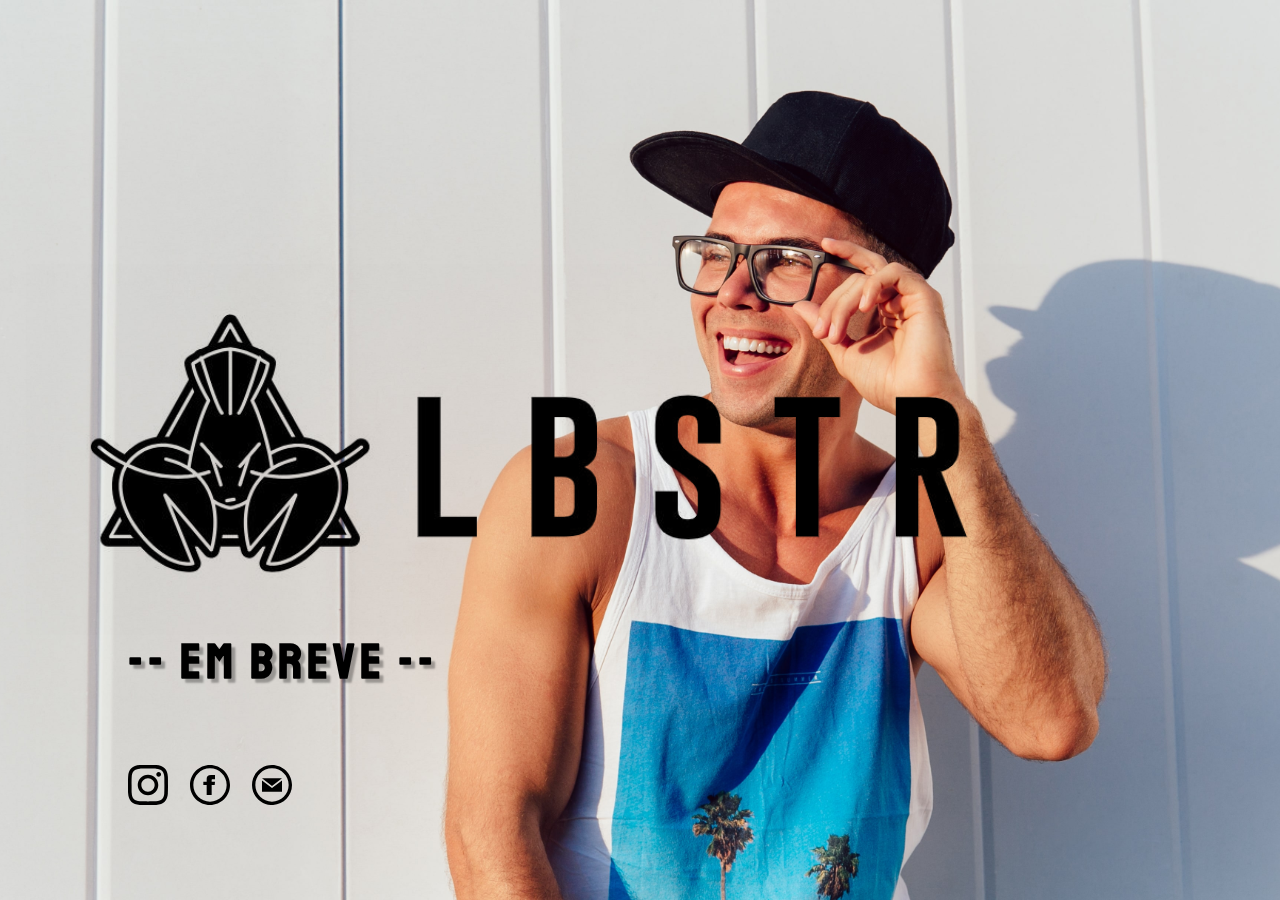
<file: lobster/index.html>
<!doctype html>
<html>
  <head>
    <meta charset="utf-8">
    <title>Lobster</title>

    <meta name="author" content="Lobster">
    <meta name="description" content="Linha completa de bonés, confecção e acessórios originais">
    <meta name="robots" content="index, follow">
    <meta name="viewport" content="width=device-width, initial-scale=1">

    <meta property="og:title" content="Lobster">
    <meta property="og:description" content="Linha completa de bonés, confecção e acessórios originais">
    <meta property="og:image" content="https://abrcoutinho.github.io/lobster/img/cap.jpg">
    <meta property="og:image:type" content="image/jpg">
    <meta property="og:image:width" content="1200">
    <meta property="og:image:height" content="630">
    <meta property='og:url' content="https://abrcoutinho.github.io/lobster">

    <!-- <link rel="icon" type="image/png" href="img/favicon.png" sizes="16x16"> -->

    <style type="text/css">
      @import url('https://fonts.googleapis.com/css?family=Staatliches');

      body { margin: 0; padding: 0; min-height: 100vh; background-image: url("img/lobster.jpg"), url("img/cap.jpg"); background-repeat: no-repeat; background-blend-mode: multiply; background-position: 10% center, center; background-size: 80vw auto, cover; font-family: 'Staatliches', cursive; }
      h1 { display: none; }
      h2 { margin: 0; position: absolute; top: 70vh; left: 10%; font-size: 50px; letter-spacing: 5px; text-shadow: 4px 4px 2px rgba(0,0,0,.3) }
      footer { position: absolute; bottom: 0; left: 0; width: 100vw; height: 15vh; }
      ul { padding: 0 0 0 10%; list-style: none; margin: 0; }
      li { display: inline-block; width: 40px; height: 40px; }
      li a { width: 100%; height: 100%; display: block; }
      li:first-child a { background: url("img/instagram.svg") no-repeat center; background-size: cover; }
      li:nth-child(2) { margin: 0 20px; }
      li:nth-child(2) a { background: url("img/facebook.svg") no-repeat center; background-size: cover; }
      li:nth-child(3) a { background: url("img/email.svg") no-repeat center; background-size: cover; }

      @media only screen and (max-width: 600px) {
        body { background-position: center; background-size: 100vw auto, cover; }
        h2 { width: 100vw; text-align: center; top: 60vh; left: 0; font-size: 10vw; }
        ul { padding: 0; text-align: center; }
      }
    </style>
  </head>

  <body>
    <h1>Lobster caps</h1>
    <h2>-- Em breve --</h2>
    <footer>
      <ul>
        <li><a href="https://www.instagram.com/uselobster/" title="Instagram" target="_blank"></a></li>
        <li><a href="https://www.facebook.com/uselobster/" title="Facebook" target="_blank"></a></li>
        <li><a href="mailto:contato@uselobster.com" title="Email"></a></li>
      </ul>
    </footer>
  </body>

</html>
</file>
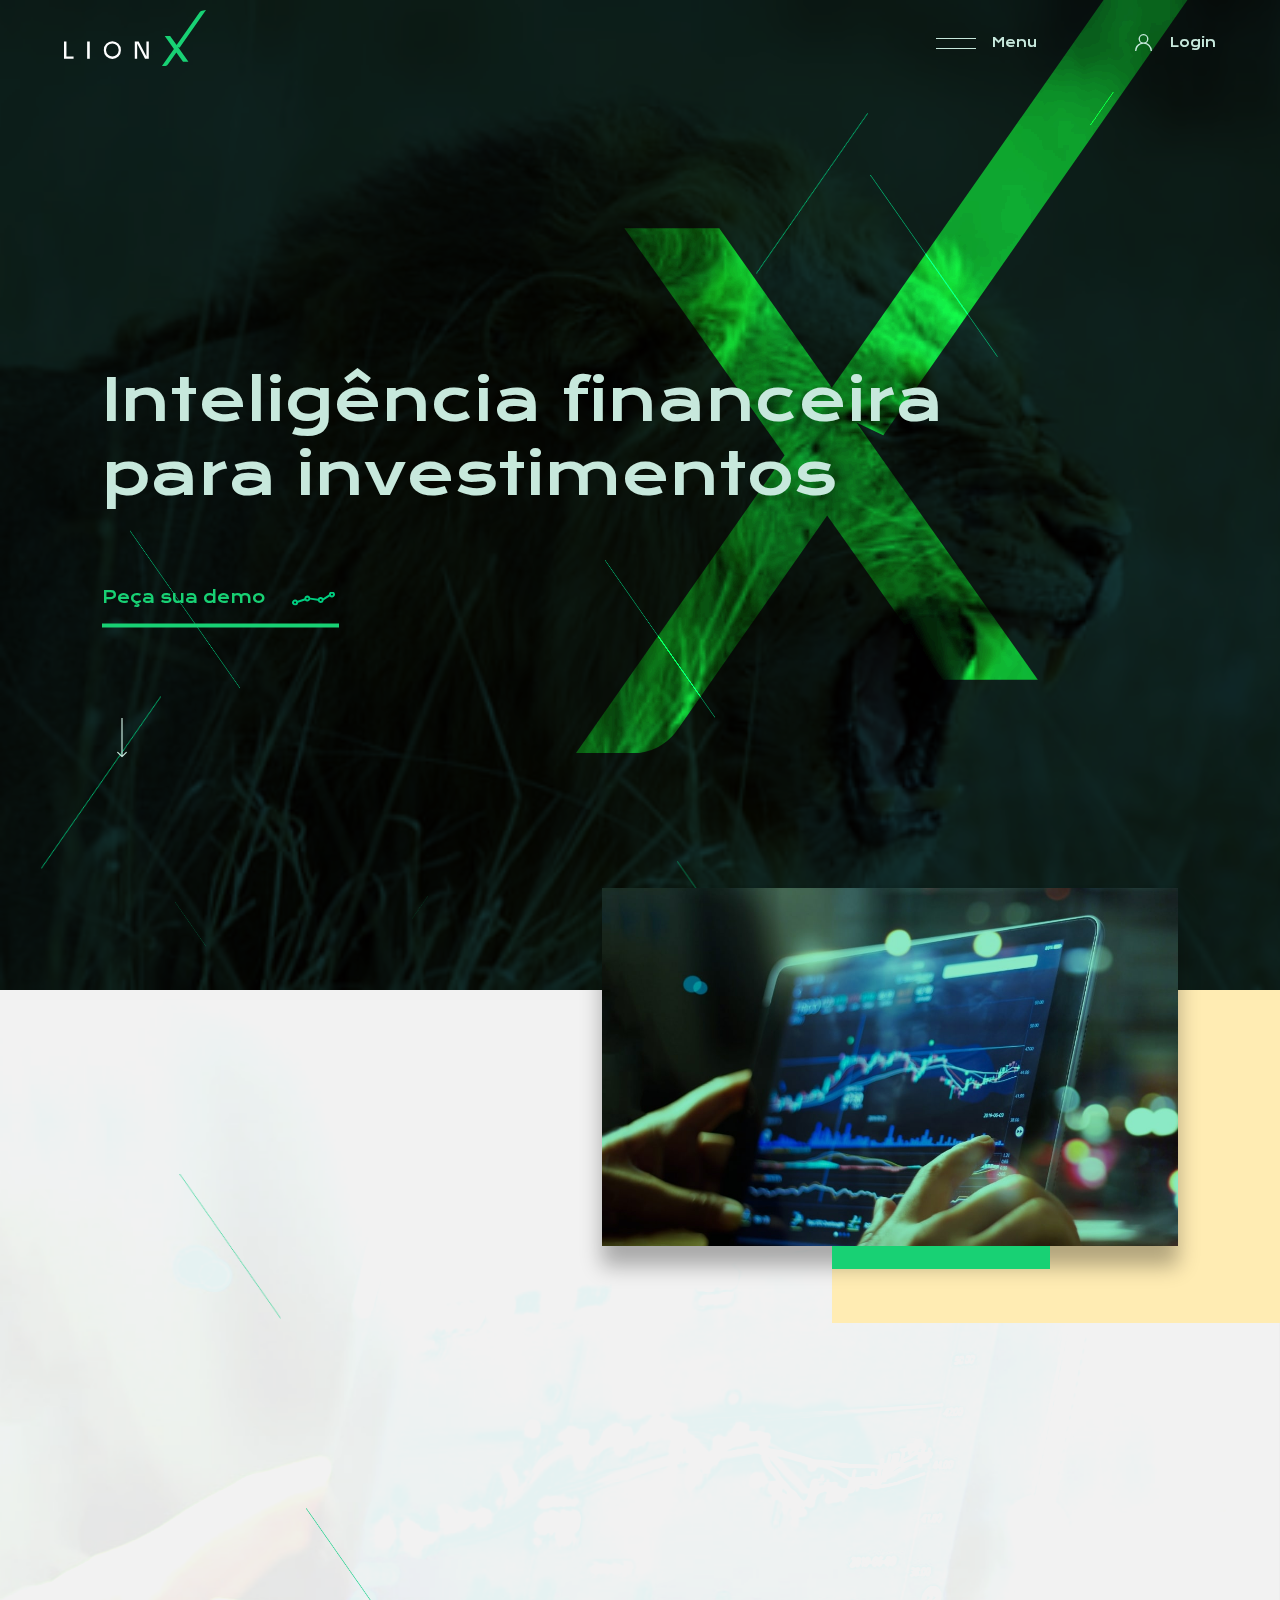
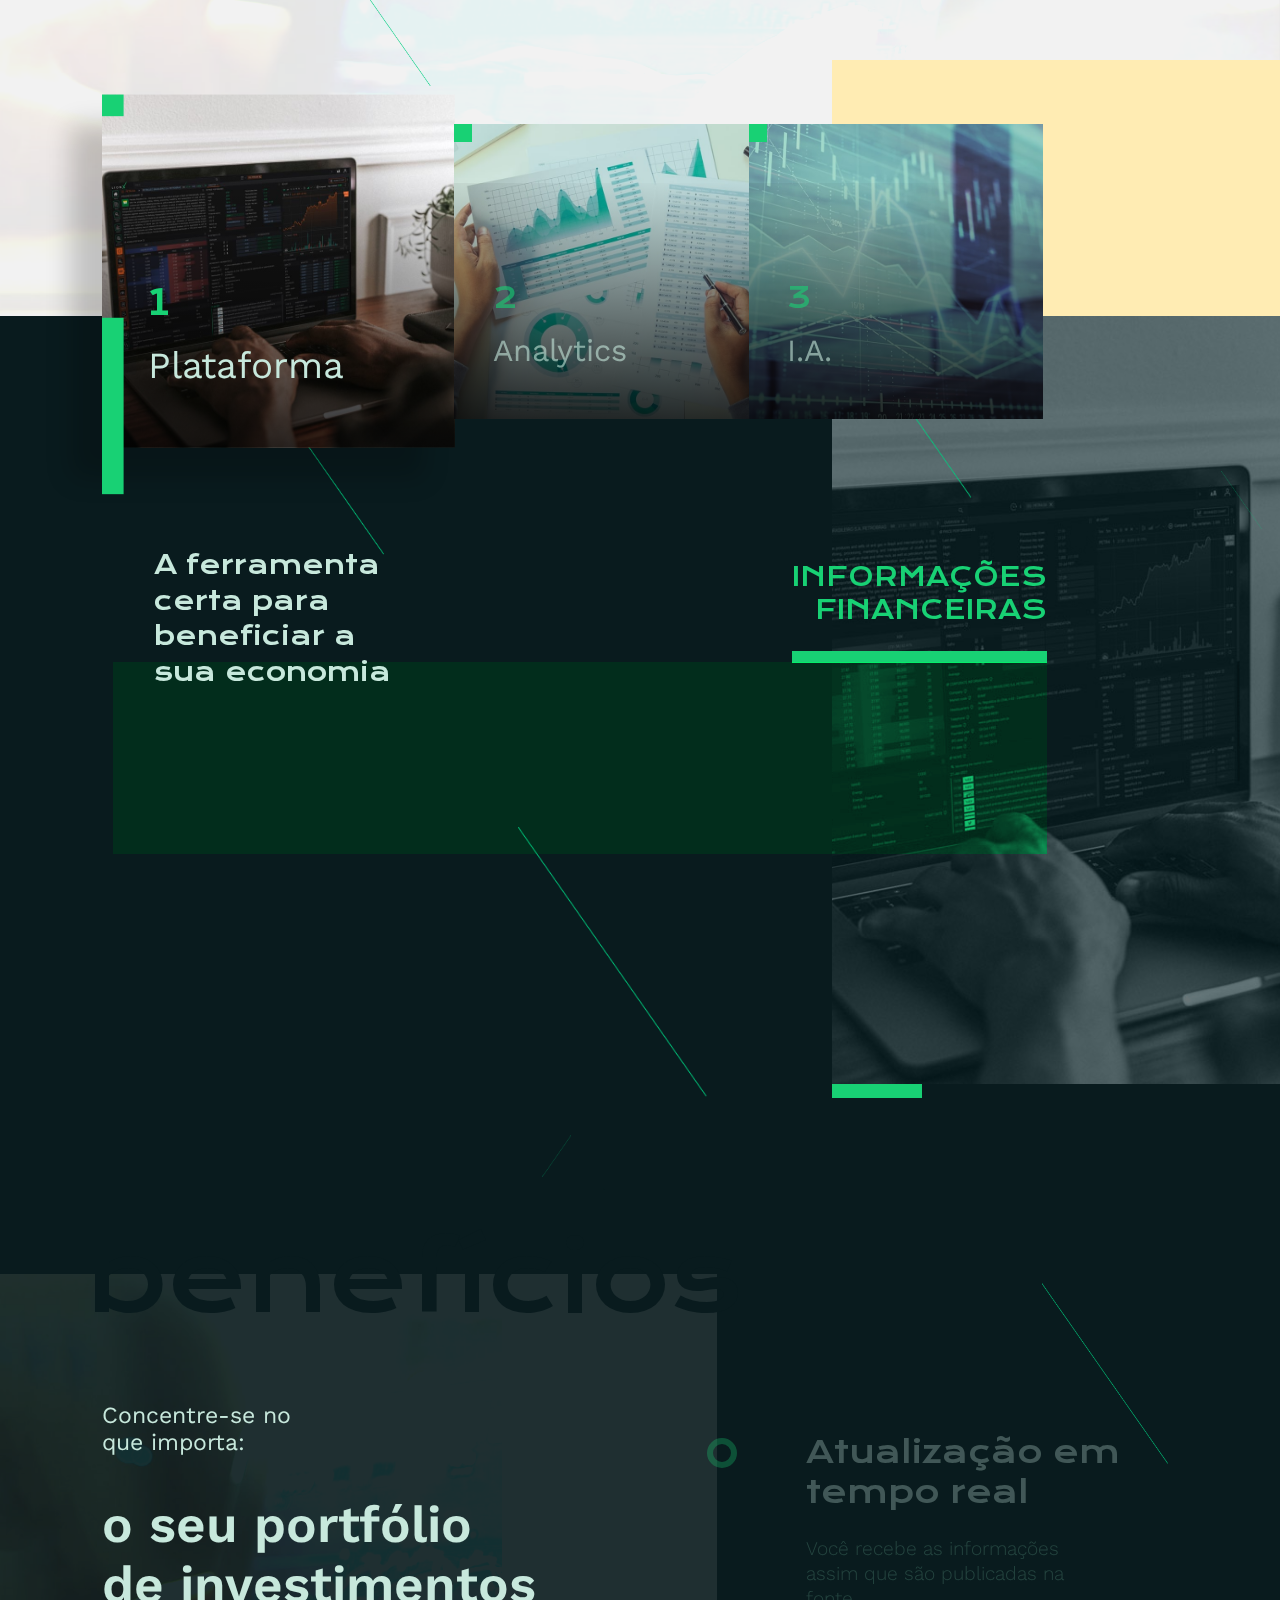
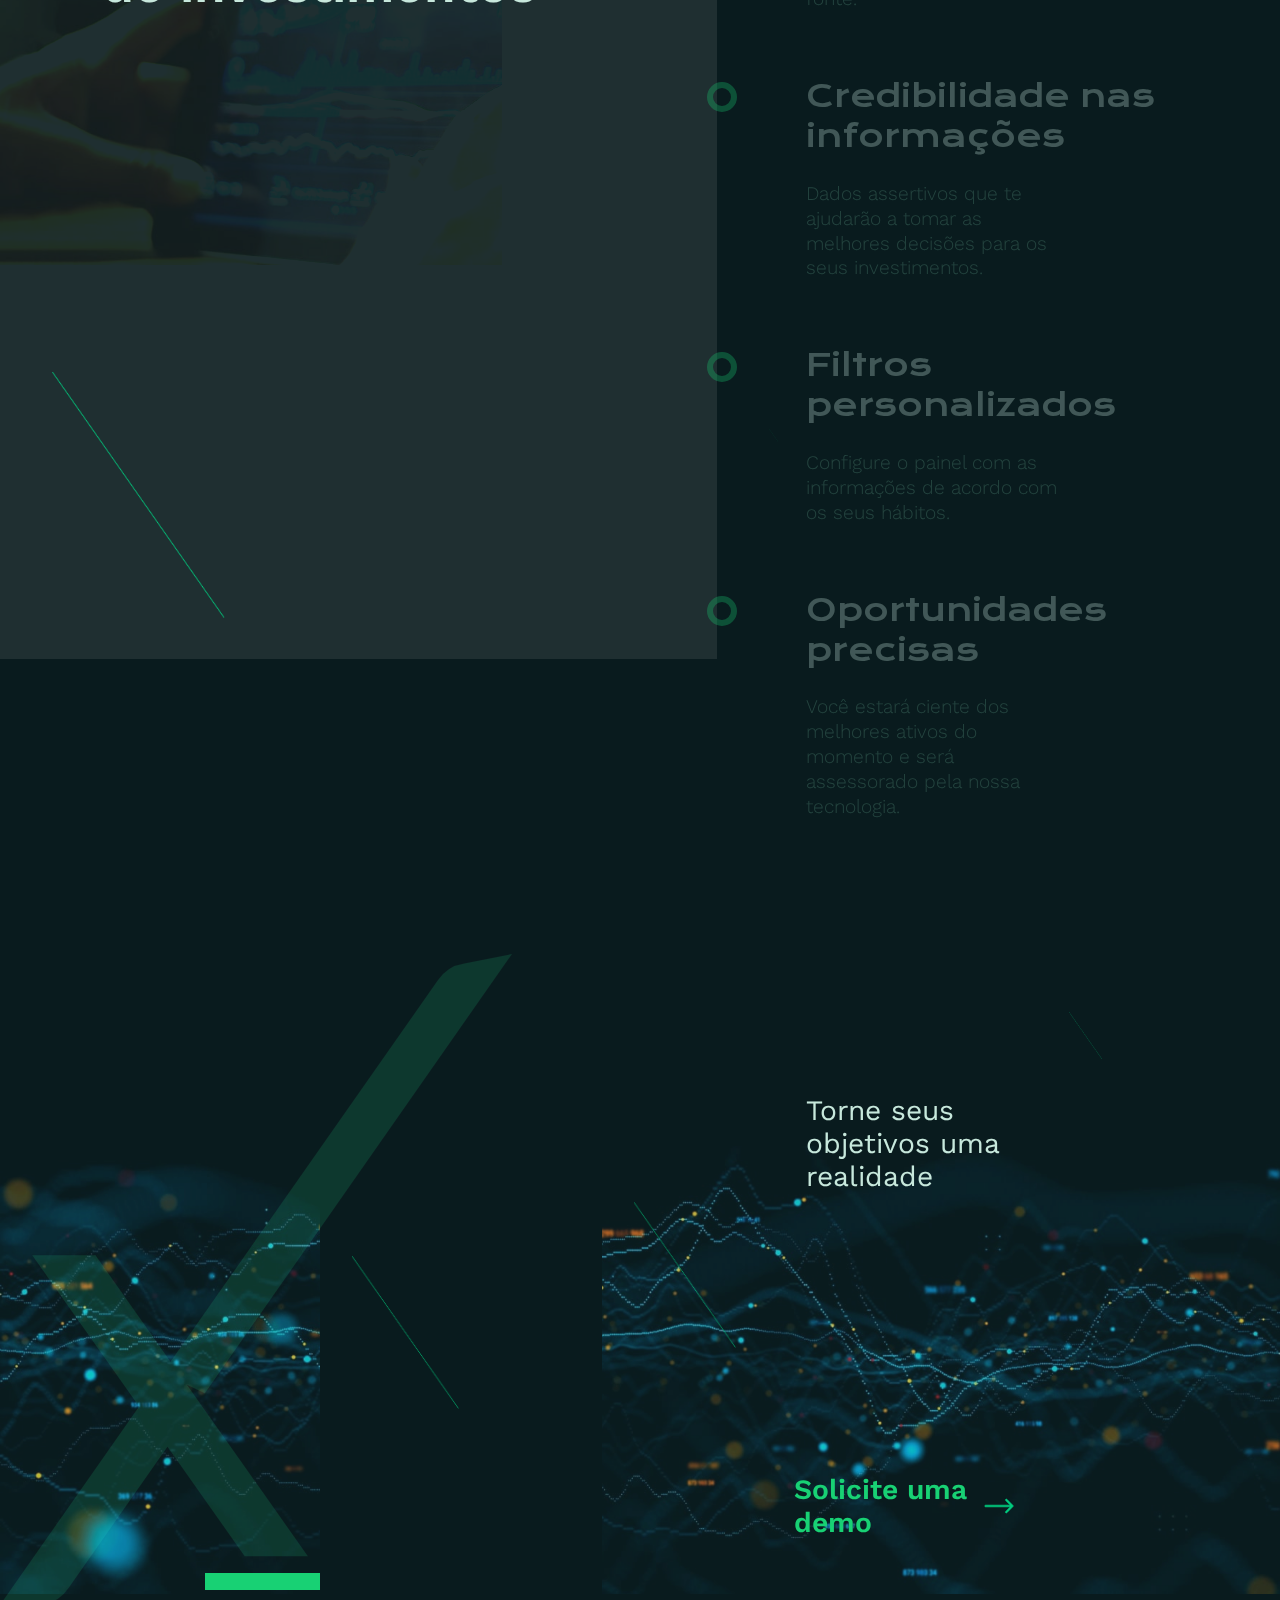
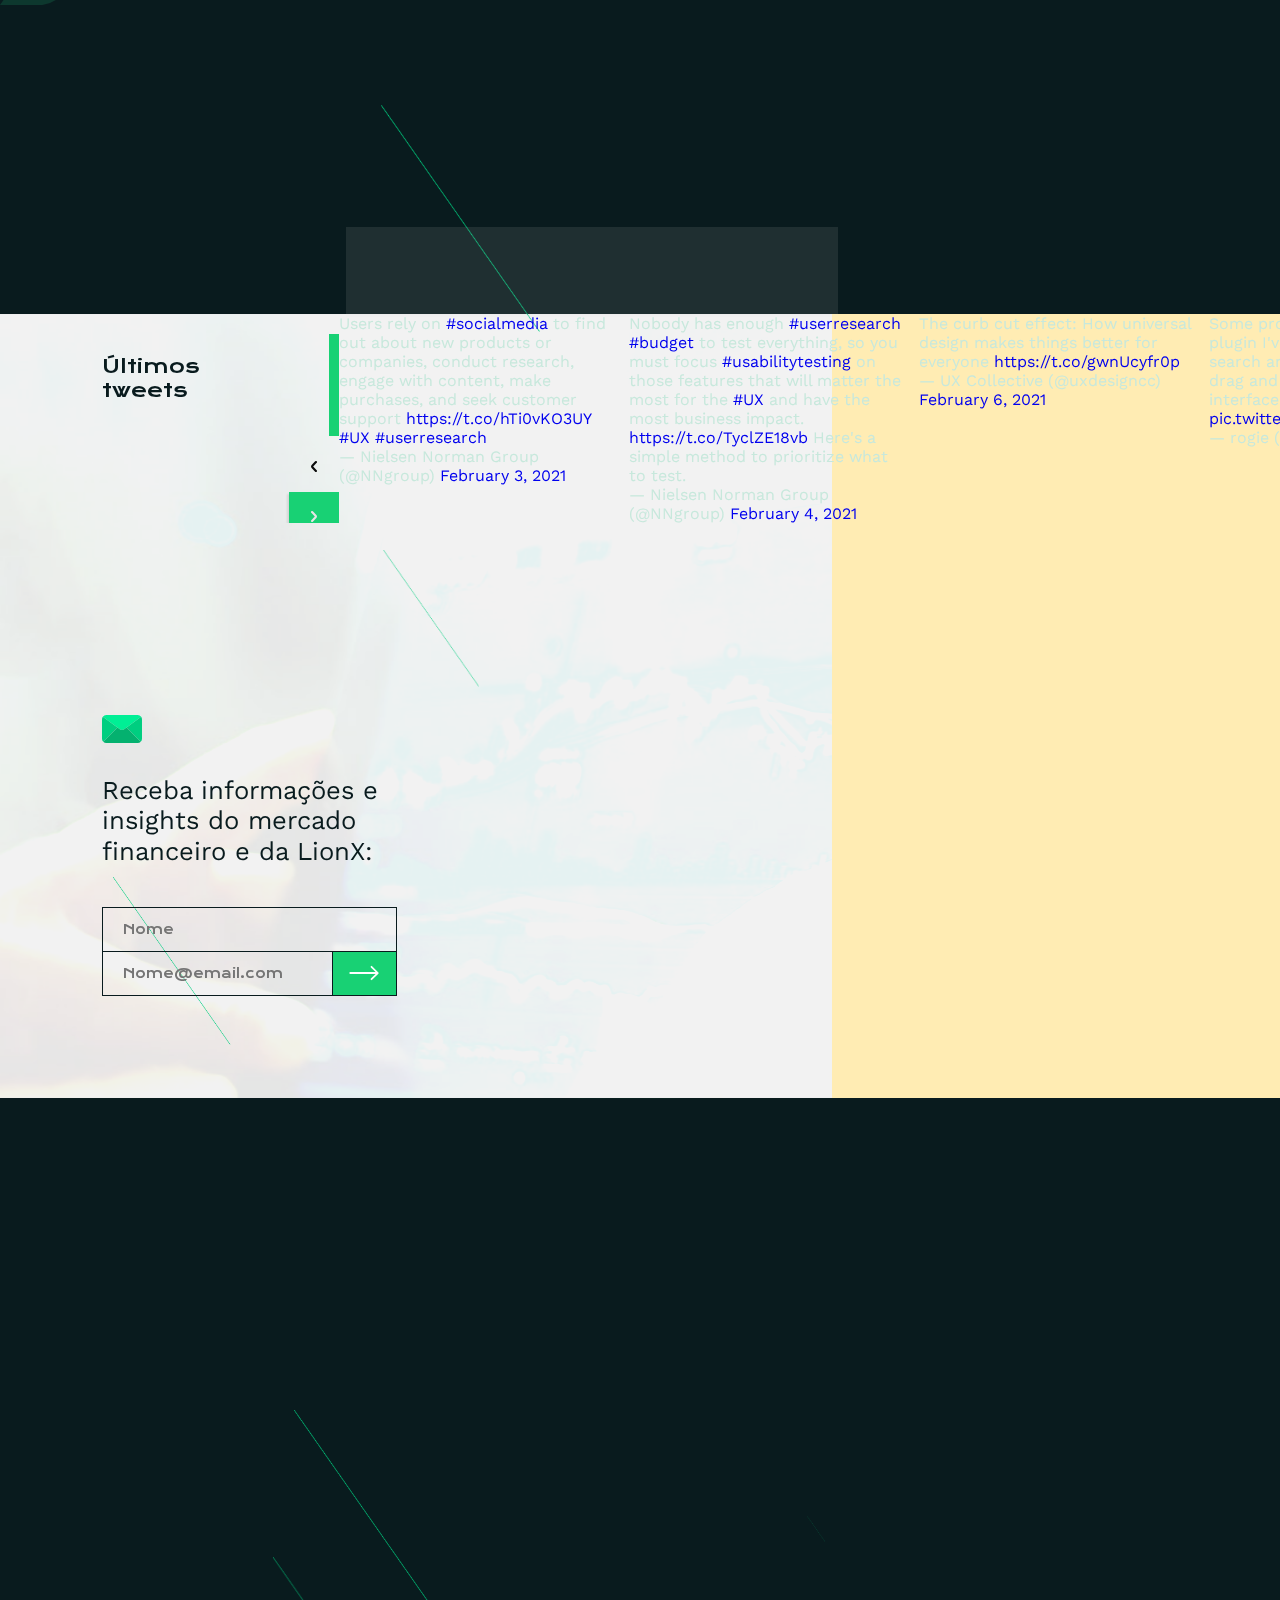
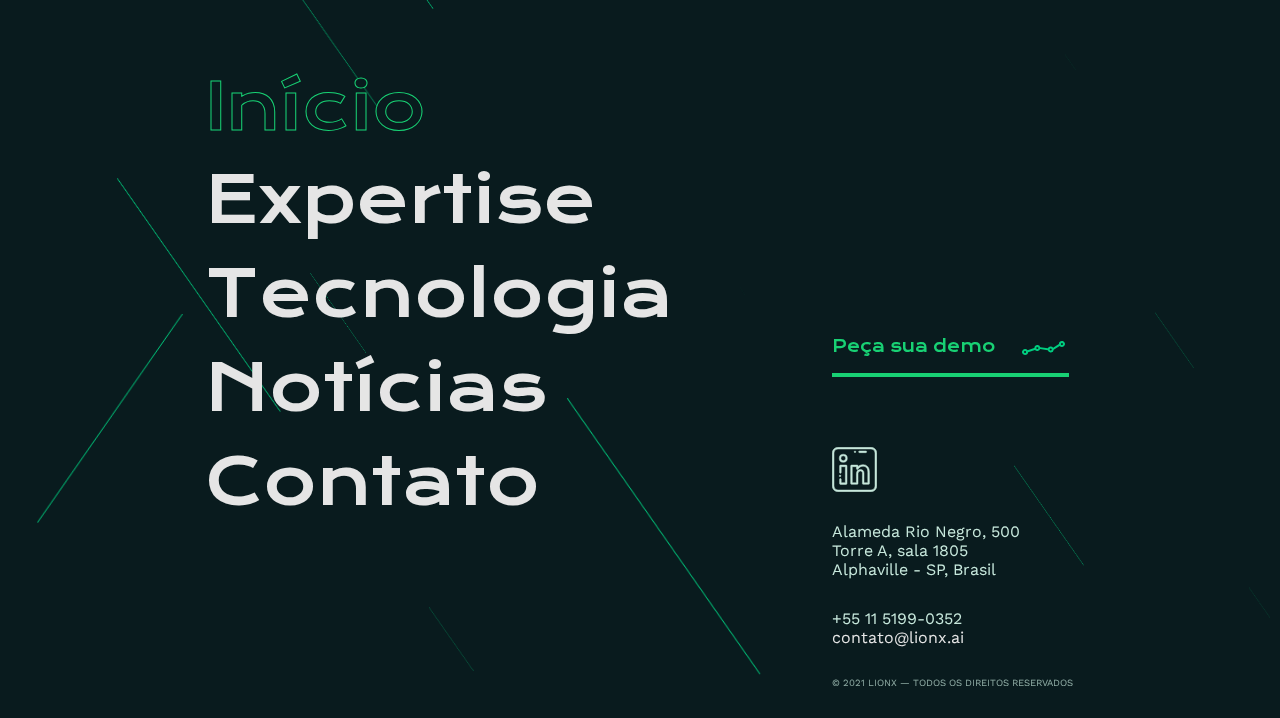
<file: projetos/lionx/index.html>
<!DOCTYPE html>
<html lang="PT-br">
  <head>

  <meta charset="utf-8">
  <title>LionX - Inteligência financeira para investimentos</title>

  <meta name="author" content="LionX">
  <meta name="description" content="">
  <meta name="robots" content="noindex, nofollow">
  <meta name="viewport" content="width=device-width, initial-scale=1">

  <link rel="icon" type="image/png" href="img/fav.png" sizes="16x16">
  <link rel="stylesheet" href="css/layout.css">

  <link rel="canonical" href="http://localhost:4000/">
</head>

  <body>

    <div id="lionx">
  <h1>LionX</h1>

  <!-- Header -->
  <header class="navbar" id="navbar">
    <figure>
      <a href="#" title="LionX">
        <img src="img/lionx.svg" alt="LionX" />
      </a>
    </figure>

    <div>
      <button type="button" id="button-menu"><span>Menu</span></button>
      <button type="button"><span>Login</span></button>
    </div>
  </header>

  <!-- Menu -->
  <div class="menu">
  <ol>
    <li><a href="#" title="Início">Início</a></li>
    <li><a href="#about" title="Expertise">Expertise</a></li>
    <li><a href="#features" title="Tecnologia">Tecnologia</a></li>
    <li><a href="#tweets" title="Notícias">Notícias</a></li>
    <li><a href="#contact" title="Contato">Contato</a></li>
  </ol>

  <div>
    <a href="#demo" title="Peça sua demo" class="button-demo">Peça sua demo</a>
    <a href="https://www.linkedin.com/company/lionx-do-brasil-tecnologia-ltda" title="LinkedIn" target="_blank"></a>

    <address>
      Alameda Rio Negro, 500<br />
      Torre A, sala 1805<br />
      Alphaville - SP, Brasil
    </address>

    <address>
      +55 11 5199-0352<br />
      <a href="mailto:contato@lionx.ai" title="Email">contato@lionx.ai</a>
    </address>

    <small>&copy; 2021 Lionx — todos os direitos reservados</small>
  </div>
</div>

  <!-- Capa -->
  <section id="cover">
    <div>
      <h2>Inteligência financeira <br>para investimentos</h2>
      <a href="#form-demo" title="Peça sua demo" class="button-demo">Peça sua demo</a>
    </div>

    <figure class="cover-x"><!--X--></figure>
  </section>

  <!-- Sobre -->
  <section id="about">
    <h2 class="slide-in align-up">A LionX é bem sucedida em fornecer <b>dados</b>, <b>notícias</b> e <b>insights</b> aos gestores de investimento.</h2>

    <p class="slide-in align-up">Através do processamento de uma variedade de informações do <b>mercado financeiro</b>, apoiamos os investidores em suas tomadas de decisões.</p>

    <a class="button-expand-popup slide-in align-right" href="#about" title="Sobre nós"><span>Sobre nós</span></a>

    <figure><!-- IMG --></figure>

    <div id="about-popup" class="popup">
  <strong>Sobre nós</strong>
  <span>
    <p>
      <em>Somos uma empresa de Inteligência Artificial</em> que utiliza Machine Learning para analisar, refinar e disponibilizar dados que serão usados por tomadores de decisão do mercado financeiro.
    </p>
    <p>
      Sabemos que as mudanças na mesa de operações acontecem em ritmo acelerado, fazendo com que os traders de todo o mundo se adaptem às <b>novas tecnologias</b>, migrando rapidamente para a automação, na intenção de obter os <b>melhores resultados</b> possíveis.
    </p>
  </span>
  <span>
    <p>
      É justamente neste momento que nós entramos, fornecendo <b>dados</b> de alta qualidade, embasados por informações atuais e confiáveis.
    </p>
    <p>
      <em>Preparado para conquistar o mercado? Nós estamos.</em>
    </p>
  </span>
  <button class="close" type="button"><!--close--></button>
</div>
  </section>

  <!-- Caracteristicas -->
  <div id="features">
    <ol>
      <li class="tab is-active" data-target=".tab-plataforma">
        <button><span>Plataforma</span></button>
      </li>
      <li class="tab" data-target=".tab-analytics">
        <button><span>Analytics</span></button>
      </li>
      <li class="tab" data-target=".tab-ia">
        <button><span>I.A.</span></button>
      </li>
    </ol>

    <!-- Plataforma -->
    <article class="tab-content tab-plataforma is-active">
      <h2>A ferramenta certa para beneficiar a sua economia</h2>
      <p class="slide-in align-up">
        Tenha acesso a uma grande variedade de dados para <em>monitorar</em> mercados globais, <em>pesquisar</em> empresas públicas e privadas, gerar <em>relatórios</em> e insights.
      </p>
      <a class="details slide-in align-up" href="#features" title="Mais detalhes">Mais detalhes</a>

      <div class="features-list">
        <div class="feature-item"><h3>informações <br>financeiras</h3></div>
        <div class="feature-item"><h3>filtros <br>personalizados</h3></div>
        <div class="feature-item"><h3>dívidas <br><br></h3></div>
        <div class="feature-item"><h3>informações de <br>propriedade</h3></div>
      </div>

    </article>

    <!-- Analytics -->
    <article class="tab-content tab-analytics">
      <h2>Uma análise completa dos dados e estatísticas</h2>
      <p>
        Eficaz na descoberta, interpretação e comunicação de padrões significativos em dados. Customizado para as suas necessidades de negócios, tudo o que você precisa para uma tomada de decisão promissora.
      </p>
      <a href="#features" class="details" title="Mais detalhes">Mais detalhes</a>

      <div class="features-list">
        <div class="feature-item"><h3>integração <br>de dados</h3></div>
        <div class="feature-item"><h3>estimativas <br><br></h3></div>
        <div class="feature-item"><h3>benchmarks <br><br></h3></div>
        <div class="feature-item"><h3>avaliação <br>de crédito</h3></div>
      </div>
    </article>

    <!-- I.A. -->
    <article class="tab-content tab-ia">
      <h2>Inteligência Artificial: o futuro do mercado</h2>
      <p>
        Aprendizado de máquina, planejamento e resolução de problemas em seu favor, garantindo decisões baseadas em dados.
      </p>
      <a href="#features" class="details" title="Mais detalhes">Mais detalhes</a>

      <div class="features-list">
        <div class="feature-item"><h3>alertas de <br>movimento</h3></div>
        <div class="feature-item"><h3>análise de <br>sentimentos</h3></div>
        <div class="feature-item"><h3>pontos de <br>inflexão</h3></div>
        <div class="feature-item"><h3>Smart <br>Sinônimos</h3></div>
        <div class="feature-item"><h3>classificação <br>de relevância</h3></div>
        <div class="feature-item"><h3>comparação de <br>blackline</h3></div>
        <div class="feature-item"><h3>estratégias <br><br></h3></div>
      </div>
    </article>

    <!-- Popup mais detalhes sobre a plataforma -->
<div class="popup popup-plataforma">
  <div>
    <span>
      <strong>Conectividade de Dados Globais para acelerar suas tomadas de decisão.</strong>
      <p>
        A <b>Plataforma LionX</b> permite que você analise os dados de fusões e aquisições, encontrando informações importantes para determinar possíveis tendências anunciadas, acompanhando o que as empresas estão buscando para aumentar rapidamente o capital com conectividade de dados.
      </p>
      <p>
        Implemente com facilidade dados em sua infraestrutura e fluxos de trabalho, utilizando tecnologia aberta e flexível com customizações por meio de API’s, desenvolvidas exclusivamente para seu negócio e disponíveis na Plataforma LionX.
      </p>
      <p>
        Acesse dados de benchmark, inteligência econômica, dados de preços e dados agregados de mercado para criar padrões de analises e gerenciar riscos.
      </p>
      <p>
        A cobertura abrangente dos valores de referência de patrimônio e renda fixa oferece repertório de conteúdo e escala para atender às suas necessidades de dados qualificados.
      </p>
    </span>

    <span>
      <strong>Dados do Mercado</strong>
      <p>
        <b>É preciso ter os dados certos para simplificar as estratégias de negociação.</b>
      </p>
      <p>
        Uma cadeia de dados bem estrutura causa um grande impacto no resultado final da organização, reduzindo o custo total do produto e proporcionando vantagens competitivas.
      </p>
      <p>
        Os dados da Plataforma LionX passam por verificações e atualizações contínuas, acompanhando a evolução do mercado financeiro.
      </p>
      <p>
        <em>Dados News</em>
        Notícias financeiras, movimentação do mercado e insights gerados por mais de milhares jornalistas do mundo inteiro, englobando todas as classes de ativos.
      </p>
      <p>
        <em>Dados Econômicos</em>
        Desde dados macros e micros, além do acesso a uma coleção de conteúdo econômico, social e político com foco nos fatores que afetam os marcados globais.
      </p>
      <p>
        <em>Dados de Preços Globais</em>
        Análises globais, termos e condições dos preços de vários ativos com o histórico mais longo e disponível de dados provenientes de mais de 5.000 fontes.
      </p>
      <p>
        <em>Dados e Pesquisas de Commodities</em>
        Acesse os maiores repositórios de energia mundial, dados de preços, insights e previsões sobre mudanças no mercado.
      </p>
      <p>
        <em>Dados de Fundos</em>
        Classificações de dados de desempenho de fundos, ferramentas analíticas e comentários, abrangendo milhares de investimentos coletivos em diversos países.
      </p>
      <p>
        <em>Dados Históricos</em>
        Banco de dados financeiros em série temporal, carregado com décadas de informações. Cobertura de todas empresas com capital aberto em qualquer país.
      </p>
      <p>
        <em>Fundamentos da Empresa</em>
        Dados mais abrangentes, cobrindo todo valor do mercado global, em qualquer país com acesso direto ao registro de fontes para fins de verificação.
      </p>
      <p>
        <em>Pesquisa Singular em Tempo Real</em>
        Acervo de relatórios de pesquisa, coletados em milhares de provedores ativos em diversos países.
      </p>
      <p>
        <em>Estimativas</em>
        Cobertura de milhares de empresas em diversos países. Acesse análises granulares específicas em qualquer setor.
      </p>
      <p>
        <em>Investment Banking</em>
        Dados de transações de bancos de investimento e cobertura de Ofertas Públicas (IPO), disponibilizando milhões de transações já anunciadas em diversas nações nos últimos 50 anos.
      </p>
      <dl>
        <dt>Todas Classes de Ativos Disponibilizados:</dt>
        <dd>Commodities</dd>
        <dd>Agriculture</dd>
        <dd>Energy</dd>
        <dd>Metais</dd>
        <dd>Equities</dd>
        <dd>Fixed Income</dd>
        <dd>FX</dd>
      </dl>
    </span>

    <span>
      <strong>Ultrapasse os adversários com as vantagens da plataforma LionX e chegue na frente.</strong>
      <p>
        <em>Gráficos</em>
        Integre gráficos com recursos de busca e outras funções essenciais que vão ajudar você a agir com inteligência, mediante a uma grande quantidade de informações.
      </p>
      <p>
        <em>Pesquisas Inteligentes</em>
        Identifique as informações com simplicidade e rapidez, usando termos claros e de fácil entendimento para conseguir respostas preciosas.
      </p>
      <p>
        <em>Alertas</em>
        Disponíveis para uma série de conteúdos, essa função permite personalização para alertas de ações, fundos hedge, entre outros.
      </p>
      <p>
        <em>LionX Excel</em>
        Acesse e exiba conteúdos onde você quiser, criando modelos exclusivos de Excel com facilidade de exibição em Word e Power Point.
      </p>
      <p>
        <em>LionX API´s</em>
        Consulte facilmente conteúdos usando API´s com linguagem de programação como Java ou .Net ou extensão para Python.
      </p>
    </span>  
  </div>

  <button class="close" type="button"><!--close--></button>
</div>
    <!-- Popup mais detalhes sobre Analytics -->
<div class="popup popup-analytics">
  <div>
    <span>
      <strong>Explore o poder de dados diferenciados na Plataforma LionX</strong>
      <p><b>
        Análise proprietária, juntamente com dados e ferramentas personalizáveis, coloca o comando nas suas mãos, permitindo que você navegue por mercados globais complexos e aproveite as oportunidades.
      </b></p>
      <p>
        <em>Integração de dados</em>
        Específicos do setor, avaliações de preços, insights de mercado com análise proprietária.
      </p>
      <p>
        <em>Inteligência essencial para um mundo em transformação</em>
        Presença global, anos de experiência e amplitude de recursos.
      </p>
      <p>
        <em>Informações significativas</em>
        Baseado em informações relevantes para ter uma imagem clara dos mercados mundiais e tomar decisões com convicção e sem adivinhação.
      </p>
      <p>
        <em>Pesquisa e Comentário</em>
        Perspectivas perspicazes e acionáveis ​​sobre eventos que moldam o cenário financeiro e de commodities em constante mudança.
      </p>
      <p>
        <em>Benchmarks</em>
        Principais indicadores econômicos que fornecem transparência nos mercados globais de crédito, dívida, ações e commodities
      </p>
      <p>
        <em>Avaliação de crédito</em>
        Classificações de crédito globais confiáveis ​​para projetar credibilidade e ajudar os investidores a tomar decisões.
      </p>
    </span>  
  </div>

  <button class="close" type="button"><!--close--></button>
</div>
    <!-- Popup mais detalhes sobre Analytics -->
<div class="popup popup-ia">
  <div>
    <span>
      <strong>Amplie seu poder cerebral com Inteligência Artificial para pesquisas de nível superior</strong>
      <p>
        <em>Economia de tempo</em>
        Reduza o ruído com a pesquisa ágil e inteligente que leva você aos dados certos em segundos.
      </p>
      <p>
        <em>Diminuição de riscos</em>
        Dimunua o risco de perdas, visão que move o mercado. Veja novos desenvolvimentos relevantes com alertas e seja um dos primeiros a agir.
      </p>
      <p>
        <em>Abrace a Inteligência Aritificial</em>
        Melhore o seu trabalho com a tecnologia de IA líder do setor, incluindo uma interface fácil de usar disponível em todos os navegadores ou dispositivos móveis.
      </p>
      <p>
        <em>Gere ideias</em>
        Analise instantaneamente as conversas do mercado em busca de insights.
      </p>
      <p>
        <em>Antecipe tendências</em>
        Fique por dentro das mudanças críticas que afetam as empresas privadas e públicas.
      </p>
    </span>

    <span>
      <strong>Elabore táticas sofisticadas, envolva os adversários, avance no game</strong>
      <dl>
        <dd>Capture sinais em movimento do mercado</dd>
        <dd>Analise sentimentos</dd>
        <dd>Aplique uma poderosa análise de sentimentos às transcrições de ganhos</dd>
        <dd>Obtenha pontuação de sentimento avançada</dd>
        <dd>Identifique pontos de inflexão rapidamente</dd>
        <dd>Veja mudanças de opinião em relação aos trimestres anteriores</dd>
        <dd>Descubra pontos de dados ocultos com a tecnologia Smart Sinônimos e não perca nenhum dado ao analisar registros, transcrições, notícias e pesquisas</dd>
      </dl>

      <dl>
        <dt>Mais performance, mais resultados, mais análises. Menos oportunidades perdidas</dt>
        <dd>Busca Rápida</dd>
        <dd>Classificação da Relevância</dd>
        <dd>Classificação de Resultados</dd>
        <dd>Obtenção imediata de documentos sobre qualquer tema ou tópico</dd>
        <dd>Comparação de Blackline</dd>
        <dd>Comparação instantânea, adições, exclusões e alterações</dd>
      </dl>
    </span>  
  </div>

  <button class="close" type="button"><!--close--></button>
</div>
  </div>

  <!-- Benefícios -->
  <section id="benefits">
    <header>
      <h2>Benefícios</h2>
      <small>Concentre-se no que importa:</small>
      <strong>o seu portfólio de investimentos</strong>
    </header>

    <figure class="slide-in align-left"><!-- IMG --></figure>

    <ul>
      <li class="slide-in fade">
        <h3>Atualização em tempo real</h3>
        <h4>Você recebe as informações assim que são publicadas na fonte.</h4>
      </li>
      <li class="slide-in fade">
        <h3>Credibilidade nas informações</h3>
        <h4>Dados assertivos que te ajudarão a tomar as melhores decisões para os seus investimentos.</h4>
      </li>
      <li class="slide-in fade">
        <h3>Filtros personalizados</h3>
        <h4>Configure o painel com as informações de acordo com os seus hábitos.</h4>
      </li>
      <li class="slide-in fade">
        <h3>Oportunidades precisas</h3>
        <h4>Você estará ciente dos melhores ativos do momento e será assessorado pela nossa tecnologia.</h4>
      </li>
    </ul>
  </section>

  <!-- Demo -->
  <section id="demo">
    <small>Torne seus objetivos uma realidade</small>
    <a href="#demo" title="Peça sua demo" class="button-demo">
      <strong class="slide-in align-left demo-tilt">Sua nova vida financeira começa aqui</strong>
      <h2>Solicite uma demo</h2>
    </a>
  </section>

  <span class="grey-background">

    <!-- Tweets -->
    <div id="tweets">
      <strong>Últimos tweets</strong>
      <div class="carousel">

        <div>
  <blockquote class="twitter-tweet"><p lang="en" dir="ltr">Users rely on <a href="https://twitter.com/hashtag/socialmedia?src=hash&amp;ref_src=twsrc%5Etfw">#socialmedia</a> to find out about new products or companies, conduct research, engage with content, make purchases, and seek customer support <a href="https://t.co/hTi0vKO3UY">https://t.co/hTi0vKO3UY</a> <a href="https://twitter.com/hashtag/UX?src=hash&amp;ref_src=twsrc%5Etfw">#UX</a> <a href="https://twitter.com/hashtag/userresearch?src=hash&amp;ref_src=twsrc%5Etfw">#userresearch</a></p>&mdash; Nielsen Norman Group (@NNgroup) <a href="https://twitter.com/NNgroup/status/1356996367474974726?ref_src=twsrc%5Etfw">February 3, 2021</a></blockquote> <script async src="https://platform.twitter.com/widgets.js" charset="utf-8"></script>
</div>

<div>
  <blockquote class="twitter-tweet"><p lang="en" dir="ltr">Nobody has enough <a href="https://twitter.com/hashtag/userresearch?src=hash&amp;ref_src=twsrc%5Etfw">#userresearch</a> <a href="https://twitter.com/hashtag/budget?src=hash&amp;ref_src=twsrc%5Etfw">#budget</a> to test everything, so you must focus <a href="https://twitter.com/hashtag/usabilitytesting?src=hash&amp;ref_src=twsrc%5Etfw">#usabilitytesting</a> on those features that will matter the most for the <a href="https://twitter.com/hashtag/UX?src=hash&amp;ref_src=twsrc%5Etfw">#UX</a> and have the most business impact. <a href="https://t.co/TyclZE18vb">https://t.co/TyclZE18vb</a> Here&#39;s a simple method to prioritize what to test.</p>&mdash; Nielsen Norman Group (@NNgroup) <a href="https://twitter.com/NNgroup/status/1357358755793534977?ref_src=twsrc%5Etfw">February 4, 2021</a></blockquote> <script async src="https://platform.twitter.com/widgets.js" charset="utf-8"></script>
</div>

<div>
  <blockquote class="twitter-tweet"><p lang="en" dir="ltr">The curb cut effect: How universal design makes things better for everyone <a href="https://t.co/gwnUcyfr0p">https://t.co/gwnUcyfr0p</a></p>&mdash; UX Collective (@uxdesigncc) <a href="https://twitter.com/uxdesigncc/status/1358146950797918208?ref_src=twsrc%5Etfw">February 6, 2021</a></blockquote> <script async src="https://platform.twitter.com/widgets.js" charset="utf-8"></script>
</div>

<div>
  <blockquote class="twitter-tweet"><p lang="en" dir="ltr">Some progress on my Figma Tips plugin I&#39;ve been developing. You can search and play tips right in Figma, drag and drop them in your interface and play later... <a href="https://t.co/dKw1mr6Q3e">pic.twitter.com/dKw1mr6Q3e</a></p>&mdash; rogie (@rogie) <a href="https://twitter.com/rogie/status/1357776892896497667?ref_src=twsrc%5Etfw">February 5, 2021</a></blockquote> <script async src="https://platform.twitter.com/widgets.js" charset="utf-8"></script>
</div>

<div>
  <blockquote class="twitter-tweet"><p lang="en" dir="ltr">Do, then Think <a href="https://t.co/plZOgWKx73">https://t.co/plZOgWKx73</a></p>&mdash; UX Collective (@uxdesigncc) <a href="https://twitter.com/uxdesigncc/status/1358079505815003142?ref_src=twsrc%5Etfw">February 6, 2021</a></blockquote> <script async src="https://platform.twitter.com/widgets.js" charset="utf-8"></script>
</div>

<div>
  <blockquote class="twitter-tweet"><p lang="en" dir="ltr">⭐️ UX101: Building Data-Driven User Journeys <a href="https://t.co/1vYO06mqzE">https://t.co/1vYO06mqzE</a> <a href="https://t.co/Pe0GIIbr0z">pic.twitter.com/Pe0GIIbr0z</a></p>&mdash; UX Booth (@UXBooth) <a href="https://twitter.com/UXBooth/status/1095714422780248070?ref_src=twsrc%5Etfw">February 13, 2019</a></blockquote> <script async src="https://platform.twitter.com/widgets.js" charset="utf-8"></script>
</div>

<div>
  <blockquote class="twitter-tweet"><p lang="en" dir="ltr">Love this non-intuitive advice for reducing bias in UX research: “let your findings sit for a spell. Work on something else for just long enough to forget who said what.” <a href="https://twitter.com/uxmatters?ref_src=twsrc%5Etfw">@uxmatters</a> <a href="https://t.co/ZgXCw2EvxK">https://t.co/ZgXCw2EvxK</a></p>&mdash; Tania Schlatter (@taniaschlatter) <a href="https://twitter.com/taniaschlatter/status/1355551284670193667?ref_src=twsrc%5Etfw">January 30, 2021</a></blockquote> <script async src="https://platform.twitter.com/widgets.js" charset="utf-8"></script>
</div>

<div>
  <blockquote class="twitter-tweet"><p lang="en" dir="ltr">UX Inspirations from a LEGO Instructional Booklet (via <a href="https://twitter.com/uxmatters?ref_src=twsrc%5Etfw">@UXMatters</a>): <a href="https://t.co/2TRFqApOPn">https://t.co/2TRFqApOPn</a> <a href="https://t.co/a0cxLlPLU7">pic.twitter.com/a0cxLlPLU7</a></p>&mdash; Loop11 (@Loop11) <a href="https://twitter.com/Loop11/status/1352665337406304257?ref_src=twsrc%5Etfw">January 22, 2021</a></blockquote> <script async src="https://platform.twitter.com/widgets.js" charset="utf-8"></script>
</div>

      </div>
    </div>

    <!-- Contato -->
    <div id="contact">
       <form class="form-newsletter">
  <p>Receba informações e insights do mercado financeiro e da LionX:</p>
  <fieldset>
    <input type="text" name="Nome" placeholder="Nome" pattern="[A-Za-z\s]+$" required />
    <input type="email" name="Email" placeholder="Nome@email.com" pattern="[a-z0-9._%+-]+@[a-z0-9.-]+\.[a-z]{2,4}$" required />
    <input type="submit" value="" />
  </fieldset>
</form>

      <a class="button-expand-popup slide-in align-right" href="#contact" title="Conta to"><span>Contato</span></a>
      <figure class="slide-in align-up">
        <figcaption>
          Alameda Rio Negro, 500<br>
          Torre A, sala 1805<br>
          Alphaville - SP, Brasil<br><br>
          +55 11 5199-0352<br>
          <a href="mailto:contato@lionx.ai" title="Email">contato@lionx.ai</a>
        </figcaption>
      </figure>

      <form id="contact-popup">
  <strong>Contato</strong>

  <fieldset>
    <p>Estamos sempre abertos a abraçar os seus desafios</p>
    <input type="text" name="Nome" placeholder="Nome" pattern="[A-Za-z\s]+$" required /><br>
    <input type="email" name="Email" placeholder="Email" pattern="[a-z0-9._%+-]+@[a-z0-9.-]+\.[a-z]{2,4}$" required /><br>
    <input type="tel" placeholder="Telefone" pattern="[0-9]+$" maxlength="18" name="Phone" /><br>
    <textarea placeholder="Mensagem" required=""></textarea><br>
    <input type="submit" value="Enviar" />
  </fieldset>

  <button class="close" type="button"><!--close--></button>
</form>
    </div>
  </span>

  <div id="particles-js" class="particle-js"></div>
  <div id="particles2"></div>

  <div id="form-demo">
  <form>
    <strong>Plataforma LionX</strong>
    <p>Solicite uma versão demonstrativa:</p>

    <fieldset>
      <input type="text" name="Nome" placeholder="Nome *" pattern="[A-Za-z\s]+$" required /><br>
      <input type="email" name="Email" placeholder="Email *" pattern="[a-z0-9._%+-]+@[a-z0-9.-]+\.[a-z]{2,4}$" required /><br>
      <input type="tel" placeholder="Telefone *" pattern="[0-9]+$" maxlength="18" name="Phone" /><br>
      <input type="text" name="Empresa" placeholder="Empresa" /><br>
      <input type="submit" value="Peça sua demo" />
    </fieldset>

    <button class="close" type="button"><!--close--></button>
  </form>
</div>
  <div class="menu">
  <ol>
    <li><a href="#" title="Início">Início</a></li>
    <li><a href="#about" title="Expertise">Expertise</a></li>
    <li><a href="#features" title="Tecnologia">Tecnologia</a></li>
    <li><a href="#tweets" title="Notícias">Notícias</a></li>
    <li><a href="#contact" title="Contato">Contato</a></li>
  </ol>

  <div>
    <a href="#demo" title="Peça sua demo" class="button-demo">Peça sua demo</a>
    <a href="https://www.linkedin.com/company/lionx-do-brasil-tecnologia-ltda" title="LinkedIn" target="_blank"></a>

    <address>
      Alameda Rio Negro, 500<br />
      Torre A, sala 1805<br />
      Alphaville - SP, Brasil
    </address>

    <address>
      +55 11 5199-0352<br />
      <a href="mailto:contato@lionx.ai" title="Email">contato@lionx.ai</a>
    </address>

    <small>&copy; 2021 Lionx — todos os direitos reservados</small>
  </div>
</div>

</div>

    <!-- jQuery -->
<script src="https://ajax.googleapis.com/ajax/libs/jquery/3.5.1/jquery.min.js"></script>
<!-- Slick carousel -->
<script type="text/javascript" src="js/slick.min.js"></script>
<!-- Particles -->
<script type="text/javascript" src="js/particles.min.js"></script>
<!-- Tilt -->
<script type="text/javascript"  src="js/tilt.jquery.js"></script>
<!-- Scripts -->
<script type="text/JavaScript" src="js/scripts.js"></script>

  </body>
</html>
</file>
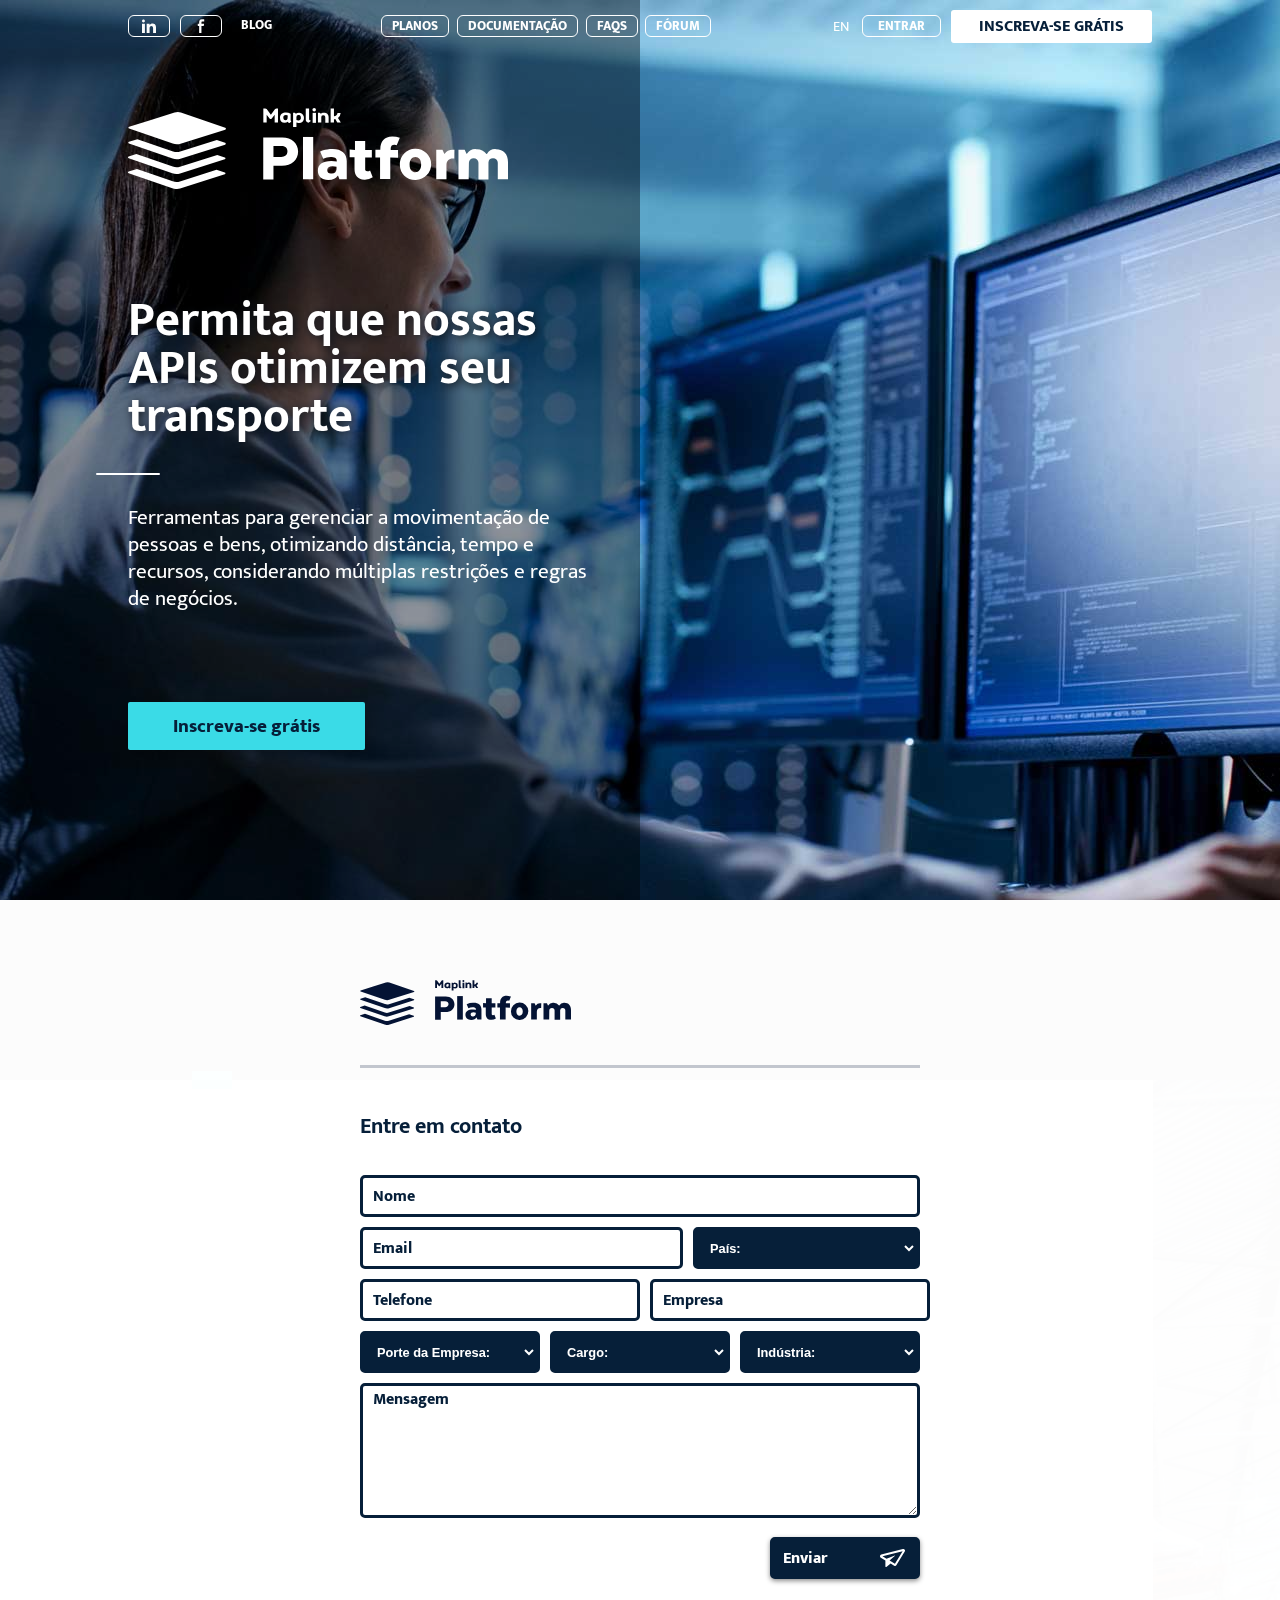
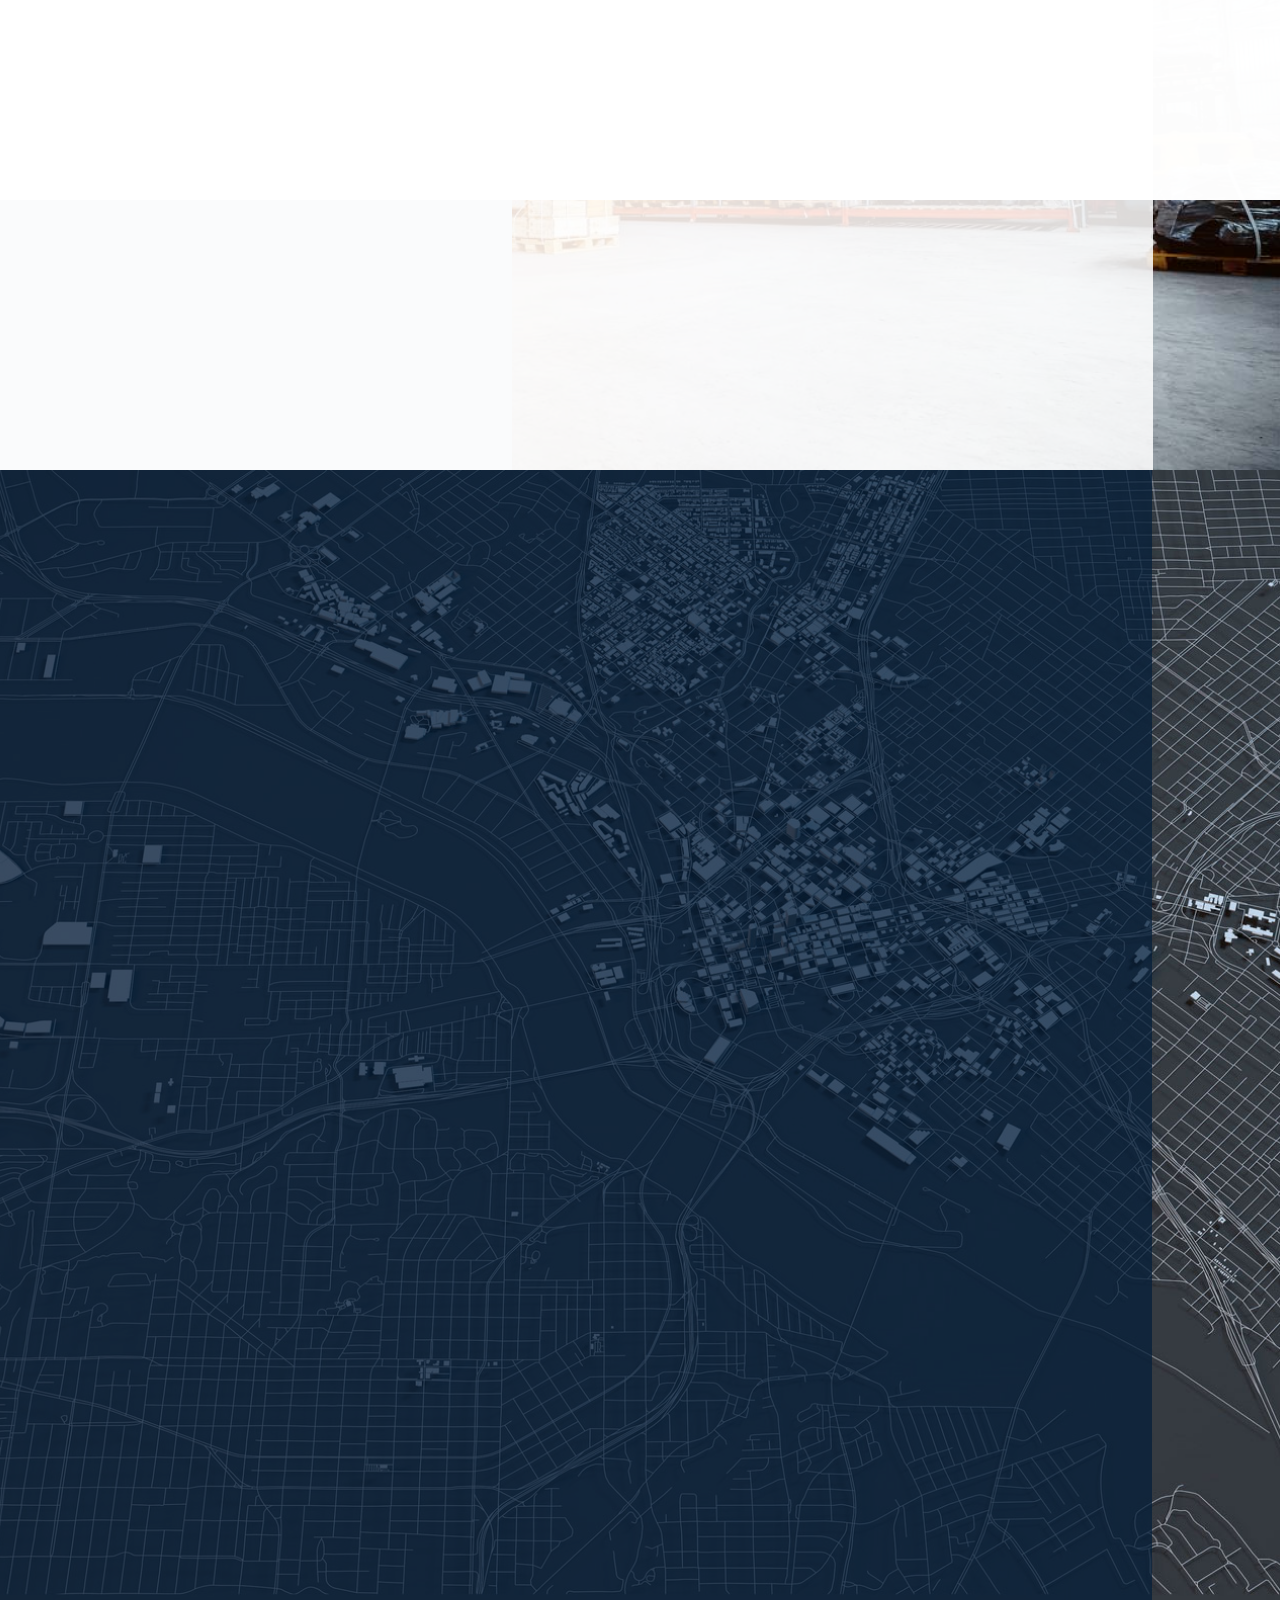
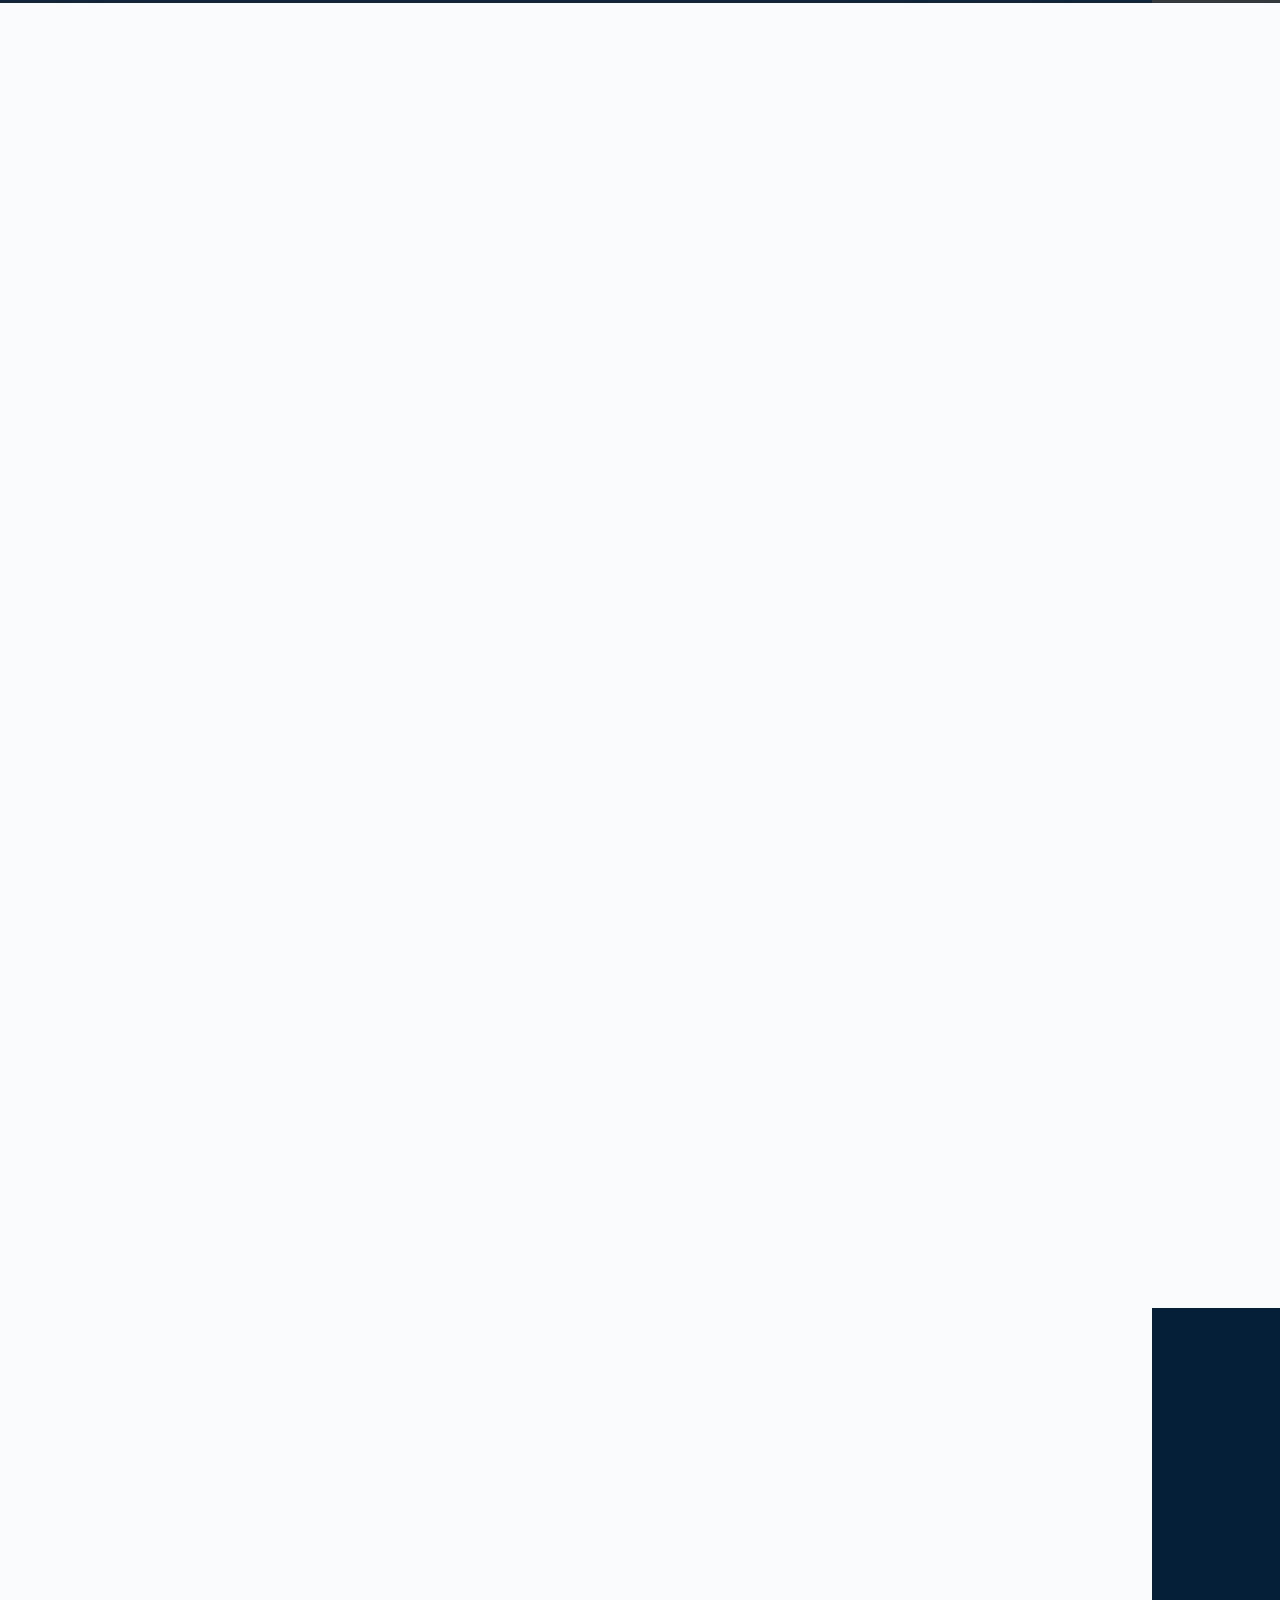
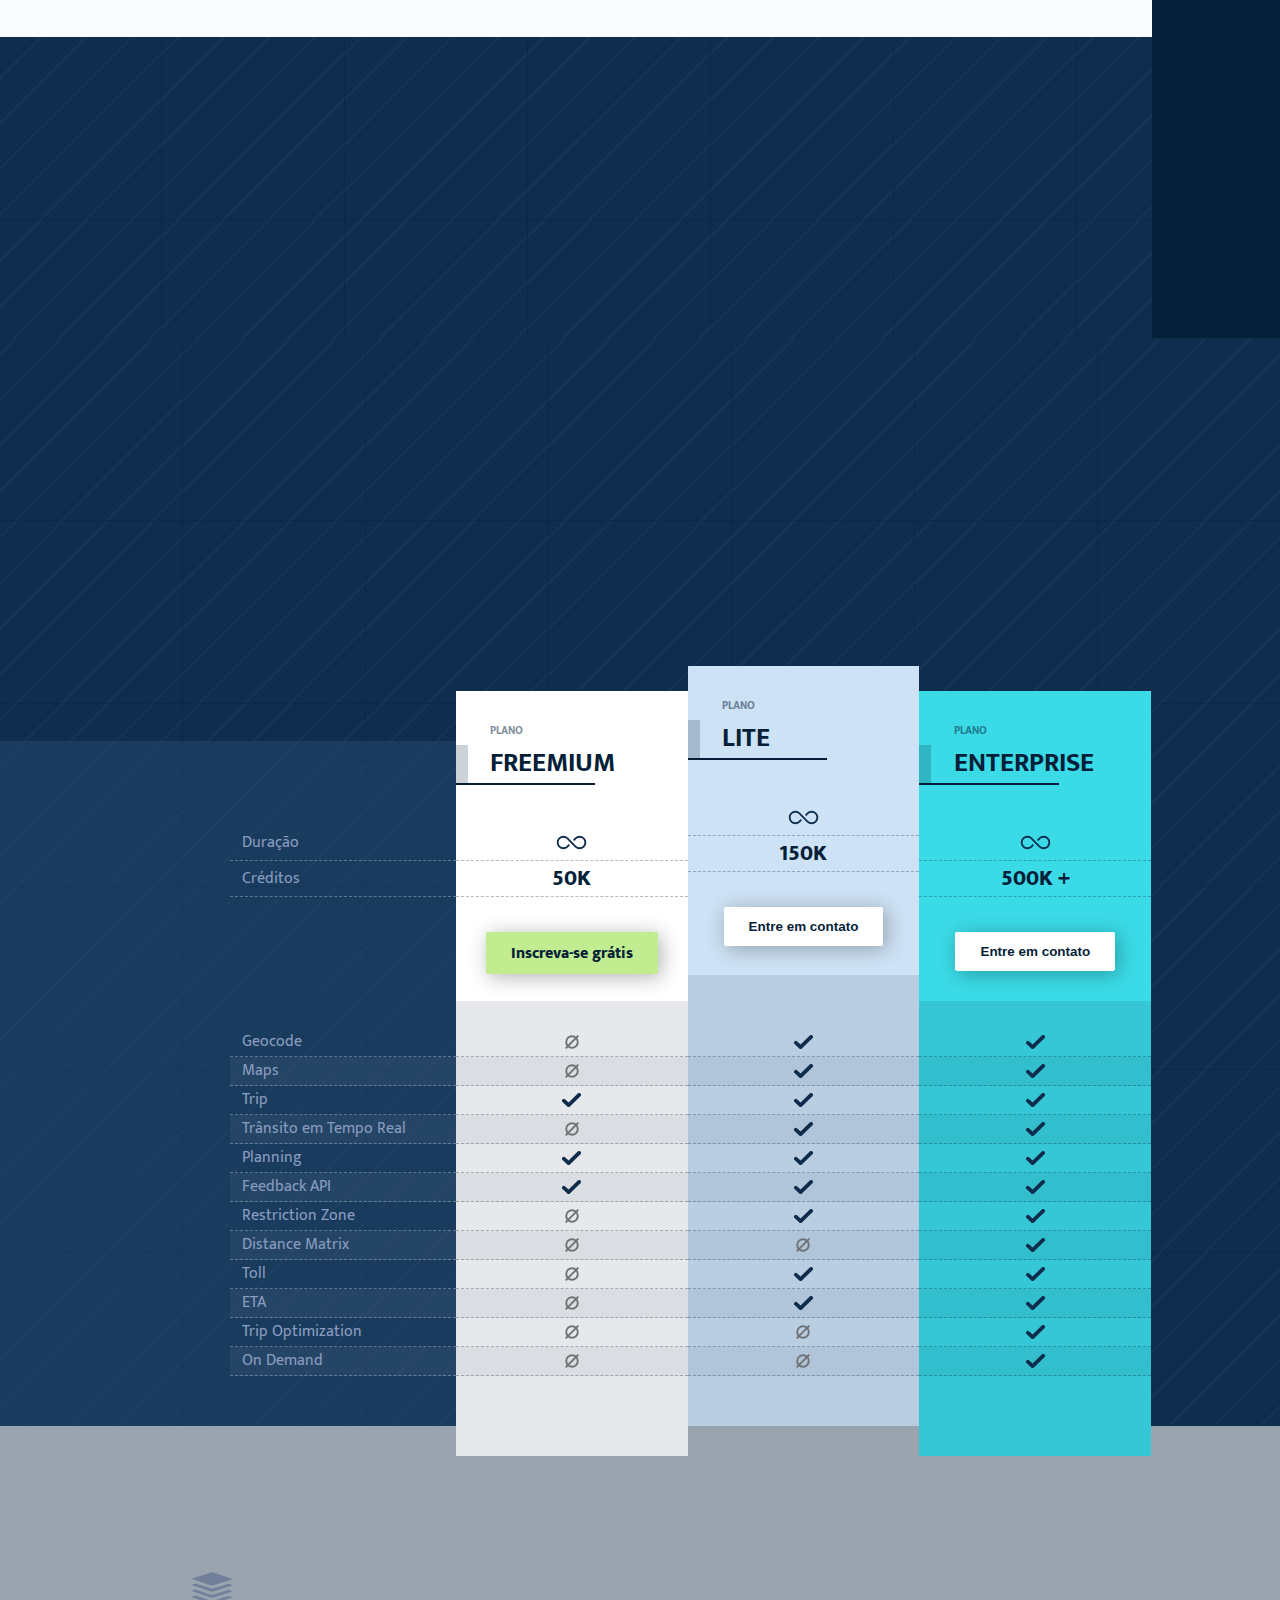
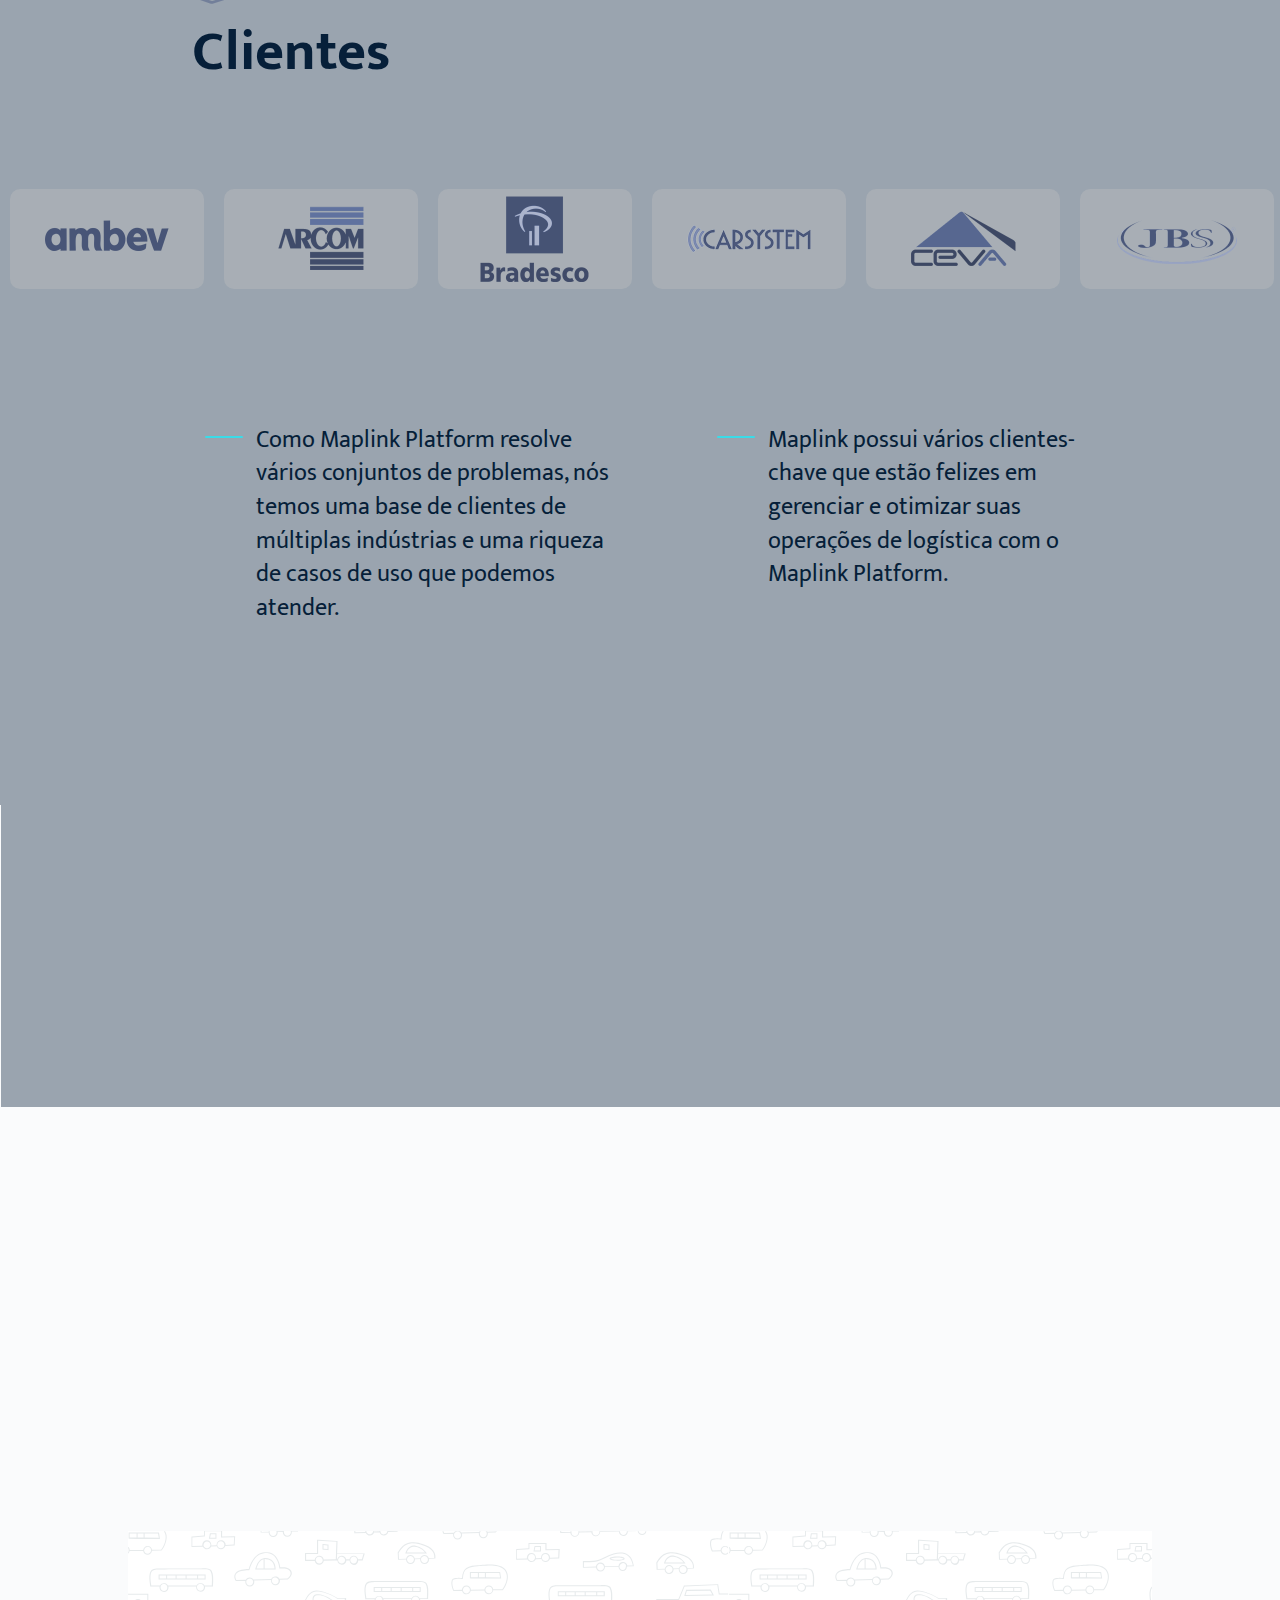
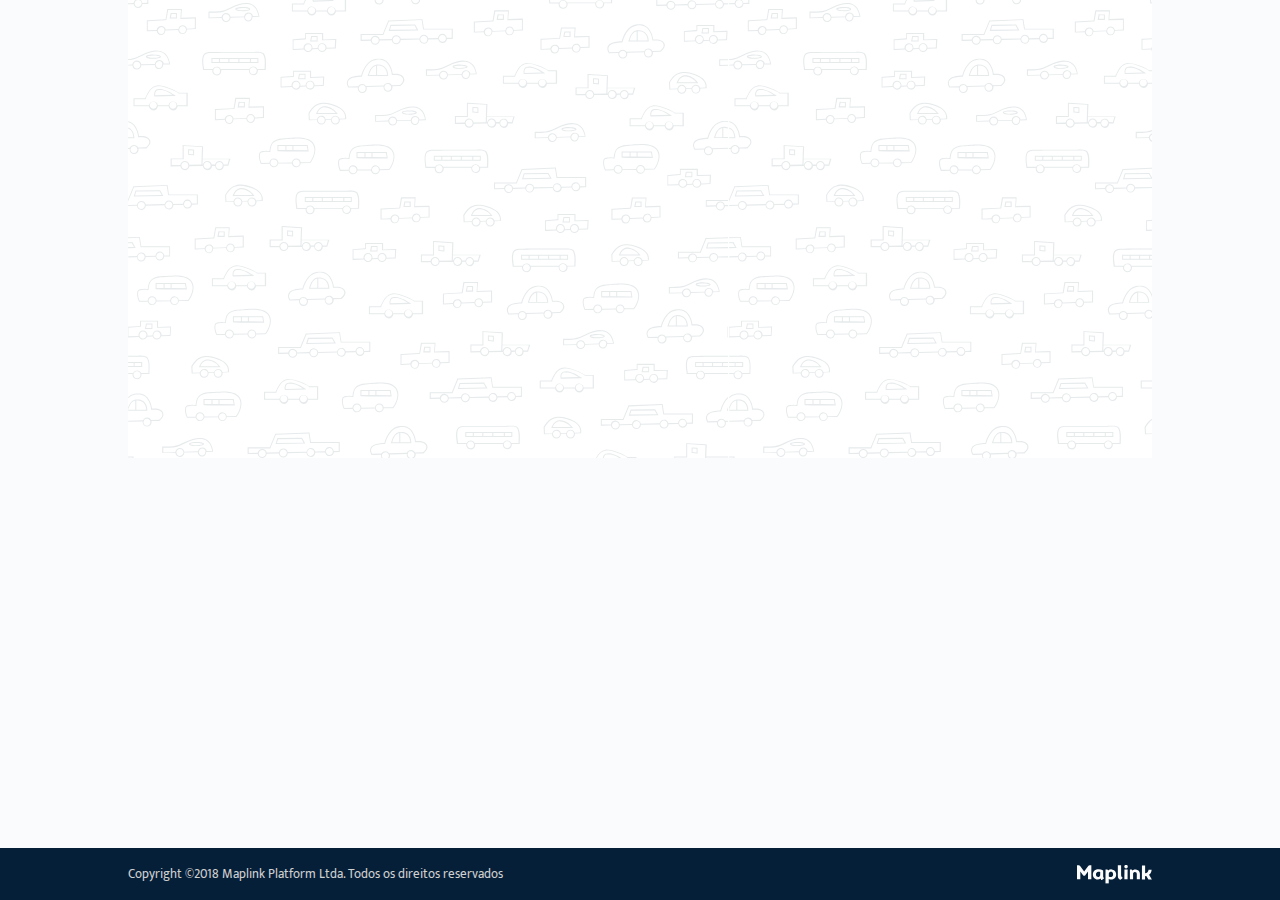
<file: projetos/platform/index.html>
<!DOCTYPE html>
<html lang="pt-br">

	<head>

  <meta charset="utf-8">
  <title>Maplink Platform | Permita que nossas APIs otimizem seu transporte | Maplink Platform | Permita que nossas APIs otimizem seu transporte</title>

  <meta name="author" content="Maplink">
  <meta name="description" content="Ferramentas para gerenciar a movimentação de pessoas e bens, otimizando distância, tempo e recursos, considerando múltiplas restrições e regras de negócios.">
  <meta name="robots" content="noindex, nofollow">
  <meta name="viewport" content="width=device-width, initial-scale=1">

  <link rel="icon" type="image/png" href="img/favicon.png" sizes="16x16">
	<link rel="stylesheet" href="css/layout.css">

  <meta property="og:title" content="Maplink Platform">
  <meta property="og:description" content="Ferramentas para gerenciar a movimentação de pessoas e bens, otimizando distância, tempo e recursos, considerando múltiplas restrições e regras de negócios.">
  <meta property="og:image" content="img/social.jpg">
  <meta property="og:image:type" content="image/jpg">
  <meta property="og:image:width" content="1200">
  <meta property="og:image:height" content="630">
  <!-- <meta property='og:url' content="https://developers.maplink.global"> -->

  <meta name="twitter:title" content="Maplink Platform">
  <meta name="twitter:description" content="Ferramentas para gerenciar a movimentação de pessoas e bens, otimizando distância, tempo e recursos, considerando múltiplas restrições e regras de negócios.">
  <meta name="twitter:image" content="img/social.jpg">
  <meta name="twitter:card" content="summary_large_image">

  <!-- <link rel="canonical" href="http://localhost:4000/pt/">
	  <link rel="alternate" hreflang="en" href="http://localhost:4000/en/" />
	  <link rel="alternate" hreflang="pt" href="http://localhost:4000/pt/" />
	  <link rel="alternate" hreflang="es" href="http://localhost:4000/es/" />
	  <link rel="alternate" hreflang="fr" href="http://localhost:4000/fr/" /> -->
	
</head>

	<body>

		<header id="header">
  <nav>
    <ul class="social">
      <li><a href="" title="Maplink Platform"><img src="img/symbol_white.svg" alt="Platform"></a></li>
      <li><a href="" title="LinkedIn" target="_blank">&nbsp;</a></li>
      <li><a href="" title="Facebook" target="_blank">&nbsp;</a></li>
      <li><a href="" title="Blog" target="_blank">Blog</a></li>
    </ul>
    <ul class="menu">
      <li><a href="#plans" title="Planos">Planos</a></li>
      <li><a href="documentation/index.html" title="Documentação">Documentação</a></li>
      <li><a href="" title="Faqs">Faqs</a></li>
      <li><a href="" title="Fórum">Fórum</a></li>
      <!-- <li>SEARCH</li> -->
    </ul>
    <ul class="signup">
      <li id="langs">
        <a href="" title="">PT</a>
        <a href="" title="">EN</a>
        <a href="" title="">ES</a>
        <a href="" title="">FR</a>
      </li>
      <li><a href="" title="Entrar">Entrar</a></li>
      <li><a href="" title="Inscreva-se grátis">Inscreva-se grátis</a></li>
    </ul>        
  </nav>
  <button type="button">
    <span></span>
    <span></span>
    <span></span>
    <div></div>
  </button>
</header>


		<main id="home">

  <!-- Cover -->
  <section id="cover" data-speed="20">
    <div>
      <figure>
        <a href="#cover" title="Platform">
          <img src="img/platform.svg" alt="Platform">
        </a>
      </figure>
      <h1>Permita que nossas APIs otimizem seu transporte</h1>
      <p>Ferramentas para gerenciar a movimentação de pessoas e bens, otimizando distância, tempo e recursos, considerando múltiplas restrições e regras de negócios.</p>
      <a href="" title="Inscreva-se grátis">Inscreva-se grátis</a>    
    </div>
  </section>

  <!-- Concerns -->
  <section id="concerns">
    <article>
      <div>
        <h1 class="slide-in align-up">Novas preocupações surgem a todo momento</h1>
        <p class="slide-in align-up">Permita-nos administrar a complexidade para você.</p>
        <p class="slide-in align-up">Todos estes desafios podem ser abordados e resolvidos utilizando <b>Maplink Platform</b>!</p>
        <a href="" title="Inscreva-se grátis" class="slide-in">Inscreva-se grátis</a>
      </div>
    </article>

    <aside class="slide-in align-left">
      <hgroup>
        <h2>Qual é a melhor rota para minha entrega?</h2>
      </hgroup><hgroup>
        <h2>Como posso otimizar o uso de minhas frotas?</h2>
      </hgroup><hgroup>
        <h2>É possível reduzir custos logísticos sem reduzir a satisfação dos clientes?</h2>
      </hgroup><hgroup>
        <h2>Como fornecer o ETA (Tempo Estimado de Chegada) para o entregador e para o consumidor final?</h2>
      </hgroup><hgroup>
        <h2>Como posso calcular o custo de pedágio ao longo da minha viagem?</h2>
      </hgroup>
    </aside>
  </section>

  <!-- APIs -->
  <section id="apis">
    <hgroup class="slide-in align-up">
      <h1>Um conjunto de poderosas APIs</h1>
      <h2>Selecione a melhor opção para o seu negócio</h2>
    </hgroup>

    <div>
      <article class="trip slide-in align-left">
        <small>1</small>
        <h3>Trip<br>API</h3>
        <p>Um poderoso serviço de roteirização que suporta vários tipos de veículos e de restrições logísticas.</p>
        <a title="Informações em breve">Informações em breve</a>
      </article>
      <article class="planning slide-in align-right">
        <small>2</small>
        <h3>Planning<br>API</h3>
        <p>Atribua e planeje rotas para seus múltiplos veículos ou para funcionários em campo, considerando múltiplas restrições.</p>
        <a title="Informações em breve">Informações em breve</a>
      </article>
      <article class="geocoding slide-in align-left">
        <small>3</small>
        <h3>Geocoding<br>API</h3>
        <p>Fornece pesquisa de endereços e geocodificação reversa.</p>
        <a title="Informações em breve">Informações em breve</a>
      </article>
      <article class="mapdisplay slide-in align-right">
        <small>4</small>
        <h3>Map Display<br>API</h3>
        <p>Oferece funcionalidades de renderização de mapas dentre diversos contextos.</p>
        <a title="Informações em breve">Informações em breve</a>
      </article>
    </div>
  </section>

  <!-- Benefits -->
  <section id="benefits">
    <article class="slide-in">
      <h1 class="slide-in align-up">Benefícios</h1>
      <p class="slide-in align-left"><b>Maplink Platform</b> está pronta para se conectar e otimizar suas operações logísticas, assim você não tem que se preocupar em selecionar a melhor rota, motorista, janela de tempo ou qualquer fator causado por outras restrições.</p>
      <p class="slide-in align-right">Basta inserir os destinos e nossas API determinarão a rota mais adequada, os melhores recursos e mostrarão tudo em um mapa interativo.</p>
    </article>

    <ul>
      <li>
        <article class="ben1 slide-in align-left">
          <h2>Experiência do Usuário</h2>
          <p>Torne suas rotas atrativas ao exibir precisamente os endereços em um mapa interativo</p>
          <footer>
            <strong>Endereços exibidos em um mapa interativo</strong>
          </footer>
        </article>
        <article class="ben3 slide-in align-left">
          <h2>Tecnologia</h2>
          <p>Foque em sua solução/aplicativo e deixe a complexidade logística conosco</p>
          <footer>
            <strong>Impulsione sua solução (ERP, CRM, TMS, ...)</strong>
            <strong>Sem necessidade de instalação (API Restful)</strong>
          </footer>
        </article>
      </li>
      <li>
        <article class="ben2 slide-in align-right">
          <h2>Operação</h2>
          <p>Use seus recursos com sabedoria, economize tempo e reconheça a viagem ideal</p>
          <footer>
            <strong>Rotas mais otimizadas</strong>
            <strong>Gestão de pedágios</strong>
            <strong>Cálculo de ETA</strong>
          </footer>
        </article>
        <article class="ben4 slide-in align-right">
          <h2>Financeiro</h2>
          <p>Economize dinheiro otimizando rotas e o uso de recursos associados</p>
          <footer>
            <strong>Comparação de custos entre rotas</strong>
            <strong>Otimização de custos</strong>
          </footer>
        </article>
      </li>
    </ul>
  </section>

  <!-- Plans -->
  <section id="plans">
    <h1 class="slide-in align-up">Planos</h1>
    <div>
      <ul>
        <li>Duração</li>
        <li>Créditos</li>
        <li></li>
        <li>Geocode</li>
        <li>Maps</li>
        <li>Trip</li>
        <li>Trânsito em Tempo Real</li>
        <li>Planning</li>
        <li>Feedback API</li>
        <li>Restriction Zone</li>
        <li>Distance Matrix</li>
        <li>Toll</li>
        <li>ETA</li>
        <li>Trip Optimization</li>
        <li>On Demand</li>
      </ul>

      <div class="cards">
        <article class="plan1">
          <small>Plano</small>
          <h2>Freemium</h2>
          <ul>
            <li class="infinite">&nbsp;</li>
            <li>50K</li>
            <li><a href="" title="Inscreva-se grátis">Inscreva-se grátis</a></li>
            <li class="none"></li>
            <li class="none"></li>
            <li class="check"></li>
            <li class="none"></li>
            <li class="check"></li>
            <li class="check"></li>
            <li class="none"></li>
            <li class="none"></li>
            <li class="none"></li>
            <li class="none"></li>
            <li class="none"></li>
            <li class="none"></li>
          </ul>
        </article>

        <article class="plan2">
          <small>Plano</small>
          <h2>Lite</h2>
          <ul>
            <li class="infinite"></li>
            <li>150K</li>
            <li><button id="bt-plan-lite" type="button">Entre em contato</button></li>
            <li class="check"></li>
            <li class="check"></li>
            <li class="check"></li>
            <li class="check"></li>
            <li class="check"></li>
            <li class="check"></li>
            <li class="check"></li>
            <li class="none"></li>
            <li class="check"></li>
            <li class="check"></li>
            <li class="none"></li>
            <li class="none"></li>
          </ul>
        </article>

        <article class="plan3">
          <small>Plano</small>
          <h2>Enterprise</h2>
          <ul>
            <li class="infinite"></li>
            <li>500K +</li>
            <li><button id="bt-plan-enterprise" type="button">Entre em contato</button></li>
            <li class="check"></li>
            <li class="check"></li>
            <li class="check"></li>
            <li class="check"></li>
            <li class="check"></li>
            <li class="check"></li>
            <li class="check"></li>
            <li class="check"></li>
            <li class="check"></li>
            <li class="check"></li>
            <li class="check"></li>
            <li class="check"></li>
          </ul>
        </article>
      </div>
    </div>
  </section>

  <!-- Customer -->
  <section id="customers">
    <h1>Clientes</h1>
    <div>
      <figure><img src="img/clients/ambev.png" alt="Ambev"></figure>
      <figure><img src="img/clients/arcom.png" alt="Arcom"></figure>
      <figure><img src="img/clients/bradesco.png" alt="Bradesco"></figure>
      <figure><img src="img/clients/carsystem.png" alt="Car System"></figure>
      <figure><img src="img/clients/ceva.png" alt="Ceva"></figure>
      <figure><img src="img/clients/jbs.png" alt="JBS"></figure>
      <figure><img src="img/clients/raizen.png" alt="Raizen"></figure>
      <figure><img src="img/clients/rede.png" alt="Rede"></figure>
      <figure><img src="img/clients/sascar.png" alt="Sascar"></figure>
      <figure><img src="img/clients/sem-parar.png" alt="Sem Parar"></figure>
      <figure><img src="img/clients/tempo.png" alt="Tempo"></figure>
    </div>
    <div>
      <p>Como Maplink Platform resolve vários conjuntos de problemas, nós temos uma base de clientes de múltiplas indústrias e uma riqueza de casos de uso que podemos atender.</p>
      <p>Maplink possui vários clientes-chave que estão felizes em gerenciar e otimizar suas operações de logística com o Maplink Platform.</p>
    </div>
  </section>

  <!-- About -->
  <section id="about">
    <article class="slide-in align-left">
      <h1>Quem somos</h1>
      <p><strong>"Acreditamos que podemos transformar como o mundo move pessoas e coisas"</strong></p>
      <p>Com presença global, a Maplink possui mais de 25 anos de experiência em <b>Logística</b> e <b>Inteligência Baseada em Localização</b>. Nós fornecemos soluções para mais de 1200 clientes.</p>
      <p>Da <b>Otimização de Rotas ao Planejamento de Transporte</b>, nós temos desenvolvido soluções para nossos clientes de diferentes tamanhos e segmentos ao redor do mundo.</p>
      <a href="" title="Saiba mais" target="_blank">Saiba mais</a>
    </article>
    <div id="offices" class="slide-in align-right">
      <hgroup>
        <h2>Escritórios ao redor do mundo</h2>
        <h3>Brazil</h3>
        <h4>Vila Olímpia, São Paulo</h4>
      </hgroup>
      <ul>
        <li class="listOffices"><button type="button" class="current"></button></li>
        <li class="listOffices"><button type="button"></button></li>
        <li class="listOffices"><button type="button"></button></li>
        <li class="listOffices"><button type="button"></button></li>
        <li class="listOffices"><button type="button"></button></li>
        <li class="listOffices"><button type="button"></button></li>
      </ul>
      <iframe src="https://www.google.com/maps/embed?pb=!1m0!4v1512507132385!6m8!1m7!1sV1pU2XNU46JTHlD9mCn1uA!2m2!1d-23.59491415192863!2d-46.68608913048044!3f42.65132591942757!4f11.038511780791282!5f0.7820865974627469" frameborder="0" allowfullscreen></iframe>
    </div>
  </section>

  <!-- Others -->
  <section id="others">
    <hgroup>
      <h2 class="slide-in align-up">Veja outros produtos da Maplink</h2>
      <h3 class="slide-in align-up">Confira o <b>MinhasRotas</b>, nosso planejador de rotas online.</h3>
    </hgroup>
    <figure>
      <img src="img/minhasrotas.svg" alt="MyRoutes" class="slide-in align-up">
      <figcaption class="slide-in"><a href="" title="Ir para o MinhasRotas" target="_blank">Ir para o MinhasRotas</a></figcaption>
    </figure>
  </section>

</main>


    <div id="contact-form">
  <figure><img src="img/platform-blue.svg" alt="Maplink Platform"></figure>
  <hr>
  <form name="contato">
  <!-- <form name="contato" method="post" action="mailto:abraao.coutinho@maplink.global" enctype="text/plain"> -->

    <h1>Entre em contato</h1>
    <input type="text" placeholder="Nome" pattern="[A-Za-z\s]+$" required id="first_name" name="first_name">

    <div>
      <input type="email" placeholder="Email" pattern="[a-z0-9._%+-]+@[a-z0-9.-]+\.[a-z]{2,4}$" required id="email" name="email">
      <select id="00Ni000000EGPgF" name="00Ni000000EGPgF">
        <option value="">País:</option>
        <option value="Alemanha">Alemanha</option>
        <option value="Argentina">Argentina</option>
        <option value="Áustria">Áustria</option>
        <option value="Bélgica">Bélgica</option>
        <option value="Bolívia">Bolívia</option>
        <option value="Brasil">Brasil</option>
        <option value="Canadá">Canadá</option>
        <option value="Chile">Chile</option>
        <option value="Colômbia">Colômbia</option>
        <option value="Costa Rica">Costa Rica</option>
        <option value="Dinamarca">Dinamarca</option>
        <option value="El Salvador">El Salvador</option>
        <option value="Equador">Equador</option>
        <option value="Espanha">Espanha</option>
        <option value="Estados Unidos">Estados Unidos</option>
        <option value="Finlândia">Finlândia</option>
        <option value="França">França</option>
        <option value="Holanda">Holanda</option>
        <option value="Irlanda">Irlanda</option>
        <option value="Itália">Itália</option>
        <option value="Luxemburgo">Luxemburgo</option>
        <option value="Marrocos">Marrocos</option>
        <option value="México">México</option>
        <option value="Panamá">Panamá</option>
        <option value="Paraguai">Paraguai</option>
        <option value="Peru">Peru</option>
        <option value="Polônia">Polônia</option>
        <option value="Porto Rico">Porto Rico</option>
        <option value="Portugal">Portugal</option>
        <option value="Reino Unido">Reino Unido</option>
        <option value="República Dominicana">República Dominicana</option>
        <option value="Suíça">Suíça</option>
        <option value="Uruguai">Uruguai</option>
        <option value="Venezuela">Venezuela</option>
        <option value="Outros países" id="opt36">Outros países</option>
      </select>
    </div>

    <div>
      <input type="tel" placeholder="Telefone" pattern="[0-9]+$" maxlength="18" id="phone" name="phone">
      <input type="text" placeholder="Empresa" pattern="[A-Za-z\s]+$" required id="company" name="company">
    </div>

    <div>
      <select  id="00Ni000000EGCOl" name="00Ni000000EGCOl" title="Porte da Empresa:" required>
        <option value="">Porte da Empresa:</option>
        <option value="1 - 10">1 - 10</option>
        <option value="11 - 50">11 - 50</option>
        <option value="51 - 200">51 - 200</option>
        <option value="201 - 1000">201 - 1000</option>
        <option value="Mais de 1000">Mais de 1000</option>
      </select>

      <select id="00N3100000Gxfhc" name="00N3100000Gxfhc" title="Cargo" required>
        <option value="">Cargo:</option>
        <option value="Analista/Consultor">Analista/Consultor</option>
        <option value="Coordenador/Supervisor">Coordenador/Supervisor</option>
        <option value="Desenvolvedor">Desenvolvedor</option>
        <option value="Diretor">Diretor</option>
        <option value="Estudante">Estudante</option>
        <option value="Gerente">Gerente</option>
        <option value="C-level">C-level</option>
        <option value="Pessoa física">Pessoa física</option>
      </select>

      <select id="industry" name="industry" required>
        <option value="">Indústria:</option>
        <option value="Agências de Publicidade e Mídia">Agências de Publicidade e Mídia</option>
        <option value="Agronegócio">Agronegócio</option>
        <option value="Ecommerce / Varejo">Ecommerce / Varejo</option>
        <option value="Educação">Educação</option>
        <option value="Financeiro">Financeiro</option>
        <option value="Governo">Governo</option>
        <option value="Infraestrutura">Infraestrutura</option>
        <option value="Manufatura">Manufatura</option>
        <option value="Óleo e Gás">Óleo e Gás</option>
        <option value="Pessoa Física">Pessoa Física</option>
        <option value="Saúde">Saúde</option>
        <option value="Seguros">Seguros</option>
        <option value="Serviços">Serviços</option>
        <option value="Tecnologia">Tecnologia</option>
        <option value="Telecom">Telecom</option>
        <option value="Transporte e Logística">Transporte e Logística</option>
        <option value="Veículos de Comunicação">Veículos de Comunicação</option>
      </select>
    </div>

    <textarea class="txtarea" placeholder="Mensagem" required></textarea>

    <input type="submit" name="submit" value="Enviar">

  </form>

  <!-- Confirmation msg -->
  <aside>
    <strong>Dados enviados com sucesso.</strong>
    <button type="button">Ok</button>
  </aside>

  <button type="button"><!-- Close button --></button>
</div>

		<footer id="footer">
  <ul>
    <li>
      <article class="slide-in align-left">
        <h3>Escreva-nos para mais informações</h3>
        <button type="button">Contate-nos</button>
        <!-- <a title="Contate-nos" target="_blank">Contate-nos</a> -->
      </article>
    </li>
    <li>
      <article class="slide-in align-right">
        <h3>Confira outras soluções em maplink.global</h3>
        <a href="" title="Maplink" target="_blank">Maplink</a>
      </article>
    </li>
  </ul>
  <div>
    <small>Copyright &copy;2018 Maplink Platform Ltda. Todos os direitos reservados</small>
    <a href="" title="Maplink" target="_blank"><img src="img/maplink.svg" alt="Maplink"></a>
  </div>
</footer>

<!-- jQuery -->
<script src="https://ajax.googleapis.com/ajax/libs/jquery/3.3.1/jquery.min.js"></script>
<!-- Slick carousel -->
<script type="text/javascript" src="js/slick-carousel.min.js"></script>
<!-- Scripts -->
<script type="text/JavaScript" src="js/scripts.js"></script>

<!-- LinkedIn ads -->
<script type="text/javascript">
  _linkedin_partner_id = "418009";
  window._linkedin_data_partner_ids = window._linkedin_data_partner_ids || [];
  window._linkedin_data_partner_ids.push(_linkedin_partner_id);
</script>
<script type="text/javascript">
  (function(){var s = document.getElementsByTagName("script")[0];
  var b = document.createElement("script");
  b.type = "text/javascript";b.async = true;
  b.src = "https://snap.licdn.com/li.lms-analytics/insight.min.js";
  s.parentNode.insertBefore(b, s);})();
</script>
<noscript>
  <img height="1" width="1" style="display:none;" alt="" src="https://dc.ads.linkedin.com/collect/?pid=418009&fmt=gif" />
</noscript> 

	</body>

</html>
</file>
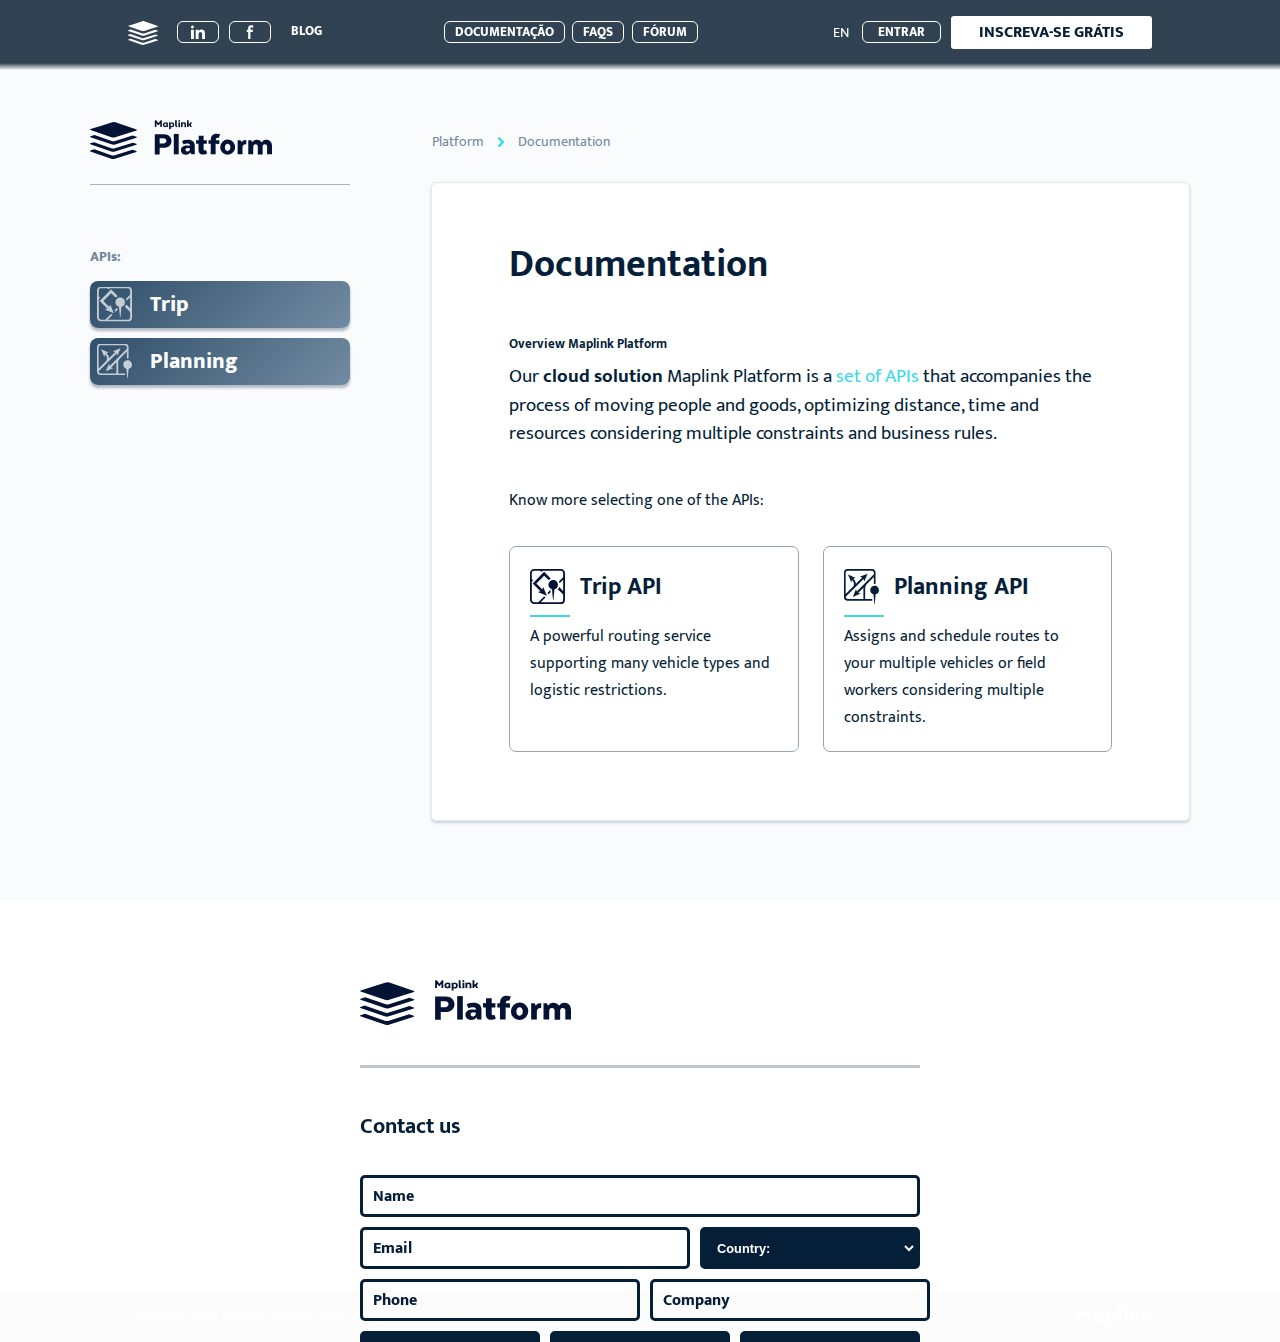
<file: projetos/platform/documentation/index.html>
<!DOCTYPE html>
<html lang="en">

	<head>

  <meta charset="utf-8">
  <title>Maplink Platform | Let our APIs optimize your transport | Documentation</title>

  <meta name="author" content="Maplink">
  <meta name="description" content="Tools for managing the movement of people and goods optimizing distance, time and resources taking multiple constraints into account.">
  <meta name="robots" content="index, follow">
  <meta name="viewport" content="width=device-width, initial-scale=1">

  <link rel="icon" type="image/png" href="../img/favicon.png" sizes="16x16">
	<link rel="stylesheet" href="../css/layout.css">

  <meta property="og:title" content="Maplink Platform">
  <meta property="og:description" content="Tools for managing the movement of people and goods optimizing distance, time and resources taking multiple constraints into account.">
  <meta property="og:image" content="../img/social.jpg">
  <meta property="og:image:type" content="image/jpg">
  <meta property="og:image:width" content="1200">
  <meta property="og:image:height" content="630">
  <!-- <meta property='og:url' content="https://developers.maplink.global"> -->

  <meta name="twitter:title" content="Maplink Platform">
  <meta name="twitter:description" content="Tools for managing the movement of people and goods optimizing distance, time and resources taking multiple constraints into account.">
  <meta name="twitter:image" content="../img/social.jpg">
  <meta name="twitter:card" content="summary_large_image">

  <!-- <link rel="canonical" href="http://localhost:4000/documentation/">
	
	  <link rel="alternate" hreflang="en" href="http://localhost:4000/documentation/" /> -->
	
</head>


	<body>

		<header id="header">
  <nav>
    <ul class="social">
      <li><a href="../index.html" title="Maplink Platform"><img src="../img/symbol_white.svg" alt="Platform"></a></li>
      <li><a href="" title="LinkedIn" target="_blank">&nbsp;</a></li>
      <li><a href="" title="Facebook" target="_blank">&nbsp;</a></li>
      <li><a href="" title="Blog" target="_blank">Blog</a></li>
    </ul>
    <ul class="menu">
      <li><a href="#plans" title="Planos">Planos</a></li>
      <li><a href="" title="Documentação">Documentação</a></li>
      <li><a href="" title="Faqs">Faqs</a></li>
      <li><a href="" title="Fórum">Fórum</a></li>
      <!-- <li>SEARCH</li> -->
    </ul>
    <ul class="signup">
      <li id="langs">
        <a href="" title="">PT</a>
        <a href="" title="">EN</a>
        <a href="" title="">ES</a>
        <a href="" title="">FR</a>
      </li>
      <li><a href="" title="Entrar">Entrar</a></li>
      <li><a href="" title="Inscreva-se grátis">Inscreva-se grátis</a></li>
    </ul>        
  </nav>
  <button type="button">
    <span></span>
    <span></span>
    <span></span>
    <div></div>
  </button>
</header>


		<main id="doc">
  <div>

    <!-- Side menu -->
    <aside>
      <figure><a href="../index.html" title="Platform"><img src="../img/platform-blue.svg" alt="Maplink Platform"></a></figure>

      <div class="sticky_column">
        <small>APIs:</small>

        <ul id="side-menu">
          <!-- Trip -->
          <li class="trip">
            <a href="trip/index.html" title="Trip API">Trip</a>

            <ol id="trip-submenu">
              <li><a href="#trip-intro" title="introduction">Introduction</a></li>
              <li><a href="#trip-posting-a-problem" title="Posting a problem">Posting a problem</a></li>
              <li><a href="#trip-getting-a-problem" title="Getting a problem">Getting a problem</a></li>
              <li><a href="#trip-getting-feedback" title="Getting feedback">Getting feedback</a></li>
              <li><a href="#trip-getting-events" title="Getting events">Getting events</a></li>
              <li><a href="#trip-getting-a-solution" title="Getting a solution">Getting a solution</a></li>
            </ol>
          </li>

          <!-- Planning -->
          <li class="planning">
            <a href="planning/index.html" title="Planning API">Planning</a>

            <ol id="planning-submenu">
              <li><a href="#planning-intro" title="introduction">Introduction</a></li>
              <li><a href="#planning-posting-a-problem" title="Posting a problem">Posting a problem</a></li>
              <li><a href="#planning-getting-a-problem" title="Getting a problem">Getting a problem</a></li>
              <li><a href="#planning-getting-feedback" title="Getting feedback">Getting feedback</a></li>
              <li><a href="#planning-getting-events" title="Getting events">Getting events</a></li>
              <li><a href="#planning-getting-a-solution" title="Getting a solution">Getting a solution</a></li>
            </ol>
          </li>
        </ul>
      </div>

    </aside>

    <!-- Article -->
    <article>
      <h1>Documentation</h1>
      <!-- Page bread crumb -->
<ul>
  <li><a href="" title="Platform">Platform</a></li>
  <li>Documentation</li>
</ul>

<h2 id="overview-maplink-platform">Overview Maplink Platform</h2>

<p>Our <strong>cloud solution</strong> Maplink Platform is a <em>set of APIs</em> that accompanies the process of moving people and goods, optimizing distance, time and resources considering multiple constraints and business rules.</p>

<p>Know more selecting one of the APIs:</p>

<div class="api-links">
  <a class="trip" href="trip/index.html">
    <h3>Trip API</h3>
    <p>A powerful routing service supporting many vehicle types and logistic restrictions.</p>
  </a>
  <a class="planning" href="planning/index.html">
    <h3>Planning API</h3>
    <p>Assigns and schedule routes to your multiple vehicles or field workers considering multiple constraints.</p>
  </a>
</div>


    </article>

  </div>
</main>


    <div id="contact-form">
  <figure><img src="../img/platform-blue.svg" alt="Maplink Platform"></figure>
  <hr>
  <form name="contato" action="https://webto.salesforce.com/servlet/servlet.WebToLead?encoding=UTF-8" method="post">
  <!-- <form name="contato" method="post" action="mailto:abraao.coutinho@maplink.global" enctype="text/plain"> -->

    <!-- Hidden fields -->
    <input type="hidden" name="oid" value="00Di0000000gpEn">
    <input type="hidden" name="debug" value=1>
    <input type="hidden" name="debugEmail" value="patrick.silva@maplink.com.br">
    <textarea type="hidden" id="00N3100000Gb1T5" name="00N3100000Gb1T5" type="text" wrap="soft" style="display:none">Landing Page Platform</textarea>
    <input type="text" id="00N0Z00000GwPRv" name="00N0Z00000GwPRv" placeholder="Enter your country" pattern="[A-Za-z\s]+$" name="Country" style="display: none; float: right;">
    <input id="00Ni000000EHzqO" maxlength="250" name="00Ni000000EHzqO" size="20" type="text" value="Landing Page Platform" style="display:none">
    <select id="lead_source" name="lead_source" style="display:none">
      <option value="Inbound" selected>Contact us</option>
    </select>
    <select id="00N3100000Fv42Y" name="00N3100000Fv42Y" title="BU" style="display:none">
      <option value="Logistics">Logistics</option>
    </select>
    <select id="00N3100000H1qRE" name="00N3100000H1qRE" title="Portifólio" style="display:none">
      <option value="Maplink Platform">Maplink Platform</option>
    </select>
    <input id="00Ni000000EGdc7" maxlength="255" name="00Ni000000EGdc7" style="display:none" type="text">

    <h1>Contact us</h1>
    <input type="text" placeholder="Name" pattern="[A-Za-z\s]+$" required id="first_name" name="first_name">

    <div>
      <input type="email" placeholder="Email" pattern="[a-z0-9._%+-]+@[a-z0-9.-]+\.[a-z]{2,4}$" required id="email" name="email">
      <select id="00Ni000000EGPgF" name="00Ni000000EGPgF">
        <option value="">Country:</option>
        <option value="Germany">Germany</option>
        <option value="Argentina">Argentina</option>
        <option value="Austria">Austria</option>
        <option value="Belgium">Belgium</option>
        <option value="Bolivia">Bolivia</option>
        <option value="Brazil">Brazil</option>
        <option value="Canada">Canada</option>
        <option value="Chile">Chile</option>
        <option value="Colombia">Colombia</option>
        <option value="Costa Rica">Costa Rica</option>
        <option value="Denmark">Denmark</option>
        <option value="El Salvador">El Salvador</option>
        <option value="Ecuador">Ecuador</option>
        <option value="Spain">Spain</option>
        <option value="U.S">U.S</option>
        <option value="Finland">Finland</option>
        <option value="France">France</option>
        <option value="Netherlands">Netherlands</option>
        <option value="Ireland">Ireland</option>
        <option value="Italy">Italy</option>
        <option value="Luxembourg">Luxembourg</option>
        <option value="Morocco">Morocco</option>
        <option value="Mexico">Mexico</option>
        <option value="Panama">Panama</option>
        <option value="Paraguay">Paraguay</option>
        <option value="Peru">Peru</option>
        <option value="Poland">Poland</option>
        <option value="Puerto Rico">Puerto Rico</option>
        <option value="Portugal">Portugal</option>
        <option value="United Kingdom">United Kingdom</option>
        <option value="Dominican Republic">Dominican Republic</option>
        <option value="Switzerland">Switzerland</option>
        <option value="Uruguay">Uruguay</option>
        <option value="Venezuela">Venezuela</option>
        <option value="Others" id="opt36">Others</option>
      </select>
    </div>

    <div>
      <input type="tel" placeholder="Phone" pattern="[0-9]+$" maxlength="18" id="phone" name="phone">
      <input type="text" placeholder="Company" pattern="[A-Za-z\s]+$" required id="company" name="company">
    </div>

    <div>
      <select  id="00Ni000000EGCOl" name="00Ni000000EGCOl" title="Company size:" required>
        <option value="">Company size:</option>
        <option value="1 - 10">1 - 10</option>
        <option value="11 - 50">11 - 50</option>
        <option value="51 - 200">51 - 200</option>
        <option value="201 - 1000">201 - 1000</option>
        <option value="More than 1000">More than 1000</option>
      </select>

      <select id="00N3100000Gxfhc" name="00N3100000Gxfhc" title="Cargo" required>
        <option value="">Job role:</option>
        <option value="Analyst / Consultant">Analyst / Consultant</option>
        <option value="Coordinator / Supervisor">Coordinator / Supervisor</option>
        <option value="Developer">Developer</option>
        <option value="Principal">Principal</option>
        <option value="Student">Student</option>
        <option value="Manager">Manager</option>
        <option value="C-Level">C-Level</option>
        <option value="Private individual">Private individual</option>
      </select>

      <select id="industry" name="industry" required>
        <option value="">Industry:</option>
        <option value="Advertising Agencies and Media">Advertising Agencies and Media</option>
        <option value="Agribusiness">Agribusiness</option>
        <option value="Ecommerce / Retail">Ecommerce / Retail</option>
        <option value="Education">Education</option>
        <option value="Financial">Financial</option>
        <option value="Government">Government</option>
        <option value="Infrastructure">Infrastructure</option>
        <option value="Manufacturing">Manufacturing</option>
        <option value="Oil and gas">Oil and gas</option>
        <option value="Private individual">Private individual</option>
        <option value="Health">Health</option>
        <option value="Insurance">Insurance</option>
        <option value="Services">Services</option>
        <option value="Technology">Technology</option>
        <option value="Telecom">Telecom</option>
        <option value="Transportation and logistics">Transportation and logistics</option>
        <option value="Communication Vehicles">Communication Vehicles</option>
      </select>
    </div>

    <textarea class="txtarea" placeholder="Message" id="00Ni000000BHk5x" name="00Ni000000BHk5x" required></textarea>

    <input type="submit" name="submit" value="Send">

  </form>

  <!-- Confirmation msg -->
  <aside>
    <strong>Message sent successfully.</strong>
    <button type="button">Ok</button>
  </aside>

  <button type="button"><!-- Close button --></button>
</div>

		<footer id="footer">
  <ul>
    <li>
      <article class="slide-in align-left">
        <h3>Send us a message for more information</h3>
        <button type="button">Contact us</button>
        <!-- <a title="Contact us" target="_blank">Contact us</a> -->
      </article>
    </li>
    <li>
      <article class="slide-in align-right">
        <h3>See more business solutions at maplink.global</h3>
        <a href="http://maplink.global" title="Maplink" target="_blank">Maplink</a>
      </article>
    </li>
  </ul>
  <div>
    <small>Copyright &copy;2018 Maplink Platform Ltda. All rights reserved</small>
    <a href="http://maplink.global" title="Maplink" target="_blank"><img src="../img/maplink.svg" alt="Maplink"></a>
  </div>
</footer>

<!-- jQuery -->
<script src="https://ajax.googleapis.com/ajax/libs/jquery/3.3.1/jquery.min.js"></script>
<!-- Slick carousel -->
<script type="text/javascript" src="../js/slick-carousel.min.js"></script>
<!-- Scripts -->
<script type="text/JavaScript" src="../js/scripts.js"></script>

	</body>

</html>
</file>
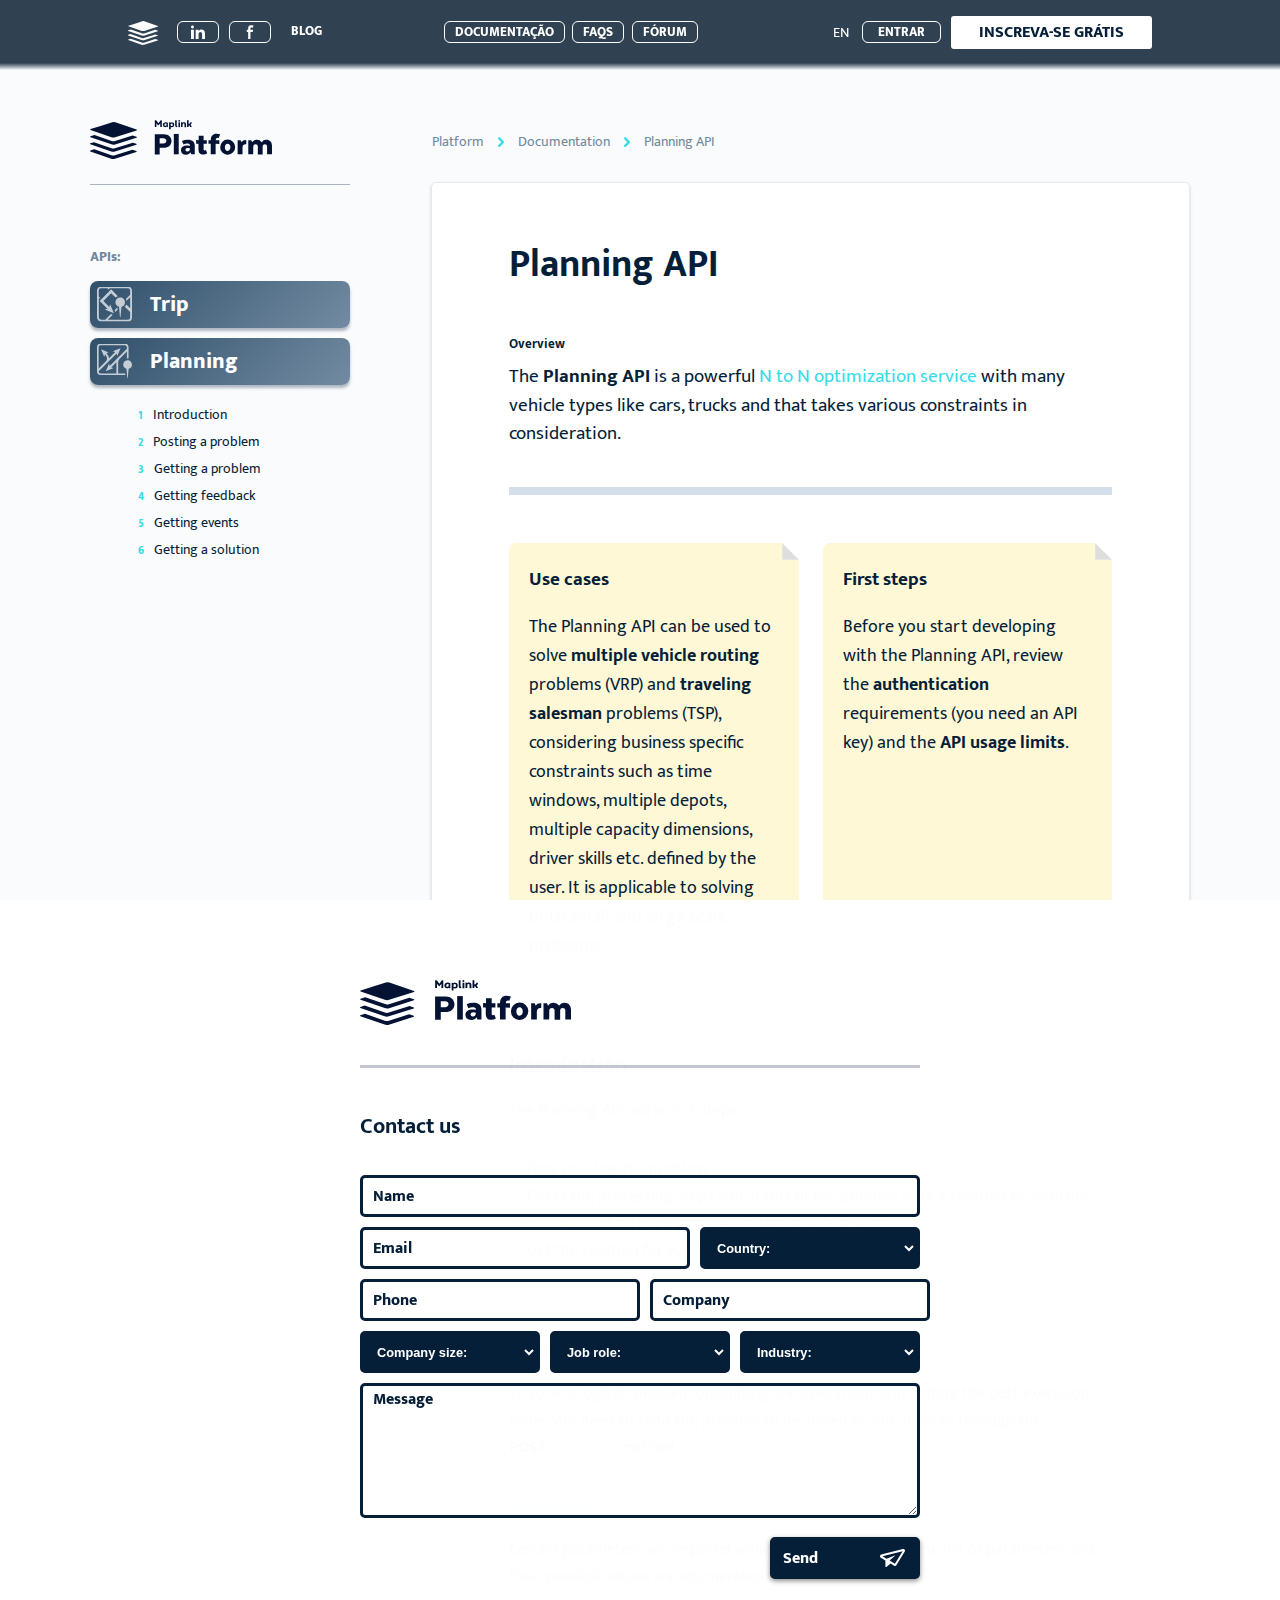
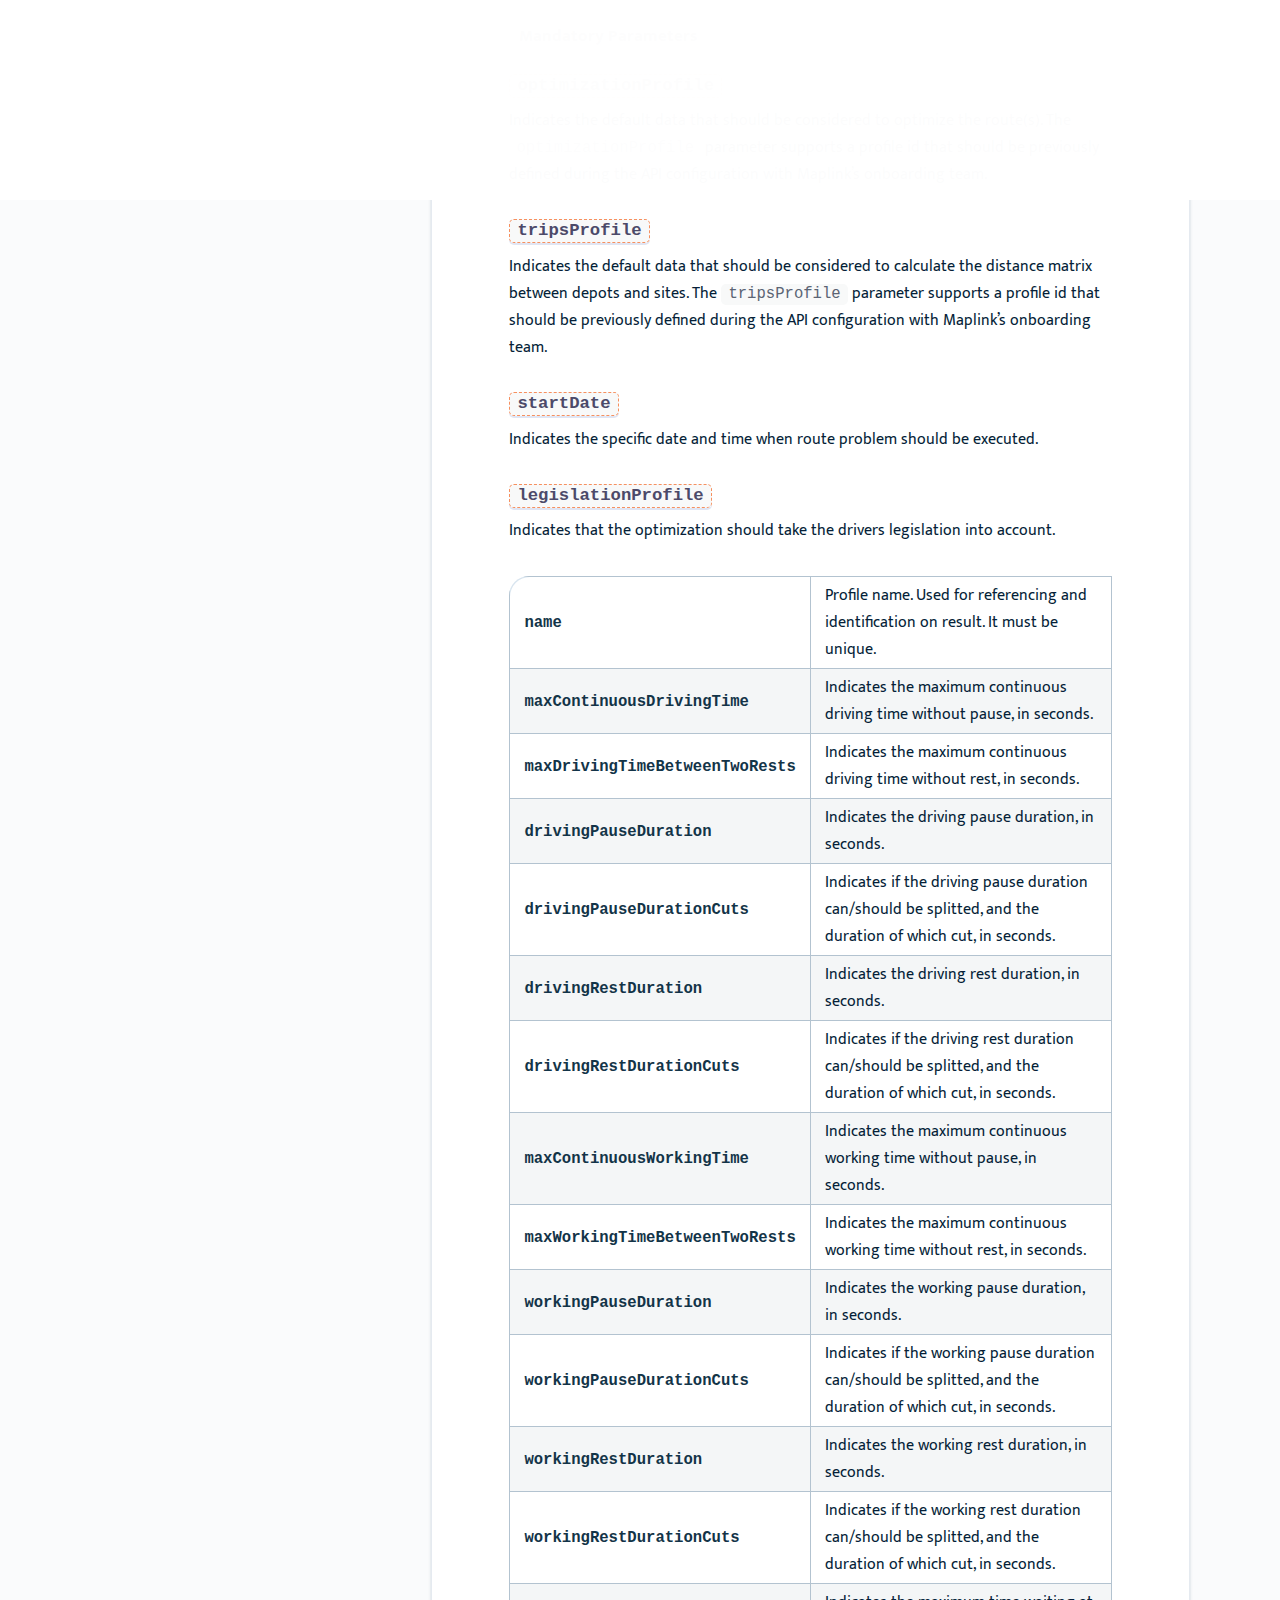
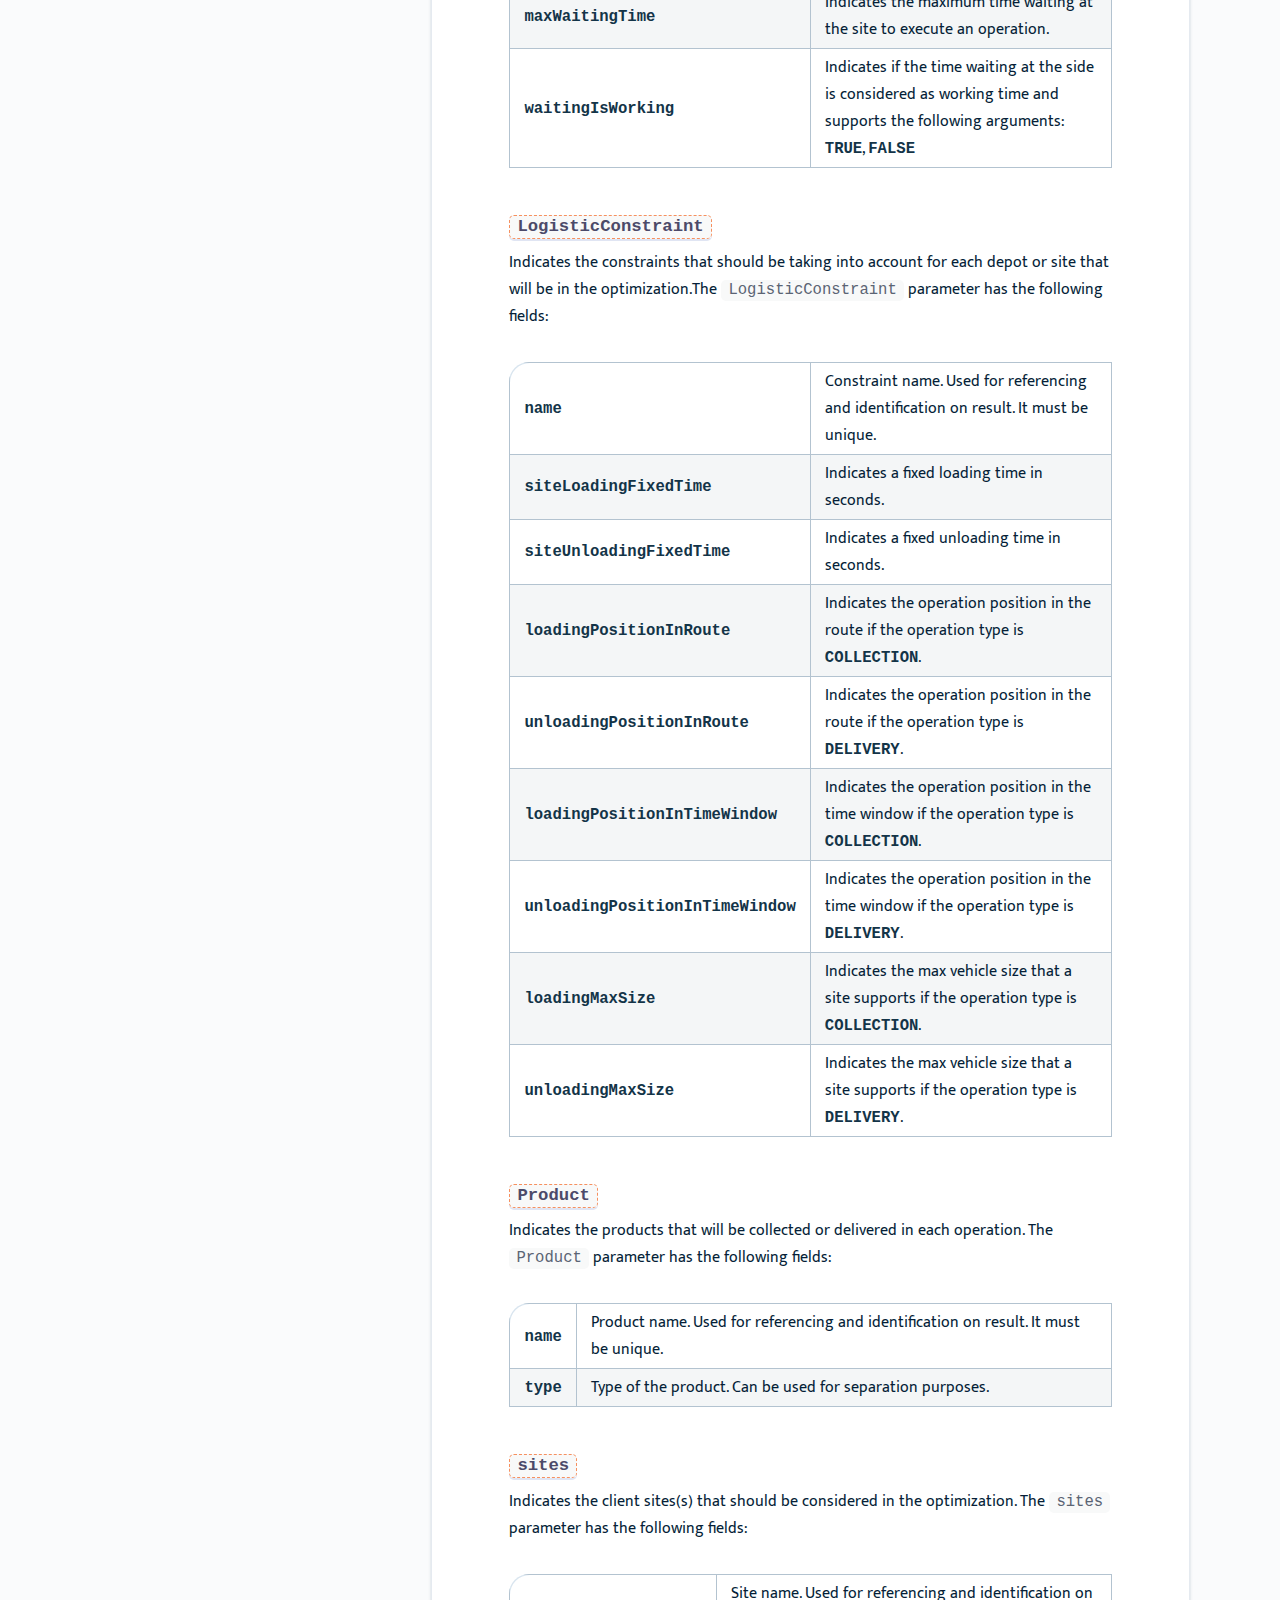
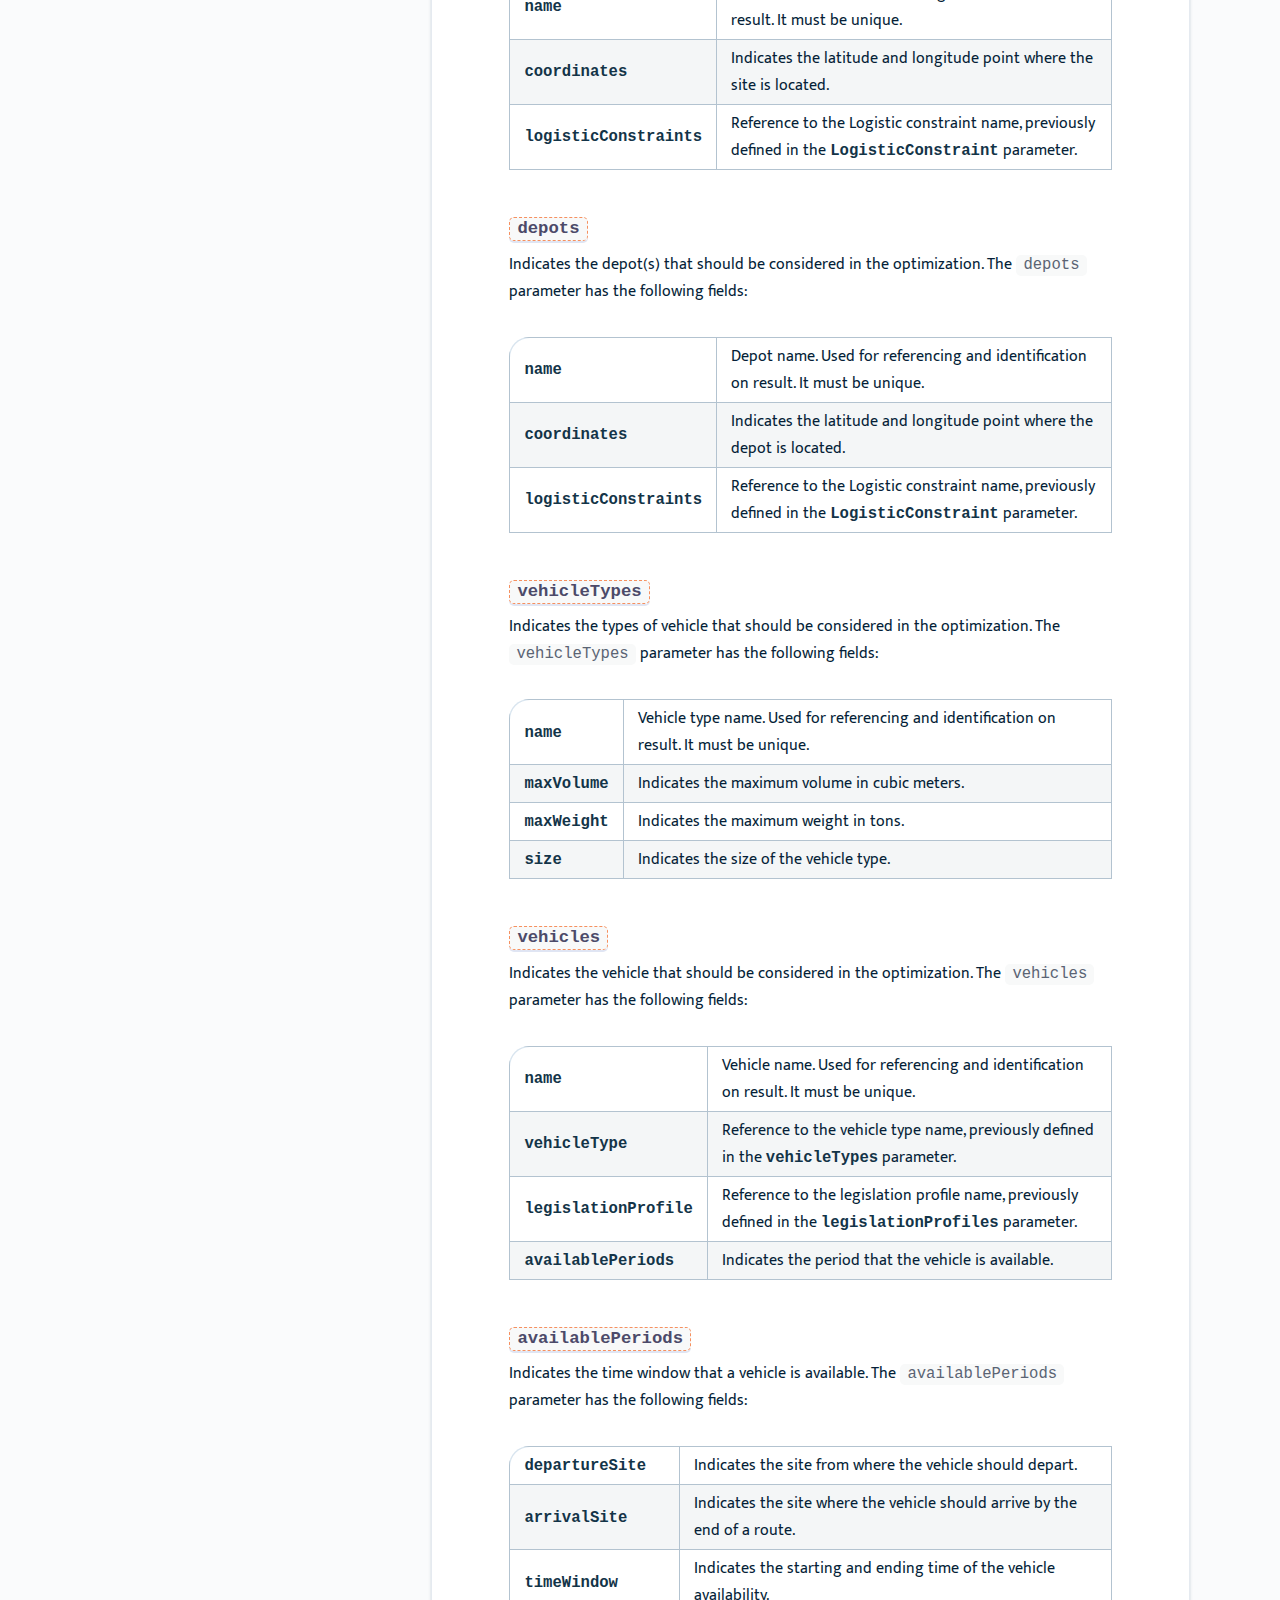
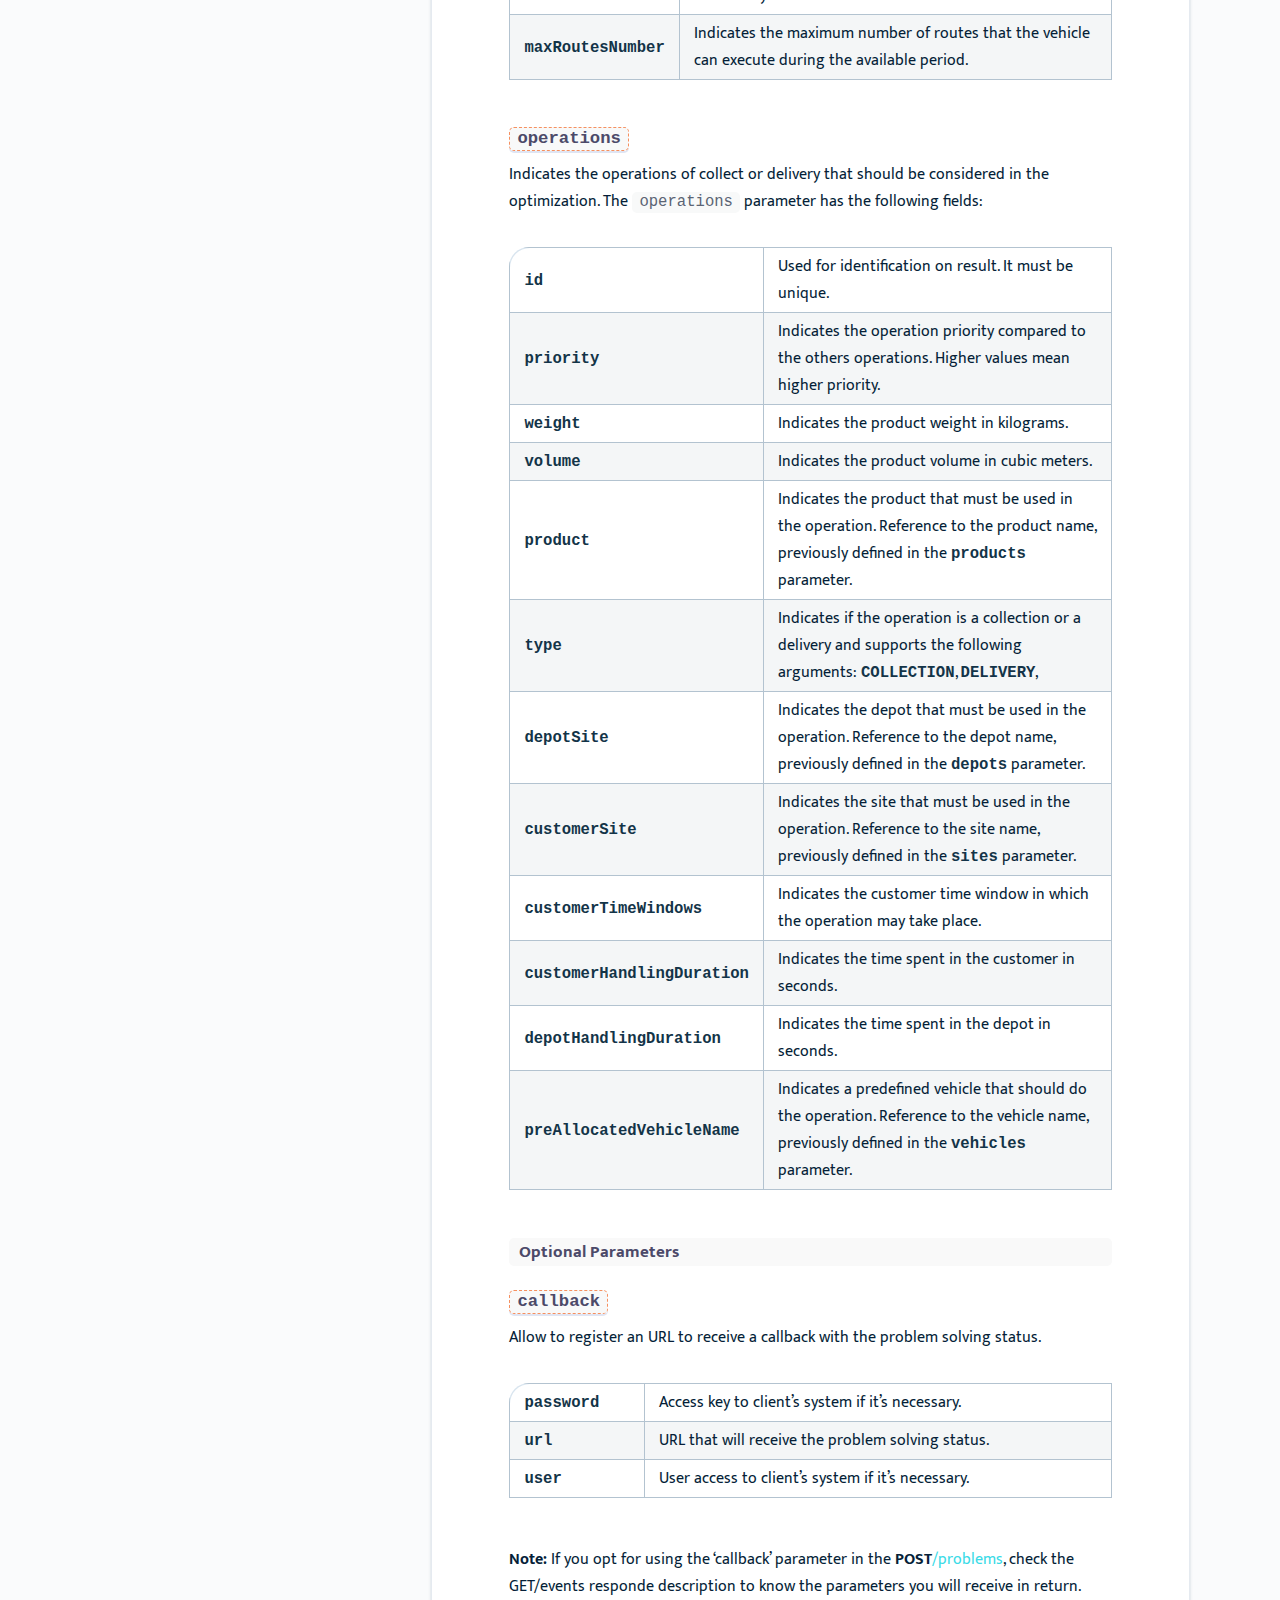
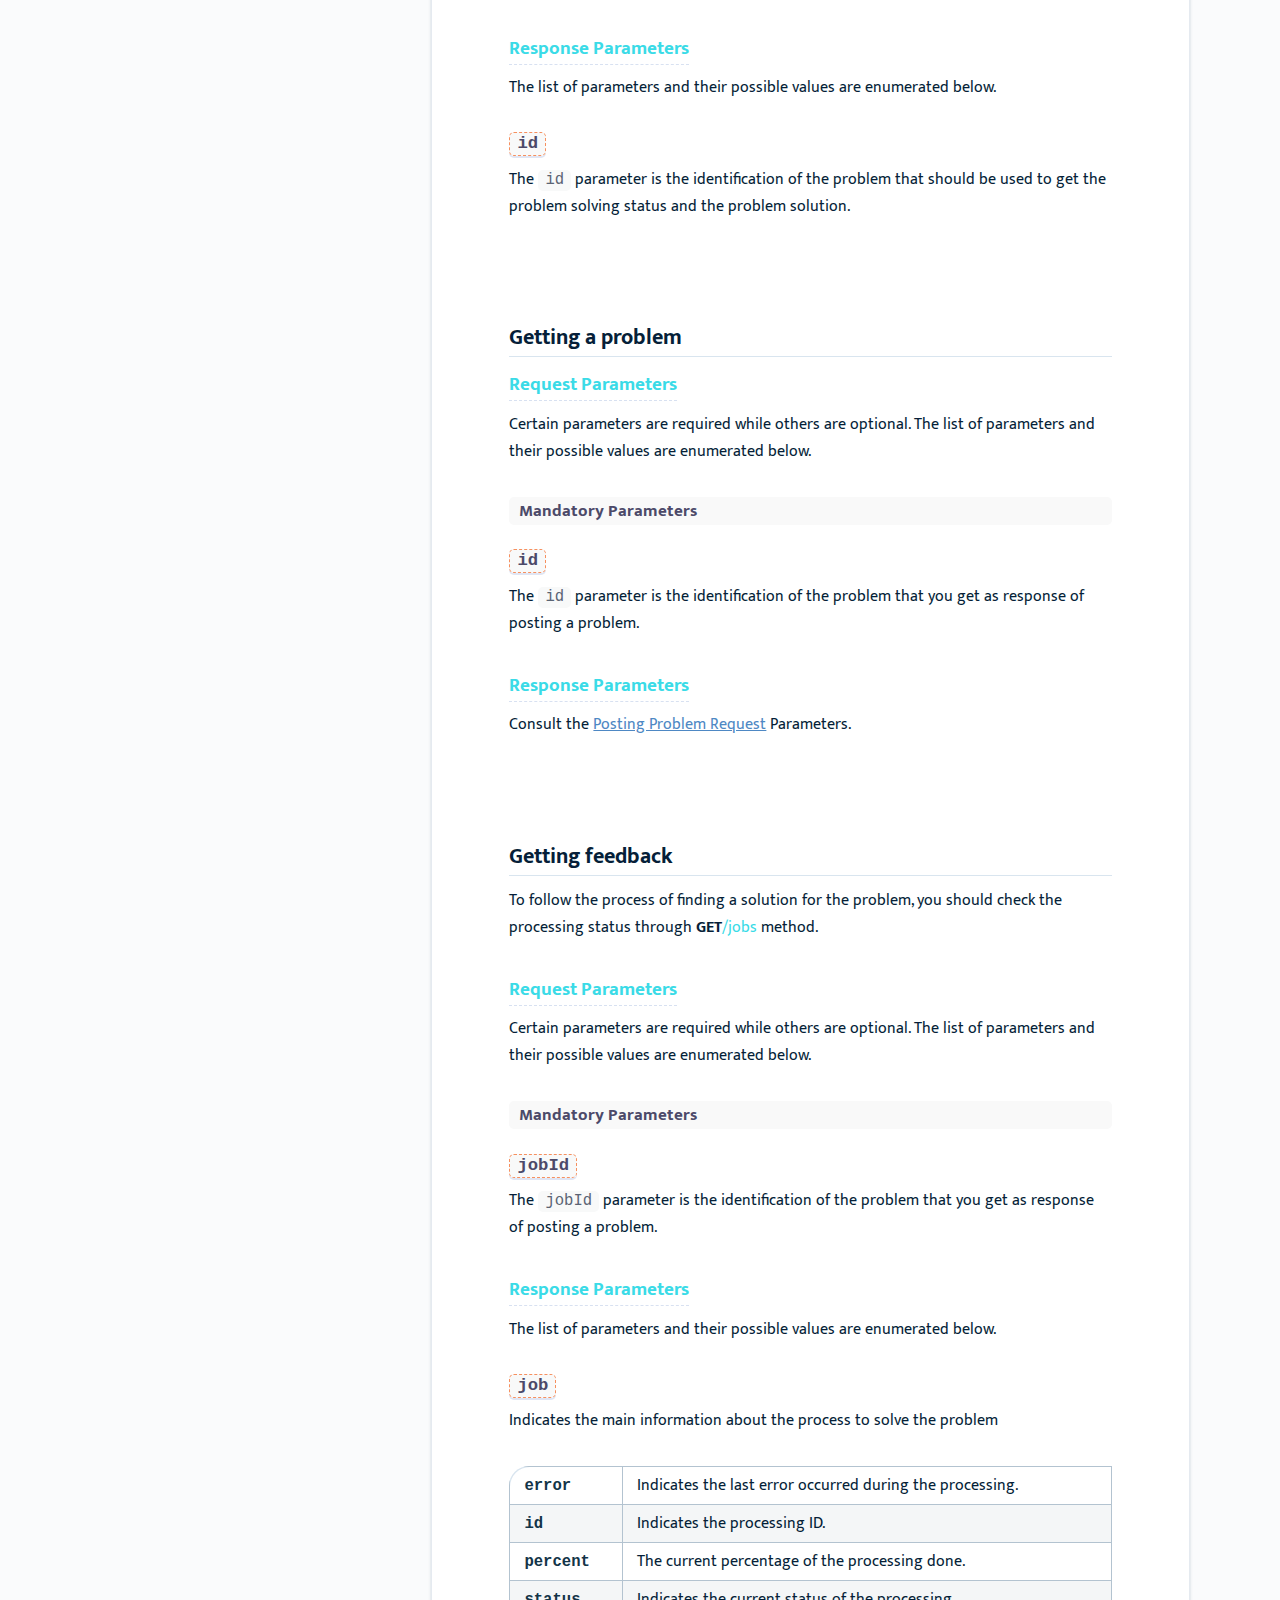
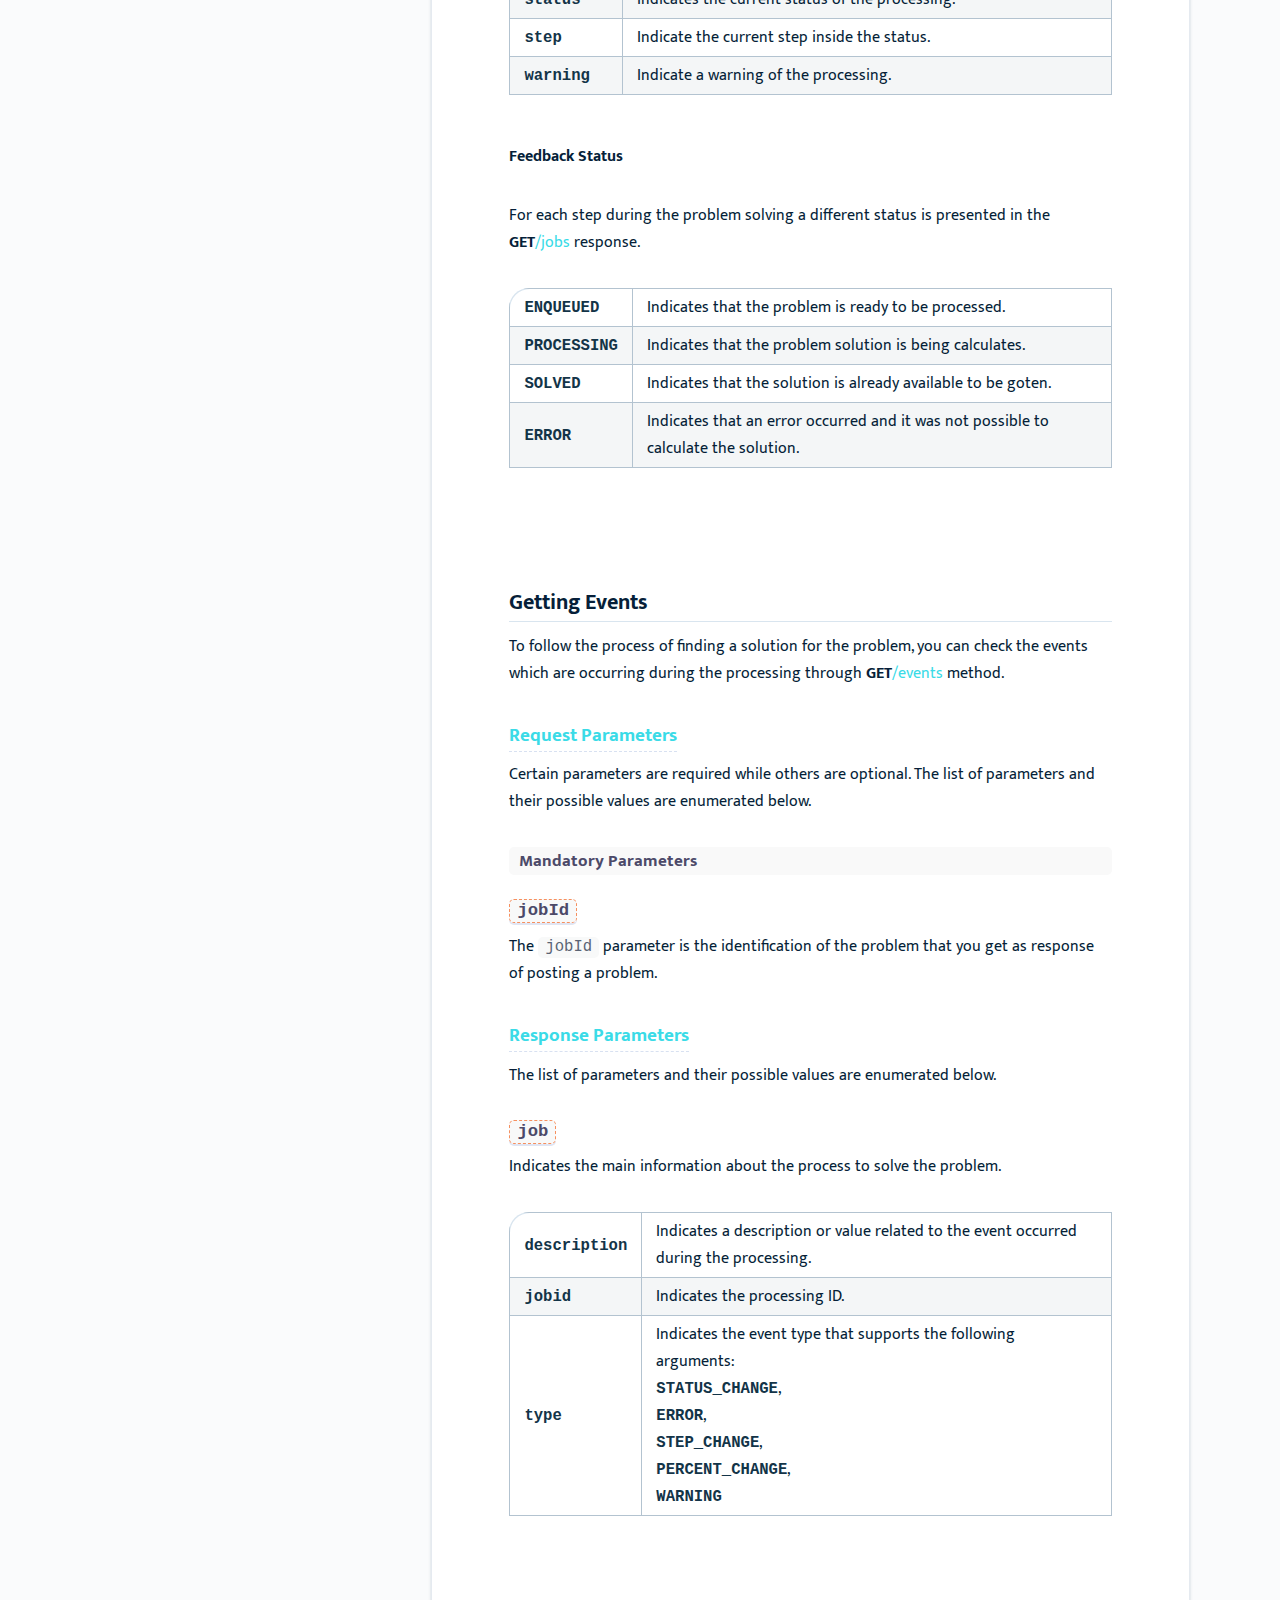
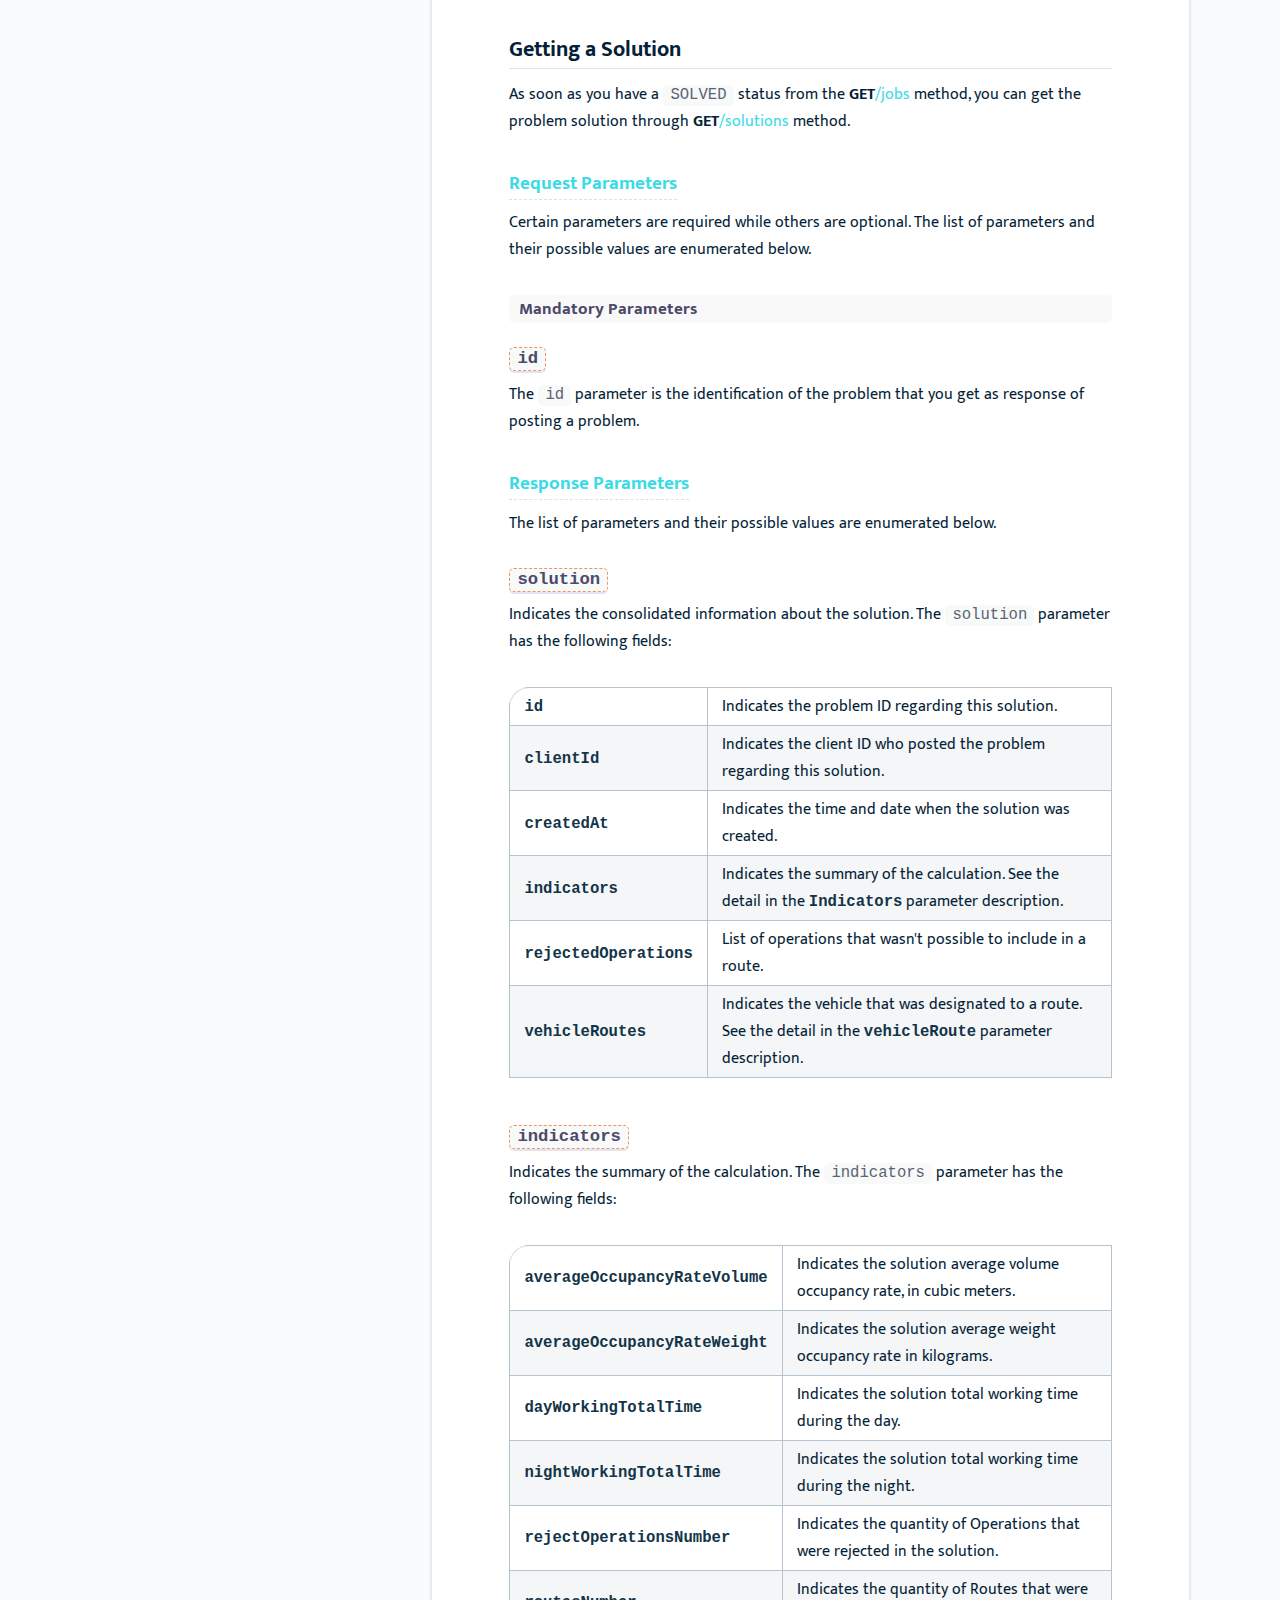
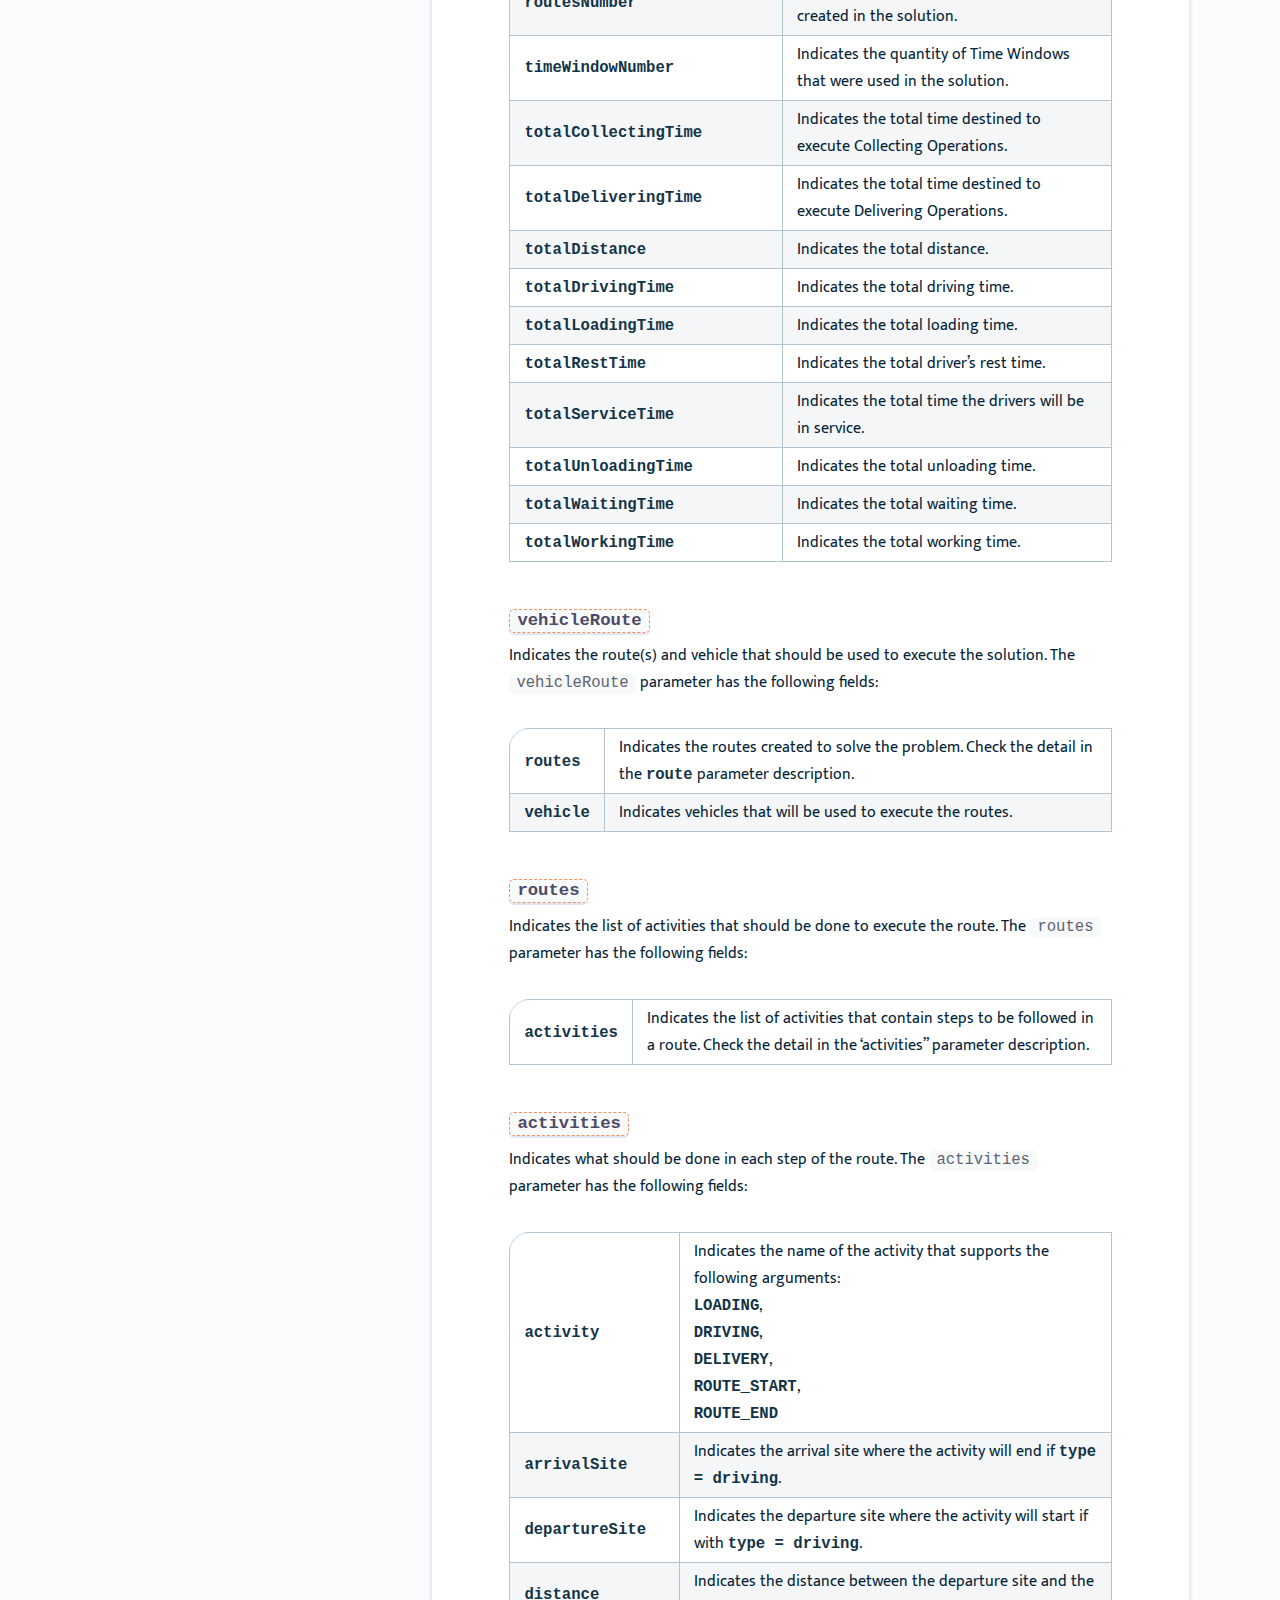
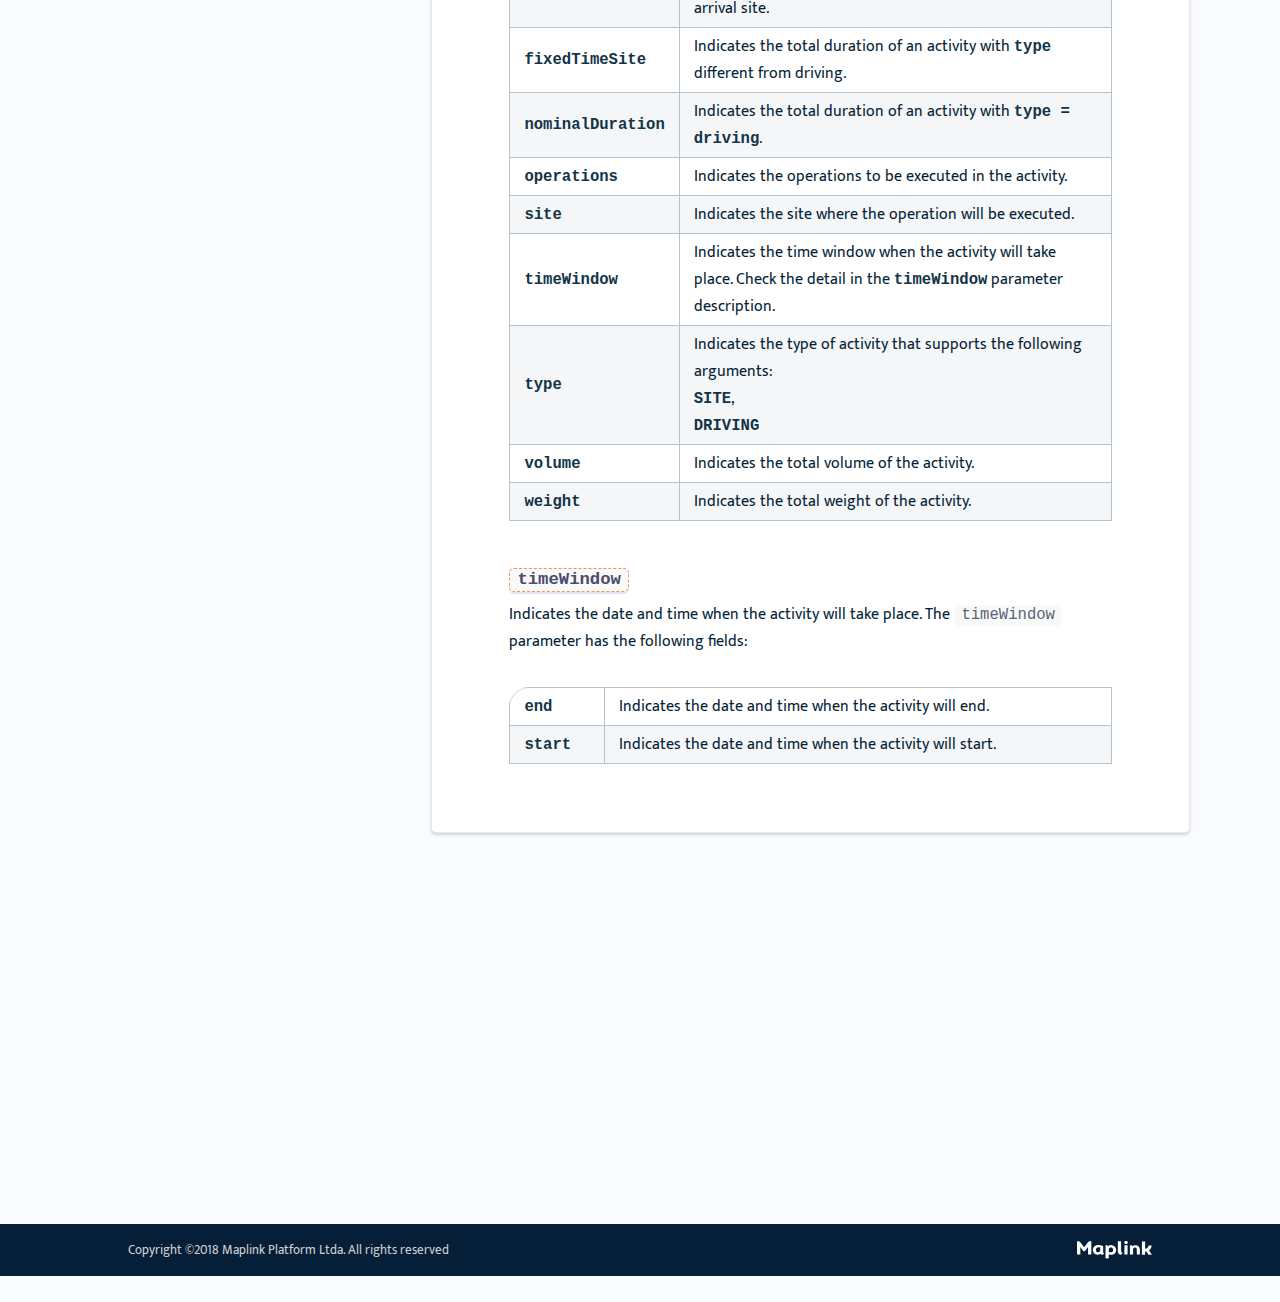
<file: projetos/platform/documentation/planning/index.html>
<!DOCTYPE html>
<html lang="en">

	<head>

  <meta charset="utf-8">
  <title>Maplink Platform | Let our APIs optimize your transport | Planning API</title>

  <meta name="author" content="Maplink">
  <meta name="description" content="Tools for managing the movement of people and goods optimizing distance, time and resources taking multiple constraints into account.">
  <meta name="robots" content="index, follow">
  <meta name="viewport" content="width=device-width, initial-scale=1">

  <link rel="icon" type="image/png" href="../../img/favicon.png" sizes="16x16">
	<link rel="stylesheet" href="../../css/layout.css">
	
</head>


	<body>

		<header id="header">
  <nav>
    <ul class="social">
      <li><a href="../../index.html" title="Maplink Platform"><img src="../../img/symbol_white.svg" alt="Platform"></a></li>
      <li><a href="" title="LinkedIn" target="_blank">&nbsp;</a></li>
      <li><a href="" title="Facebook" target="_blank">&nbsp;</a></li>
      <li><a href="" title="Blog" target="_blank">Blog</a></li>
    </ul>
    <ul class="menu">
      <li><a href="#plans" title="Planos">Planos</a></li>
      <li><a href="../index.html" title="Documentação">Documentação</a></li>
      <li><a href="" title="Faqs">Faqs</a></li>
      <li><a href="" title="Fórum">Fórum</a></li>
      <!-- <li>SEARCH</li> -->
    </ul>
    <ul class="signup">
      <li id="langs">
        <a href="" title="">PT</a>
        <a href="" title="">EN</a>
        <a href="" title="">ES</a>
        <a href="" title="">FR</a>
      </li>
      <li><a href="" title="Entrar">Entrar</a></li>
      <li><a href="" title="Inscreva-se grátis">Inscreva-se grátis</a></li>
    </ul>        
  </nav>
  <button type="button">
    <span></span>
    <span></span>
    <span></span>
    <div></div>
  </button>
</header>


		<main id="doc">
  <div>

    <!-- Side menu -->
    <aside>
      <figure><a href="../../index.html" title="Platform"><img src="../../img/platform-blue.svg" alt="Maplink Platform"></a></figure>

      <div class="sticky_column">
        <small>APIs:</small>

        <ul id="side-menu">
          <!-- Trip -->
          <li class="trip">
            <a href="../trip/index.html" title="Trip API">Trip</a>

            <ol id="trip-submenu">
              <li><a href="#trip-intro" title="introduction">Introduction</a></li>
              <li><a href="#trip-posting-a-problem" title="Posting a problem">Posting a problem</a></li>
              <li><a href="#trip-getting-a-problem" title="Getting a problem">Getting a problem</a></li>
              <li><a href="#trip-getting-feedback" title="Getting feedback">Getting feedback</a></li>
              <li><a href="#trip-getting-events" title="Getting events">Getting events</a></li>
              <li><a href="#trip-getting-a-solution" title="Getting a solution">Getting a solution</a></li>
            </ol>
          </li>

          <!-- Planning -->
          <li class="planning">
            <a href="/documentation/planning/" title="Planning API">Planning</a>

            <ol id="planning-submenu">
              <li><a href="#planning-intro" title="introduction">Introduction</a></li>
              <li><a href="#planning-posting-a-problem" title="Posting a problem">Posting a problem</a></li>
              <li><a href="#planning-getting-a-problem" title="Getting a problem">Getting a problem</a></li>
              <li><a href="#planning-getting-feedback" title="Getting feedback">Getting feedback</a></li>
              <li><a href="#planning-getting-events" title="Getting events">Getting events</a></li>
              <li><a href="#planning-getting-a-solution" title="Getting a solution">Getting a solution</a></li>
            </ol>
          </li>
        </ul>
      </div>

    </aside>

    <!-- Article -->
    <article>
      <h1>Planning API</h1>
      <!-- Page bread crumb -->
<ul>
  <li><a href="http://developers.maplink.global" title="Platform">Platform</a></li>
  <li><a href="http://developers.maplink.global/documentation" title="Documentation">Documentation</a></li>
  <li>Planning API</li>
</ul>

<h2 id="overview">Overview</h2>

<p>The <strong>Planning API</strong> is a powerful <em>N to N optimization service</em> with many vehicle types like cars, trucks and that takes various constraints in consideration.</p>

<hr />

<ul class="cards">
  <li>
    <h2>Use cases</h2>
    <p>The Planning API can be used to solve <strong>multiple vehicle routing</strong> problems (VRP) and <strong>traveling salesman</strong> problems (TSP), considering business specific constraints such as time windows, multiple depots, multiple capacity dimensions, driver skills etc. defined by the user. It is applicable to solving both small and large scale problems.</p>
  </li>
  <li>
    <h2>First steps</h2>
    <p>Before you start developing with the Planning API, review the <strong>authentication</strong> requirements (you need an API key) and the <strong>API usage limits</strong>.</p>
  </li>
</ul>

<h2 id="planning-intro">Introduction</h2>
<p>The Planning API works in 3 steps</p>
<ol>
  <li>Post your logistic problem;</li>
  <li>Check the processing steps and status of the problem until a solution be available which could be through getting the status or a callback;</li>
  <li>Get the solution for your problem.</li>
</ol>

<h2 id="planning-posting-a-problem">Posting a problem</h2>
<p>To solve a logistic problem optimizing the operations and finding the best execution order, you need to send the problem to be solved by our services through the <strong>POST</strong><em>/problems</em> method.</p>

<h3 id="parameters">Parameters</h3>
<p>Certain parameters are required while others are optional. The list of parameters and their possible values are enumerated below.</p>

<h4 id="mandatory-parameters">Mandatory Parameters</h4>
<h5 id="optimizationprofile"><code class="highlighter-rouge">optimizationProfile</code></h5>
<p>Indicates the default data that should be considered to optimize the route(s).
The <code class="highlighter-rouge">optimizationProfile</code> parameter supports a profile id that should be previously defined during the API configuration with Maplink’s onboarding team.</p>

<h5 id="tripsprofile"><code class="highlighter-rouge">tripsProfile</code></h5>
<p>Indicates the default data that should be considered to calculate the distance matrix between depots and sites.
The <code class="highlighter-rouge">tripsProfile</code> parameter supports a profile id that should be previously defined during the API configuration with Maplink’s onboarding team.</p>

<h5 id="startdate"><code class="highlighter-rouge">startDate</code></h5>
<p>Indicates the specific date and time when route problem should be executed.</p>

<h5 id="legislationprofile"><code class="highlighter-rouge">legislationProfile</code></h5>
<p>Indicates that the optimization should take the drivers legislation into account.</p>

<table>
  <tr>
    <td><code>name</code></td>
    <td>Profile name. Used for referencing and identification on result. It must be unique.</td>
  </tr>
  <tr>
    <td><code>maxContinuousDrivingTime</code></td>
    <td>Indicates the maximum continuous driving time without pause, in seconds.</td>
  </tr>
  <tr>
    <td><code>maxDrivingTimeBetweenTwoRests</code></td>
    <td>Indicates the maximum continuous driving time without rest, in seconds.</td>
  </tr>
  <tr>
    <td><code>drivingPauseDuration</code></td>
    <td>Indicates the driving pause duration, in seconds.</td>
  </tr>
  <tr>
    <td><code>drivingPauseDurationCuts</code></td>
    <td>Indicates if the driving pause duration can/should be splitted, and the duration of which cut, in seconds.</td>
  </tr>
  <tr>
    <td><code>drivingRestDuration</code></td>
    <td>Indicates the driving rest duration, in seconds.</td>
  </tr>
  <tr>
    <td><code>drivingRestDurationCuts</code></td>
    <td>Indicates if the driving rest duration can/should be splitted, and the duration of which cut, in seconds.</td>
  </tr>
  <tr>
    <td><code>maxContinuousWorkingTime</code></td>
    <td>Indicates the maximum continuous working time without pause, in seconds.</td>
  </tr>
  <tr>
    <td><code>maxWorkingTimeBetweenTwoRests</code></td>
    <td>Indicates the maximum continuous working time without rest, in seconds.</td>
  </tr>
  <tr>
    <td><code>workingPauseDuration</code></td>
    <td>Indicates the working pause duration, in seconds.</td>
  </tr>
  <tr>
    <td><code>workingPauseDurationCuts</code></td>
    <td>Indicates if the working pause duration can/should be splitted, and the duration of which cut, in seconds.</td>
  </tr>
  <tr>
    <td><code>workingRestDuration</code></td>
    <td>Indicates the working rest duration, in seconds.</td>
  </tr>
  <tr>
    <td><code>workingRestDurationCuts</code></td>
    <td>Indicates if the working rest duration can/should be splitted, and the duration of which cut, in seconds.</td>
  </tr>
  <tr>
    <td><code>maxWaitingTime</code></td>
    <td>Indicates the maximum time waiting at the site to execute an operation.</td>
  </tr>
  <tr>
    <td><code>waitingIsWorking</code></td>
    <td>Indicates if the time waiting at the side is considered as working time and supports the following arguments: <code>TRUE</code>, <code>FALSE</code></td>
  </tr>
</table>

<h5 id="logisticconstraint"><code class="highlighter-rouge">LogisticConstraint</code></h5>
<p>Indicates the constraints that should be taking into account for each depot or site that will be in the optimization.The <code class="highlighter-rouge">LogisticConstraint</code> parameter has the following fields:</p>

<table>
  <tr>
    <td><code>name</code></td>
    <td>Constraint name. Used for referencing and identification on result. It must be unique.</td>
  </tr>
  <tr>
    <td><code>siteLoadingFixedTime</code></td>
    <td>Indicates a fixed loading time in seconds.</td>
  </tr>
  <tr>
    <td><code>siteUnloadingFixedTime</code></td>
    <td>Indicates a fixed unloading time in seconds.</td>
  </tr>
  <tr>
    <td><code>loadingPositionInRoute</code></td>
    <td>Indicates the operation position in the route if the operation type is <code>COLLECTION</code>.</td>
  </tr>
  <tr>
    <td><code>unloadingPositionInRoute</code></td>
    <td>Indicates the operation position in the route if the operation type is <code>DELIVERY</code>.</td>
  </tr>
  <tr>
    <td><code>loadingPositionInTimeWindow</code></td>
    <td>Indicates the operation position in the time window if the operation type is <code>COLLECTION</code>.</td>
  </tr>
  <tr>
    <td><code>unloadingPositionInTimeWindow</code></td>
    <td>Indicates the operation position in the time window if the operation type is <code>DELIVERY</code>.</td>
  </tr>
  <tr>
    <td><code>loadingMaxSize</code></td>
    <td>Indicates the max vehicle size that a site supports if the operation type is <code>COLLECTION</code>.</td>
  </tr>
  <tr>
    <td><code>unloadingMaxSize</code></td>
    <td>Indicates the max vehicle size that a site supports if the operation type is <code>DELIVERY</code>.</td>
  </tr>
</table>

<h5 id="product"><code class="highlighter-rouge">Product</code></h5>
<p>Indicates the products that will be collected or delivered in each operation. The <code class="highlighter-rouge">Product</code> parameter has the following fields:</p>

<table>
  <tr>
    <td><code>name</code></td>
    <td>Product name. Used for referencing and identification on result. It must be unique.</td>
  </tr>
  <tr>
    <td><code>type</code></td>
    <td>Type of the product. Can be used for separation purposes.</td>
  </tr>
</table>

<h5 id="sites"><code class="highlighter-rouge">sites</code></h5>
<p>Indicates the client sites(s) that should be considered in the optimization. The <code class="highlighter-rouge">sites</code> parameter has the following fields:</p>

<table>
  <tr>
    <td><code>name</code></td>
    <td>Site name. Used for referencing and identification on result. It must be unique.</td>
  </tr>
  <tr>
    <td><code>coordinates</code></td>
    <td>Indicates the latitude and longitude point where the site is located.</td>
  </tr>
  <tr>
    <td><code>logisticConstraints</code></td>
    <td>Reference to the Logistic constraint name, previously defined in the <code>LogisticConstraint</code> parameter.</td>
  </tr>
</table>

<h5 id="depots"><code class="highlighter-rouge">depots</code></h5>
<p>Indicates the depot(s) that should be considered in the optimization. The <code class="highlighter-rouge">depots</code> parameter has the following fields:</p>

<table>
  <tr>
    <td><code>name</code></td>
    <td>Depot name. Used for referencing and identification on result. It must be unique.</td>
  </tr>
  <tr>
    <td><code>coordinates</code></td>
    <td>Indicates the latitude and longitude point where the depot is located.</td>
  </tr>
  <tr>
    <td><code>logisticConstraints</code></td>
    <td>Reference to the Logistic constraint name, previously defined in the <code>LogisticConstraint</code> parameter.</td>
  </tr>
</table>

<h5 id="vehicletypes"><code class="highlighter-rouge">vehicleTypes</code></h5>
<p>Indicates the types of vehicle that should be considered in the optimization. The <code class="highlighter-rouge">vehicleTypes</code> parameter has the following fields:</p>

<table>
  <tr>
    <td><code>name</code></td>
    <td>Vehicle type name. Used for referencing and identification on result. It must be unique.</td>
  </tr>
  <tr>
    <td><code>maxVolume</code></td>
    <td>Indicates the maximum volume in cubic meters.</td>
  </tr>
  <tr>
    <td><code>maxWeight</code></td>
    <td>Indicates the maximum weight in tons.</td>
  </tr>
  <tr>
    <td><code>size</code></td>
    <td>Indicates the size of the vehicle type.</td>
  </tr>
</table>

<h5 id="vehicles"><code class="highlighter-rouge">vehicles</code></h5>
<p>Indicates the vehicle that should be considered in the optimization. The <code class="highlighter-rouge">vehicles</code> parameter has the following fields:</p>

<table>
  <tr>
    <td><code>name</code></td>
    <td>Vehicle name. Used for referencing and identification on result. It must be unique.</td>
  </tr>
  <tr>
    <td><code>vehicleType</code></td>
    <td>Reference to the vehicle type name, previously defined in the <code>vehicleTypes</code> parameter.</td>
  </tr>
  <tr>
    <td><code>legislationProfile</code></td>
    <td>Reference to the legislation profile name, previously defined in the <code>legislationProfiles</code> parameter.</td>
  </tr>
  <tr>
    <td><code>availablePeriods</code></td>
    <td>Indicates the period that the vehicle is available.</td>
  </tr>
</table>

<h5 id="availableperiods"><code class="highlighter-rouge">availablePeriods</code></h5>
<p>Indicates the time window that a vehicle is available.  The <code class="highlighter-rouge">availablePeriods</code> parameter has the following fields:</p>

<table>
  <tr>
    <td><code>departureSite</code></td>
    <td>Indicates the site from where the vehicle should depart.</td>
  </tr>
  <tr>
    <td><code>arrivalSite</code></td>
    <td>Indicates the site where the vehicle should arrive by the end of a route.</td>
  </tr>
  <tr>
    <td><code>timeWindow</code></td>
    <td>Indicates the starting and ending time of the vehicle availability.</td>
  </tr>
  <tr>
    <td><code>maxRoutesNumber</code></td>
    <td>Indicates the maximum number of routes that the vehicle can execute during the available period.</td>
  </tr>
</table>

<h5 id="operations"><code class="highlighter-rouge">operations</code></h5>
<p>Indicates the operations of collect or delivery that should be considered in the optimization. The <code class="highlighter-rouge">operations</code> parameter has the following fields:</p>

<table>
  <tr>
    <td><code>id</code></td>
    <td>Used for identification on result. It must be unique.</td>
  </tr>
  <tr>
    <td><code>priority</code></td>
    <td>Indicates the operation priority compared to the others operations. Higher values mean higher priority.</td>
  </tr>
  <tr>
    <td><code>weight</code></td>
    <td>Indicates the product weight in kilograms.</td>
  </tr>
  <tr>
    <td><code>volume</code></td>
    <td>Indicates the product volume in cubic meters.</td>
  </tr>
  <tr>
    <td><code>product</code></td>
    <td>Indicates the product that must be used in the operation. Reference to the product name, previously defined in the <code>products</code> parameter.</td>
  </tr>
  <tr>
    <td><code>type</code></td>
    <td>Indicates if the operation is a collection or a delivery and supports the following arguments: <code>COLLECTION</code>, <code>DELIVERY</code>,</td>
  </tr>
  <tr>
    <td><code>depotSite</code></td>
    <td>Indicates the depot that must be used in the operation. Reference to the depot name, previously defined in the <code>depots</code> parameter.</td>
  </tr>
  <tr>
    <td><code>customerSite</code></td>
    <td>Indicates the site that must be used in the operation. Reference to the site name, previously defined in the <code>sites</code> parameter.</td>
  </tr>
  <tr>
    <td><code>customerTimeWindows</code></td>
    <td>Indicates the customer time window in which the operation may take place.</td>
  </tr>
  <tr>
    <td><code>customerHandlingDuration</code></td>
    <td>Indicates the time spent in the customer in seconds.</td>
  </tr>
  <tr>
    <td><code>depotHandlingDuration</code></td>
    <td>Indicates the time spent in the depot in seconds.</td>
  </tr>
  <tr>
    <td><code>preAllocatedVehicleName</code></td>
    <td>Indicates a predefined vehicle that should do the operation. Reference to the vehicle name, previously defined in the <code>vehicles</code> parameter.</td>
  </tr>
</table>

<h4 id="optional-parameters">Optional Parameters</h4>
<h5 id="callback"><code class="highlighter-rouge">callback</code></h5>
<p>Allow to register an URL to receive a callback with the problem solving status.</p>

<table>
  <tr>
    <td><code>password</code></td>
    <td>Access key to client’s system if it’s necessary.</td>
  </tr>
  <tr>
    <td><code>url</code></td>
    <td>URL that will receive the problem solving status.</td>
  </tr>
  <tr>
    <td><code>user</code></td>
    <td>User access to client’s system if it’s necessary.</td>
  </tr>
</table>

<p><strong>Note:</strong> If you opt for using the ‘callback’ parameter in the <strong>POST</strong><em>/problems</em>, check the GET/events responde description to know the parameters you will receive in return.</p>

<h3 id="response-parameters">Response Parameters</h3>
<p>The list of parameters and their possible values are enumerated below.</p>

<h5 id="id"><code class="highlighter-rouge">id</code></h5>
<p>The <code class="highlighter-rouge">id</code> parameter is the identification of the problem that should be used to get the problem solving status and the problem solution.</p>

<h2 id="planning-getting-a-problem">Getting a problem</h2>
<h3 id="request-parameters">Request Parameters</h3>
<p>Certain parameters are required while others are optional. The list of parameters and their possible values are enumerated below.</p>

<h4 id="mandatory-parameters-1">Mandatory Parameters</h4>
<h5 id="id-1"><code class="highlighter-rouge">id</code></h5>
<p>The <code class="highlighter-rouge">id</code> parameter is the identification of the problem that you get as response of posting a problem.</p>

<h3 id="response-parameters-1">Response Parameters</h3>
<p>Consult the <a href="#planning-posting-a-problem" title="Posting Problem Request">Posting Problem Request</a> Parameters.</p>

<h2 id="planning-getting-feedback">Getting feedback</h2>
<p>To follow the process of finding a solution for the problem, you should check the processing status through <strong>GET</strong><em>/jobs</em> method.</p>

<h3 id="request-parameters-1">Request Parameters</h3>
<p>Certain parameters are required while others are optional. The list of parameters and their possible values are enumerated below.</p>

<h4 id="mandatory-parameters-2">Mandatory Parameters</h4>
<h5 id="jobid"><code class="highlighter-rouge">jobId</code></h5>
<p>The <code class="highlighter-rouge">jobId</code> parameter is the identification of the problem that you get as response of posting a problem.</p>

<h3 id="response-parameters-2">Response Parameters</h3>
<p>The list of parameters and their possible values are enumerated below.</p>

<h5 id="job"><code class="highlighter-rouge">job</code></h5>
<p>Indicates the main information about the process to solve the problem</p>

<table>
  <tr>
    <td><code>error</code></td>
    <td>Indicates the last error occurred during the processing.</td>
  </tr>
  <tr>
    <td><code>id</code></td>
    <td>Indicates the processing ID.</td>
  </tr>
  <tr>
    <td><code>percent</code></td>
    <td>The current percentage of the processing done.</td>
  </tr>
  <tr>
    <td><code>status</code></td>
    <td>Indicates the current status of the processing.</td>
  </tr>
  <tr>
    <td><code>step</code></td>
    <td>Indicate the current step inside the status.</td>
  </tr>
  <tr>
    <td><code>warning</code></td>
    <td>Indicate a warning of the processing.</td>
  </tr>
</table>

<p><strong>Feedback Status</strong></p>

<p>For each step during the problem solving a different status is presented in the <strong>GET</strong><em>/jobs</em> response.</p>

<table>
  <tr>
    <td><code>ENQUEUED</code></td>
    <td>Indicates that the problem is ready to be processed.</td>
  </tr>
  <tr>
    <td><code>PROCESSING</code></td>
    <td>Indicates that the problem solution is being calculates.</td>
  </tr>
  <tr>
    <td><code>SOLVED</code></td>
    <td>Indicates that the solution is already available to be goten.</td>
  </tr>
  <tr>
    <td><code>ERROR</code></td>
    <td>Indicates that an error occurred and it was not possible to calculate the solution.</td>
  </tr>
</table>

<h2 id="planning-getting-events">Getting Events</h2>
<p>To follow the process of finding a solution for the problem, you can check the events which are occurring during the processing through <strong>GET</strong><em>/events</em> method.</p>

<h3 id="request-parameters-2">Request Parameters</h3>
<p>Certain parameters are required while others are optional. The list of parameters and their possible values are enumerated below.</p>

<h4 id="mandatory-parameters-3">Mandatory Parameters</h4>
<h5 id="jobid-1"><code class="highlighter-rouge">jobId</code></h5>
<p>The <code class="highlighter-rouge">jobId</code> parameter is the identification of the problem that you get as response of posting a problem.</p>

<h3 id="response-parameters-3">Response Parameters</h3>
<p>The list of parameters and their possible values are enumerated below.</p>

<h5 id="job-1"><code class="highlighter-rouge">job</code></h5>
<p>Indicates the main information about the process to solve the problem.</p>

<table>
  <tr>
    <td><code>description</code></td>
    <td>Indicates a description or value related to the event occurred during the processing.</td>
  </tr>
  <tr>
    <td><code>jobid</code></td>
    <td>Indicates the processing ID.</td>
  </tr>
  <tr>
    <td><code>type</code></td>
    <td>
      Indicates the event type that supports the following arguments:<br />
      <code>STATUS_CHANGE</code>,<br />
      <code>ERROR</code>,<br />
      <code>STEP_CHANGE</code>,<br />
      <code>PERCENT_CHANGE</code>,<br />
      <code>WARNING</code>
    </td>
  </tr>
</table>

<h2 id="planning-getting-a-solution">Getting a Solution</h2>
<p>As soon as you have a <code class="highlighter-rouge">SOLVED</code> status from the <strong>GET</strong><em>/jobs</em> method, you can get the problem solution through <strong>GET</strong><em>/solutions</em> method.</p>

<h3 id="request-parameters-3">Request Parameters</h3>
<p>Certain parameters are required while others are optional. The list of parameters and their possible values are enumerated below.</p>

<h4 id="mandatory-parameters-4">Mandatory Parameters</h4>
<h5 id="id-2"><code class="highlighter-rouge">id</code></h5>
<p>The <code class="highlighter-rouge">id</code> parameter is the identification of the problem that you get as response of posting a problem.</p>

<h3 id="response-parameters-4">Response Parameters</h3>
<p>The list of parameters and their possible values are enumerated below.</p>

<h5 id="solution"><code class="highlighter-rouge">solution</code></h5>
<p>Indicates the consolidated information about the solution. The <code class="highlighter-rouge">solution</code> parameter has the following fields:</p>

<table>
  <tr>
    <td><code>id</code></td>
    <td>Indicates the problem ID regarding this solution.</td>
  </tr>
  <tr>
    <td><code>clientId</code></td>
    <td>Indicates the client ID who posted the problem regarding this solution.</td>
  </tr>
  <tr>
    <td><code>createdAt</code></td>
    <td>Indicates the time and date when the solution was created.</td>
  </tr>
  <tr>
    <td><code>indicators</code></td>
    <td>Indicates the summary of the calculation. See the detail in the <code>Indicators</code> parameter description.</td>
  </tr>
  <tr>
    <td><code>rejectedOperations</code></td>
    <td>List of operations that wasn't possible to include in a route.</td>
  </tr>
  <tr>
    <td><code>vehicleRoutes</code></td>
    <td>Indicates the vehicle that was designated to a route. See the detail in the <code>vehicleRoute</code> parameter description.</td>
  </tr>
</table>

<h5 id="indicators"><code class="highlighter-rouge">indicators</code></h5>
<p>Indicates the summary of the calculation. The <code class="highlighter-rouge">indicators</code> parameter has the following fields:</p>

<table>
  <tr>
    <td><code>averageOccupancyRateVolume</code></td>
    <td>Indicates the solution average volume occupancy rate, in cubic meters.</td>
  </tr>
  <tr>
    <td><code>averageOccupancyRateWeight</code></td>
    <td>Indicates the solution average weight occupancy rate in kilograms.</td>
  </tr>
  <tr>
    <td><code>dayWorkingTotalTime</code></td>
    <td>Indicates the solution total working time during the day.</td>
  </tr>
  <tr>
    <td><code>nightWorkingTotalTime</code></td>
    <td>Indicates the solution total working time during the night.</td>
  </tr>
  <tr>
    <td><code>rejectOperationsNumber</code></td>
    <td>Indicates the quantity of Operations that were rejected in the solution.</td>
  </tr>
  <tr>
    <td><code>routesNumber</code></td>
    <td>Indicates the quantity of Routes that were created in the solution.</td>
  </tr>
  <tr>
    <td><code>timeWindowNumber</code></td>
    <td>Indicates the quantity of Time Windows that were used in the solution.</td>
  </tr>
  <tr>
    <td><code>totalCollectingTime</code></td>
    <td>Indicates the total time destined to execute Collecting Operations.</td>
  </tr>
  <tr>
    <td><code>totalDeliveringTime</code></td>
    <td>Indicates the total time destined to execute Delivering Operations.</td>
  </tr>
  <tr>
    <td><code>totalDistance</code></td>
    <td>Indicates the total distance.</td>
  </tr>
  <tr>
    <td><code>totalDrivingTime</code></td>
    <td>Indicates the total driving time.</td>
  </tr>
  <tr>
    <td><code>totalLoadingTime</code></td>
    <td>Indicates the total loading time.</td>
  </tr>
  <tr>
    <td><code>totalRestTime</code></td>
    <td>Indicates the total driver’s rest time.</td>
  </tr>
  <tr>
    <td><code>totalServiceTime</code></td>
    <td>Indicates the total time the drivers will be in service.</td>
  </tr>
  <tr>
    <td><code>totalUnloadingTime</code></td>
    <td>Indicates the total unloading time.</td>
  </tr>
  <tr>
    <td><code>totalWaitingTime</code></td>
    <td>Indicates the total waiting time.</td>
  </tr>
  <tr>
    <td><code>totalWorkingTime</code></td>
    <td>Indicates the total working time.</td>
  </tr>
</table>

<h5 id="vehicleroute"><code class="highlighter-rouge">vehicleRoute</code></h5>
<p>Indicates the route(s) and vehicle that should be used to execute the solution. The <code class="highlighter-rouge">vehicleRoute</code> parameter has the following fields:</p>

<table>
  <tr>
    <td><code>routes</code></td>
    <td>Indicates the routes created to solve the problem. Check the detail in the <code>route</code> parameter description.</td>
  </tr>
  <tr>
    <td><code>vehicle</code></td>
    <td>Indicates vehicles that will be used to execute the routes.</td>
  </tr>
</table>

<h5 id="routes"><code class="highlighter-rouge">routes</code></h5>
<p>Indicates the list of activities that should be done to execute the route. The <code class="highlighter-rouge">routes</code> parameter has the following fields:</p>

<table>
  <tr>
    <td><code>activities</code></td>
    <td>Indicates the list of activities that contain steps to be followed in a route. Check the detail in the ‘activities” parameter description.</td>
  </tr>
</table>

<h5 id="activities"><code class="highlighter-rouge">activities</code></h5>
<p>Indicates what should be done in each step of the route. The <code class="highlighter-rouge">activities</code> parameter has the following fields:</p>

<table>
  <tr>
    <td><code>activity</code></td>
    <td>
      Indicates the name of the activity that supports the following arguments:<br />
      <code>LOADING</code>,<br />
      <code>DRIVING</code>,<br />
      <code>DELIVERY</code>,<br />
      <code>ROUTE_START</code>,<br />
      <code>ROUTE_END</code>
    </td>
  </tr>
  <tr>
    <td><code>arrivalSite</code></td>
    <td>Indicates the arrival site where the activity will end if <code>type = driving</code>.</td>
  </tr>
  <tr>
    <td><code>departureSite</code></td>
    <td>Indicates the departure site where the activity will start if with <code>type = driving</code>.</td>
  </tr>
  <tr>
    <td><code>distance</code></td>
    <td>Indicates the distance between the departure site and the arrival site.</td>
  </tr>
  <tr>
    <td><code>fixedTimeSite</code></td>
    <td>Indicates the total duration of an activity with <code>type</code> different from driving.</td>
  </tr>
  <tr>
    <td><code>nominalDuration</code></td>
    <td>Indicates the total duration of an activity with <code>type = driving</code>.</td>
  </tr>
  <tr>
    <td><code>operations</code></td>
    <td>Indicates the operations to be executed in the activity.</td>
  </tr>
  <tr>
    <td><code>site</code></td>
    <td>Indicates the site where the operation will be executed.</td>
  </tr>
  <tr>
    <td><code>timeWindow</code></td>
    <td>Indicates the time window when the activity will take place. Check the detail in the <code>timeWindow</code> parameter description.</td>
  </tr>
  <tr>
    <td><code>type</code></td>
    <td>
      Indicates the type of activity  that supports the following arguments:<br />
      <code>SITE</code>,<br />
      <code>DRIVING</code>
    </td>
  </tr>
  <tr>
    <td><code>volume</code></td>
    <td>Indicates the total volume of the activity.</td>
  </tr>
  <tr>
    <td><code>weight</code></td>
    <td>Indicates the total weight of the activity.</td>
  </tr>
</table>

<h5 id="timewindow"><code class="highlighter-rouge">timeWindow</code></h5>
<p>Indicates the date and time when the activity will take place. The <code class="highlighter-rouge">timeWindow</code> parameter has the following fields:</p>

<table>
  <tr>
    <td><code>end</code></td>
    <td>Indicates the date and time when the activity will end.</td>
  </tr>
  <tr>
    <td><code>start</code></td>
    <td>Indicates the date and time when the activity will start.</td>
  </tr>
</table>


    </article>

  </div>
</main>


    <div id="contact-form">
  <figure><img src="../../img/platform-blue.svg" alt="Maplink Platform"></figure>
  <hr>
  <form name="contato" action="https://webto.salesforce.com/servlet/servlet.WebToLead?encoding=UTF-8" method="post">
  <!-- <form name="contato" method="post" action="mailto:abraao.coutinho@maplink.global" enctype="text/plain"> -->

    <!-- Hidden fields -->
    <input type="hidden" name="oid" value="00Di0000000gpEn">
    <input type="hidden" name="debug" value=1>
    <input type="hidden" name="debugEmail" value="patrick.silva@maplink.com.br">
    <textarea type="hidden" id="00N3100000Gb1T5" name="00N3100000Gb1T5" type="text" wrap="soft" style="display:none">Landing Page Platform</textarea>
    <input type="text" id="00N0Z00000GwPRv" name="00N0Z00000GwPRv" placeholder="Enter your country" pattern="[A-Za-z\s]+$" name="Country" style="display: none; float: right;">
    <input id="00Ni000000EHzqO" maxlength="250" name="00Ni000000EHzqO" size="20" type="text" value="Landing Page Platform" style="display:none">
    <select id="lead_source" name="lead_source" style="display:none">
      <option value="Inbound" selected>Contact us</option>
    </select>
    <select id="00N3100000Fv42Y" name="00N3100000Fv42Y" title="BU" style="display:none">
      <option value="Logistics">Logistics</option>
    </select>
    <select id="00N3100000H1qRE" name="00N3100000H1qRE" title="Portifólio" style="display:none">
      <option value="Maplink Platform">Maplink Platform</option>
    </select>
    <input id="00Ni000000EGdc7" maxlength="255" name="00Ni000000EGdc7" style="display:none" type="text">

    <h1>Contact us</h1>
    <input type="text" placeholder="Name" pattern="[A-Za-z\s]+$" required id="first_name" name="first_name">

    <div>
      <input type="email" placeholder="Email" pattern="[a-z0-9._%+-]+@[a-z0-9.-]+\.[a-z]{2,4}$" required id="email" name="email">
      <select id="00Ni000000EGPgF" name="00Ni000000EGPgF">
        <option value="">Country:</option>
        <option value="Germany">Germany</option>
        <option value="Argentina">Argentina</option>
        <option value="Austria">Austria</option>
        <option value="Belgium">Belgium</option>
        <option value="Bolivia">Bolivia</option>
        <option value="Brazil">Brazil</option>
        <option value="Canada">Canada</option>
        <option value="Chile">Chile</option>
        <option value="Colombia">Colombia</option>
        <option value="Costa Rica">Costa Rica</option>
        <option value="Denmark">Denmark</option>
        <option value="El Salvador">El Salvador</option>
        <option value="Ecuador">Ecuador</option>
        <option value="Spain">Spain</option>
        <option value="U.S">U.S</option>
        <option value="Finland">Finland</option>
        <option value="France">France</option>
        <option value="Netherlands">Netherlands</option>
        <option value="Ireland">Ireland</option>
        <option value="Italy">Italy</option>
        <option value="Luxembourg">Luxembourg</option>
        <option value="Morocco">Morocco</option>
        <option value="Mexico">Mexico</option>
        <option value="Panama">Panama</option>
        <option value="Paraguay">Paraguay</option>
        <option value="Peru">Peru</option>
        <option value="Poland">Poland</option>
        <option value="Puerto Rico">Puerto Rico</option>
        <option value="Portugal">Portugal</option>
        <option value="United Kingdom">United Kingdom</option>
        <option value="Dominican Republic">Dominican Republic</option>
        <option value="Switzerland">Switzerland</option>
        <option value="Uruguay">Uruguay</option>
        <option value="Venezuela">Venezuela</option>
        <option value="Others" id="opt36">Others</option>
      </select>
    </div>

    <div>
      <input type="tel" placeholder="Phone" pattern="[0-9]+$" maxlength="18" id="phone" name="phone">
      <input type="text" placeholder="Company" pattern="[A-Za-z\s]+$" required id="company" name="company">
    </div>

    <div>
      <select  id="00Ni000000EGCOl" name="00Ni000000EGCOl" title="Company size:" required>
        <option value="">Company size:</option>
        <option value="1 - 10">1 - 10</option>
        <option value="11 - 50">11 - 50</option>
        <option value="51 - 200">51 - 200</option>
        <option value="201 - 1000">201 - 1000</option>
        <option value="More than 1000">More than 1000</option>
      </select>

      <select id="00N3100000Gxfhc" name="00N3100000Gxfhc" title="Cargo" required>
        <option value="">Job role:</option>
        <option value="Analyst / Consultant">Analyst / Consultant</option>
        <option value="Coordinator / Supervisor">Coordinator / Supervisor</option>
        <option value="Developer">Developer</option>
        <option value="Principal">Principal</option>
        <option value="Student">Student</option>
        <option value="Manager">Manager</option>
        <option value="C-Level">C-Level</option>
        <option value="Private individual">Private individual</option>
      </select>

      <select id="industry" name="industry" required>
        <option value="">Industry:</option>
        <option value="Advertising Agencies and Media">Advertising Agencies and Media</option>
        <option value="Agribusiness">Agribusiness</option>
        <option value="Ecommerce / Retail">Ecommerce / Retail</option>
        <option value="Education">Education</option>
        <option value="Financial">Financial</option>
        <option value="Government">Government</option>
        <option value="Infrastructure">Infrastructure</option>
        <option value="Manufacturing">Manufacturing</option>
        <option value="Oil and gas">Oil and gas</option>
        <option value="Private individual">Private individual</option>
        <option value="Health">Health</option>
        <option value="Insurance">Insurance</option>
        <option value="Services">Services</option>
        <option value="Technology">Technology</option>
        <option value="Telecom">Telecom</option>
        <option value="Transportation and logistics">Transportation and logistics</option>
        <option value="Communication Vehicles">Communication Vehicles</option>
      </select>
    </div>

    <textarea class="txtarea" placeholder="Message" id="00Ni000000BHk5x" name="00Ni000000BHk5x" required></textarea>

    <input type="submit" name="submit" value="Send">

  </form>

  <!-- Confirmation msg -->
  <aside>
    <strong>Message sent successfully.</strong>
    <button type="button">Ok</button>
  </aside>

  <button type="button"><!-- Close button --></button>
</div>

		<footer id="footer">
  <ul>
    <li>
      <article class="slide-in align-left">
        <h3>Send us a message for more information</h3>
        <button type="button">Contact us</button>
        <!-- <a title="Contact us" target="_blank">Contact us</a> -->
      </article>
    </li>
    <li>
      <article class="slide-in align-right">
        <h3>See more business solutions at maplink.global</h3>
        <a href="http://maplink.global" title="Maplink" target="_blank">Maplink</a>
      </article>
    </li>
  </ul>
  <div>
    <small>Copyright &copy;2018 Maplink Platform Ltda. All rights reserved</small>
    <a href="http://maplink.global" title="Maplink" target="_blank"><img src="../../img/maplink.svg" alt="Maplink"></a>
  </div>
</footer>

<!-- jQuery -->
<script src="https://ajax.googleapis.com/ajax/libs/jquery/3.3.1/jquery.min.js"></script>
<!-- Slick carousel -->
<script type="text/javascript" src="../../js/slick-carousel.min.js"></script>
<!-- Scripts -->
<script type="text/JavaScript" src="../../js/scripts.js"></script>

	</body>

</html>
</file>
<file: projetos/lionx/css/layout.css>
@import url("https://fonts.googleapis.com/css2?family=Krona+One&family=Work+Sans:wght@300;400;600&display=swap");.slick-slider{position:relative;display:block;box-sizing:border-box;-webkit-touch-callout:none;-webkit-user-select:none;-khtml-user-select:none;-moz-user-select:none;-ms-user-select:none;user-select:none;-ms-touch-action:pan-y;touch-action:pan-y;-webkit-tap-highlight-color:transparent}.slick-list{position:relative;overflow:hidden;display:block;margin:0;padding:0}.slick-list:focus{outline:none}.slick-list.dragging{cursor:pointer;cursor:hand}.slick-slider .slick-track,.slick-slider .slick-list{-webkit-transform:translate3d(0, 0, 0);-moz-transform:translate3d(0, 0, 0);-ms-transform:translate3d(0, 0, 0);-o-transform:translate3d(0, 0, 0);transform:translate3d(0, 0, 0)}.slick-track{position:relative;left:0;top:0;display:block;margin-left:auto;margin-right:auto}.slick-track:before,.slick-track:after{content:"";display:table}.slick-track:after{clear:both}.slick-loading .slick-track{visibility:hidden}.slick-slide{float:left;height:100%;min-height:1px;display:none}[dir="rtl"] .slick-slide{float:right}.slick-slide img{display:block}.slick-slide.slick-loading img{display:none}.slick-slide.dragging img{pointer-events:none}.slick-initialized .slick-slide{display:block}.slick-loading .slick-slide{visibility:hidden}.slick-vertical .slick-slide{display:block;height:auto;border:1px solid transparent}.slick-arrow.slick-hidden{display:none}html,body,div,span,object,iframe,h1,h2,h3,h4,h5,h6,p,a,blockquote,pre,abbr,address,cite,code,del,dfn,em,img,ins,kbd,q,samp,small,strong,sub,sup,var,b,i,dl,dt,dd,ol,ul,li,fieldset,form,label,legend,table,caption,tbody,tfoot,thead,tr,th,td,article,aside,figure,footer,header,hgroup,nav,section,menu,time,mark,audio,video,canvas{margin:0;padding:0;border:0}html,body{min-height:100%;-ms-text-size-adjust:100%;-webkit-text-size-adjust:100%}body,input,textarea,button{font:100% "Work Sans",sans-serif;color:#c7e8dc;-webkit-font-smoothing:antialiased;outline:none;cursor:url("../img/cursor.svg"),auto}a{text-decoration:none;cursor:url("../img/cursor.svg"),auto}ul,ol,dl{list-style:none}button{padding:0;border:0;background-color:transparent;cursor:url("../img/cursor.svg"),auto}em{font-style:normal}strong,h1,h2,h3,h4,h5,h6{font-weight:normal}::selection{background:#e5e5e5;color:#18d174}::-webkit-scrollbar{width:3px}::-webkit-scrollbar-track{background-color:#091b1e}::-webkit-scrollbar-thumb{background-color:#18d174}::-webkit-scrollbar-thumb:hover{background-color:#4bea9a}#about .popup:after{height:0;clear:both;content:".";display:block;font-size:0;visibility:hidden;position:initial}.menu>div a[title*="demo"],#cover a{font-family:"Krona One",sans-serif;font-size:1rem;color:#18d174;padding:16px 70px 20px 0;position:relative;display:inline-block;transition:all 0.3s cubic-bezier(0.5, 0, 0, 1) 0.2s;background-image:url("../img/icon-graph.svg");background-repeat:no-repeat;background-position:right center;background-size:43px auto}.menu>div a[title*="demo"]::after,#cover a::after{content:'';width:100%;height:0;border:solid 2px #18d174;position:absolute;bottom:0;left:0;transition:all 0.4s cubic-bezier(0.5, 0, 0, 1)}.menu>div a[title*="demo"]:hover,#cover a:hover{padding:16px 90px 20px 30px;background-position:92% center;transition:all 0.5s cubic-bezier(0.5, 0, 0, 1)}.menu>div a[title*="demo"]:hover::after,#cover a:hover::after{height:100%;border-size:3px;transition:all 0.8s cubic-bezier(0.5, 0, 0, 1) 0.2s}#contact .button-expand-popup,#about .button-expand-popup{width:13vw;height:6vw;display:block;box-sizing:border-box;padding:15px;background-color:#18d174;background-image:url("../img/corner-arrow.svg");background-repeat:no-repeat;background-position:4px 92%;background-size:10px auto;color:#091b1e;font-family:"Krona One",sans-serif;font-size:1vw;position:absolute;z-index:2;transition:all 0.5s cubic-bezier(0.5, 0, 0, 1) 0.2s}#contact .button-expand-popup:hover,#about .button-expand-popup:hover{background-color:#34e88e;background-position:0 100%}#contact .button-expand-popup:hover span,#about .button-expand-popup:hover span{padding-right:5px}#contact .button-expand-popup span,#about .button-expand-popup span{display:block;text-align:right;float:right;width:50%;transition:all 0.5s cubic-bezier(0.5, 0, 0, 1)}#form-demo .close,#contact-popup .close,#features .popup .close,#about .popup .close{width:5vw;height:5vw;background-image:url("../img/close.svg");background-repeat:no-repeat;background-position:center 50%;background-size:50% auto;border-radius:100%;position:absolute}#contact-popup,#about .popup{width:13vw;height:6vw;box-sizing:border-box;padding-right:8%;background-color:rgba(24,209,116,0.97);color:#091b1e;position:absolute;right:8%;z-index:0;transition:width 0.7s cubic-bezier(0.5, 0, 0, 1),height 0.7s cubic-bezier(0.5, 0, 0, 1),top 0.7s cubic-bezier(0.5, 0, 0, 1),right 0.7s cubic-bezier(0.5, 0, 0, 1);opacity:0}#contact-popup.is-active,#about .popup.is-active{width:92%;right:0;top:0;z-index:2;opacity:1}.slide-in{opacity:0}.align-left{transform:translate(-30%, 0)}.align-right{transform:translate(30%, 0)}.align-up{transform:translate(0, 50px)}.fade{opacity:0.3;transform:translate(0, 30px)}.slide-actived{opacity:1;transform:translate(0, 0);transition:all 1s cubic-bezier(0.5, 0, 0, 1) 0.4s}#lionx{position:relative;background-color:#091b1e;min-height:100vh;box-sizing:border-box;overflow-x:hidden}#lionx>h1{display:none}.navbar{width:100%;height:70px;padding:10px 0 5px;position:fixed;top:0;left:0;box-sizing:border-box;z-index:7;transition:all 0.5s cubic-bezier(0.5, 0, 0, 1)}.navbar::before{content:'';width:100%;height:85px;background-color:#091b1e;position:absolute;top:-120px;left:0;transition:all 0.9s cubic-bezier(0.5, 0, 0, 1);opacity:0.97}.navbar figure{margin-left:5%;display:inline-block;position:relative;z-index:1}.navbar>div{float:right;margin-right:5%;width:280px;height:100%;display:flex;align-items:center;justify-content:space-between;box-sizing:border-box;padding-top:10px}.navbar>div button{color:#c7e8dc;font-family:"Krona One",sans-serif;font-size:0.8rem;padding-top:5px;padding-bottom:5px;position:relative;transition:all 0.9s cubic-bezier(0.5, 0, 0, 1)}.navbar>div button:first-child{padding-left:56px}.navbar>div button:first-child::before,.navbar>div button:first-child::after{content:'';width:40px;height:1px;background-color:#c7e8dc;position:absolute;left:0;top:50%;transition:all 0.5s cubic-bezier(0.5, 0, 0, 1)}.navbar>div button:first-child::before{transform:translateY(-5px)}.navbar>div button:first-child::after{transform:translateY(5px)}.navbar>div button.close:first-child::before,.navbar>div button.close:first-child::after{width:25px}.navbar>div button.close:first-child::before{transform:rotate(-45deg)}.navbar>div button.close:first-child::after{transform:rotate(45deg)}.navbar>div button:last-child{padding-left:35px;background-image:url("../img/user-green.svg");background-repeat:no-repeat;background-position:left center;background-size:17px auto}.navbar>div button:hover span::after{width:100%}.navbar>div span{display:block;position:relative}.navbar>div span::after{content:'';width:0;height:1px;background-color:#c7e8dc;position:absolute;bottom:-5px;left:0;transition:all 0.3s cubic-bezier(0.5, 0, 0, 1)}.navbar.scrolled::before{top:0}.navbar.is-active{top:0 !important}.navbar.is-active::before{opacity:0}.navbar.is-active>div button{color:#091b1e}.navbar.is-active>div button:first-child::before,.navbar.is-active>div button:first-child::after{background-color:#091b1e}.navbar.is-active>div button:last-child{background-image:url("../img/user-black.svg")}.navbar.is-active>div button span::after{background-color:#091b1e}#cover{height:110vh;position:relative;overflow:hidden}#cover::before{content:'';width:100vw;height:100%;background-image:url("../img/lion.jpg");background-repeat:no-repeat;background-size:cover;position:absolute;top:0;left:0;mix-blend-mode:overlay}#cover figure{width:60vw;height:100vw;overflow:hidden;background-image:url("../img/cover-x.svg");background-repeat:no-repeat;background-position:5vw center;background-size:100% auto;position:absolute;top:50%;right:0;margin-top:-68%;z-index:1;mix-blend-mode:color-dodge;transform-style:preserve-3d;transform:translateZ(20px)}#cover div{position:absolute;top:50%;left:8%;transform:translateY(-50%);width:80%;z-index:2}#cover div::after{content:'';width:40px;height:60px;background:url("../img/arrow-down.svg") no-repeat center center;background-size:contain;position:absolute;left:0;bottom:-140px;animation:scroll-down 0.5s ease 0.2s infinite alternate}@keyframes scroll-down{from{bottom:-140px}to{bottom:-150px}}#cover h2{font-family:"Krona One",sans-serif;font-size:4.5vw;margin-bottom:60px}#about{background-color:#e5e5e5;position:relative;padding-bottom:20vw}#about::before{content:'';width:100%;height:100%;background:url("../img/about.jpg") no-repeat center;background-size:cover;position:absolute;left:0;top:0;mix-blend-mode:color-dodge;opacity:0.5}#about::after{content:'';width:35vw;height:26vw;background-color:#ffecb3;position:absolute;right:0;top:0;z-index:1}#about h2{padding-left:8%;margin-top:8%;display:inline-block;color:#091b1e;width:35vw;font-size:3vw;position:relative;z-index:1}#about h2::before{content:'';width:16px;height:100%;background-color:#ffecb3;position:absolute;left:0;top:0}#about>p{width:100%;margin-top:8%;color:#091b1e;display:inline-block;box-sizing:border-box;padding:0 30vw 8%;font-size:1.8vw;line-height:1.5;position:relative;z-index:1}#about>p::before{content:'';width:21vw;height:4px;background-color:#18d174;position:absolute;left:5vw;top:10px}#about figure{width:45vw;height:28vw;background:url("../img/about.jpg") no-repeat center center;background-size:cover;position:absolute;top:-8vw;right:8%;box-shadow:0 20px 20px rgba(0,0,0,0.3);z-index:2;transition:0.4s cubic-bezier(0.5, 0, 0, 1)}#about figure::after{content:'';width:17vw;height:23px;background-color:#18d174;position:absolute;left:18vw;bottom:-23px}#about figure.is-active{background:url("../img/crew.jpg") no-repeat center center;background-size:cover;z-index:3;top:-11vw}#about figure.is-active::after{background-color:#e5e5e5;width:2vw;height:8vw;left:-2vw;bottom:0}#about .button-expand-popup{top:26vw;right:8%}#about .popup{top:26vw;overflow:hidden}#about .popup.is-active{height:62%}#about .popup.is-active span{opacity:1}#about .popup strong{position:absolute;top:22vw;right:8%;text-align:right;font:3vw "Krona One",sans-serif;width:14vw;line-height:1.2}#about .popup span{display:block;width:40%;box-sizing:border-box;padding:5vw 0 2vw 5vw;float:left;position:relative;transition:opacity 0.9s cubic-bezier(0.5, 0, 0, 1) 0.5s;opacity:0}#about .popup span:first-of-type p:first-child::before{content:'';width:7vw;height:3px;background-color:#e5e5e5;position:absolute;left:0;top:-20px}#about .popup span:first-of-type p:last-child::before{bottom:-3vw;height:11vw}#about .popup span:last-of-type p:first-child{margin-top:17vw}#about .popup span:last-of-type p:last-child::before{bottom:0;height:6vw}#about .popup p{font-size:1.5vw;font-weight:400;line-height:1.4;position:relative}#about .popup p:not(:first-child){margin-top:3vw}#about .popup p:last-child{padding-left:3vw}#about .popup p:last-child::before{content:'';width:1.5vw;background-color:#e5e5e5;position:absolute;left:0}#about .popup em{font-size:1.7vw;font-weight:600}#about .popup .close{background-color:#e5e5e5;top:32vw;right:8%}#features ol{margin-left:8%;margin-top:-15vw;display:flex;position:relative;z-index:1}#features ol::after{content:'';width:35vw;height:20vw;background-color:#ffecb3;position:absolute;right:0;bottom:8vw;z-index:-1}#features ol li{width:23vw;height:23vw;box-sizing:border-box;transition:all 0.5s cubic-bezier(0.5, 0, 0, 1);position:relative;background-repeat:no-repeat;background-size:auto 105%}#features ol li:nth-child(1){background-image:url("../img/feature-1.jpg");background-position:16% center}#features ol li:nth-child(2){background-image:url("../img/feature-2.jpg");background-position:left center}#features ol li:nth-child(3){background-image:url("../img/feature-3.jpg");background-position:left center}#features ol li::before{content:'';width:1.4vw;height:1.4vw;background-color:#18d174;position:absolute;top:0;left:0;z-index:1}#features ol li::after{color:#18d174;font-size:2.3vw;font-family:"Krona One",sans-serif;position:absolute;bottom:8vw;left:3vw;z-index:1;transition:all 0.5s cubic-bezier(0.5, 0, 0, 1);opacity:0.6}#features ol li:nth-child(1)::after{content:"1"}#features ol li:nth-child(2)::after{content:"2"}#features ol li:nth-child(3)::after{content:"3"}#features ol li.is-active{transform:scale(1.2);transform-origin:center left;margin-right:4.5vw;box-shadow:-2vw 2vw 20px rgba(0,0,0,0.2)}#features ol li.is-active::after{opacity:1}#features ol li.is-active button::after{opacity:1;height:50%}#features ol li.is-active button span{opacity:1}#features ol li.is-active:hover{background-size:auto 105%}#features ol li:hover{background-size:auto 110%}#features ol li:hover span,#features ol li:hover::after{opacity:1}#features ol button{width:100%;height:100%;position:relative;display:inline-flex;align-items:flex-end}#features ol button::before{content:'';width:100%;height:80%;background:#000;background:linear-gradient(3deg, #000 0%, rgba(0,0,0,0) 100%);position:absolute;left:0;bottom:0;opacity:0.85}#features ol button::after{content:'';width:1.4vw;height:1%;background:#18d174;position:absolute;left:0;bottom:-3vw;z-index:1;opacity:0;transition:all 0.7s cubic-bezier(0.5, 0, 0, 1)}#features ol span{position:relative;z-index:1;color:#c7e8dc;font-size:2.4vw;margin:0 0 4vw 3vw;transition:all 0.5s cubic-bezier(0.5, 0, 0, 1);opacity:0.6}#features .tab-content{display:none;padding:0 12vw;margin:10vw 0 23vw;position:relative}#features .tab-content::before{content:'';width:35vw;height:60vw;background-repeat:no-repeat;background-size:cover;position:absolute;right:0;top:-18vw;opacity:0.4;mix-blend-mode:luminosity}#features .tab-content::after{content:'';width:7vw;height:14px;background-color:#18d174;position:absolute;right:28vw;top:42vw}#features .tab-content.tab-content{display:none}#features .tab-content.is-active{display:block}#features .tab-content.tab-plataforma::before{background-image:url("../img/feature-1.jpg");background-position:25% center}#features .tab-content.tab-analytics::before{background-image:url("../img/feature-2.jpg");background-position:25% center}#features .tab-content.tab-ia::before{background-image:url("../img/feature-3.jpg");background-position:25% center}#features .tab-content h2{width:20vw;font-family:"Krona One",sans-serif;font-size:2vw;line-height:1.4;position:relative;z-index:1}#features .tab-content p{width:30vw;margin:4.5vw 0 3vw;font-weight:300;font-size:1.7vw;line-height:1.6;position:relative;z-index:1}#features .tab-content em{color:#99ff40}#features .tab-content a{font-size:0.8rem;font-family:"Krona One",sans-serif;text-decoration:underline;color:#c7e8dc;transition:all 0.5s cubic-bezier(0.5, 0, 0, 1);position:relative;z-index:1}#features .tab-content a:hover{color:#99ff40}#features .tab-content .features-list{width:40vw;position:absolute;top:1vw;right:18.2vw;transition:all 0.5s ease}#features .tab-content .features-list::after{content:'';width:73vw;height:15vw;background-color:#18d174;position:absolute;right:0;top:8vw;mix-blend-mode:overlay}#features .tab-content .feature-item{text-align:right;outline:none}#features .tab-content h3{font-family:"Krona One",sans-serif;font-size:2vw;color:#18d174;text-transform:uppercase;vertical-align:bottom;display:inline-block;border-bottom:solid 1vw #18d174;padding-bottom:2vw}#features .popup{width:100vw;height:100vh;position:fixed;top:0;left:0;z-index:-15;opacity:0}#features .popup::before{content:'';width:100vw;height:100vh;background-color:rgba(9,27,30,0.8);position:absolute;top:0;left:0}#features .popup.is-active{opacity:1;transition:all 0.6s cubic-bezier(0.5, 0, 0, 1);z-index:15}#features .popup.is-active>div{transform:translate(-50%, -50%);opacity:1;transition:all 0.6s cubic-bezier(0.5, 0, 0, 1)}#features .popup>div{width:530px;height:100vh;box-sizing:border-box;background-color:rgba(229,229,229,0.97);color:#091b1e;position:absolute;top:50%;left:50%;transform:translate(-50%, 0);overflow-y:auto;opacity:0}#features .popup>div>span{display:block;padding:40px}#features .popup>div>span:nth-child(even){background-color:#091b1e;color:#e5e5e5;border:solid 1px #e5e5e5}#features .popup>div>span:nth-child(even) em{color:#18d174}#features .popup>div>span:nth-child(even) p,#features .popup>div>span:nth-child(even) dl{font-weight:300}#features .popup strong{display:block}#features .popup strong:first-child{font:1.3rem "Krona One",sans-serif;margin-bottom:1.3rem}#features .popup p{margin-bottom:1.5rem}#features .popup em{display:block;font-weight:600;font-style:normal;font-size:1.1rem}#features .popup dl{margin-bottom:1.5rem;line-height:1.4rem}#features .popup dt{font-size:1.2rem;margin-bottom:1.5rem}#features .popup dd{display:list-item;list-style:disc inside}#features .popup .close{top:15px;right:15px;background-color:#e5e5e5}#benefits{position:relative;height:100vw}#benefits header{width:56vw;height:77vw;box-sizing:border-box;padding:10vw 0 0 8%;position:relative}#benefits header::before{content:'';width:100%;height:100%;background-color:#e5e5e5;position:absolute;left:0;top:0;opacity:0.1}#benefits header::after{content:'';width:70%;height:60%;background:url("../img/about.jpg") no-repeat left center;background-size:cover;position:absolute;left:0;top:0;mix-blend-mode:darken;opacity:0.4}#benefits header>*{position:relative;z-index:1}#benefits header h2{font-family:"Krona One",sans-serif;font-size:7.5vw;color:#091b1e;position:absolute;top:-4.5vw;right:-2vw;text-transform:lowercase}#benefits header small{font-size:1.8vw;width:16vw;display:block}#benefits header strong{font-size:4vw;font-weight:600;width:34vw;display:block;margin-top:3vw}#benefits figure{width:42vw;height:58vw;background:url("../img/benefits.jpg") no-repeat center center;background-size:cover;position:absolute;top:34vw;left:8%;box-shadow:0 20px 20px rgba(0,0,0,0.3)}#benefits figure::before{content:'';width:9vw;height:17px;background-color:#18d174;position:absolute;top:0;left:0}#benefits figure::after{content:'';width:9vw;height:17px;background-color:#18d174;position:absolute;bottom:0;right:-22vw}#benefits ul{width:44vw;position:absolute;right:0;top:0;box-sizing:border-box;padding:10vw 8% 0 7vw;z-index:1}#benefits ul li{position:relative;margin-bottom:5vw}#benefits ul li::before{content:'';width:30px;height:30px;border:solid 6px #18d174;border-radius:100%;box-sizing:border-box;position:absolute;top:0.5vw;left:-7.8vw}#benefits ul h3{font-family:"Krona One",sans-serif;font-size:2.4vw;margin-bottom:2vw}#benefits ul h4{font-size:1.5vw;font-weight:300;color:#62a28b;line-height:1.3;width:70%}#demo{position:relative;width:100%;height:35vw;margin-top:15vw}#demo::before{content:'';width:100%;height:100%;position:absolute;top:0;left:0;background:url("../img/charts.jpg") no-repeat center center;background-size:cover;mix-blend-mode:screen;opacity:0.75}#demo::after{content:'';width:40vw;height:60vw;background:url("../img/cover-x.svg") no-repeat 0 0;background-size:contain;position:absolute;top:-15vw;left:0;mix-blend-mode:screen;opacity:0.15}#demo small{display:block;width:44vw;position:absolute;right:0;top:0;box-sizing:border-box;padding:0 18% 0 7vw;font-size:2.2vw;margin-top:-4vw;z-index:1}#demo small::after{content:'';width:38.5vw;height:7vw;position:absolute;bottom:-56.5vw;left:-29vw;background-color:#e5e5e5;opacity:0.1}#demo a{display:block;position:absolute;top:10vw;left:35vw}#demo a::before{content:'';width:22vw;height:40vw;position:absolute;top:-12vw;left:-10vw;background-color:#091b1e}#demo a::after{content:'';width:9vw;height:17px;background-color:#18d174;position:absolute;bottom:-4vw;left:-19vw}#demo a:hover strong{color:#34e88e}#demo a:hover h2{padding-left:10px;background-position:right center}#demo strong{display:block;width:40vw;color:#18d174;font:3vw/1.4 "Krona One",sans-serif;position:relative;z-index:1;transition:all 0.5s cubic-bezier(0.5, 0, 0, 1)}#demo h2{width:15vw;color:#18d174;font-size:2.2vw;font-weight:600;margin:3vw 0 0 27vw;position:relative;z-index:1;transition:all 0.5s cubic-bezier(0.5, 0, 0, 1);padding-right:50px;background-image:url("../img/arrow-green.svg");background-repeat:no-repeat;background-size:30px auto;background-position:90% center}.grey-background{display:block;background-color:#e5e5e5;position:relative}.grey-background::before{content:'';width:100%;height:100%;background:url("../img/about.jpg") no-repeat center;background-size:cover;position:absolute;left:0;top:0;mix-blend-mode:color-dodge;opacity:0.5}#tweets{margin-top:25vw;position:relative;display:flex;overflow-x:hidden}#tweets::after{content:'';width:35vw;height:100%;background-color:#ffecb3;position:absolute;right:0;top:0}#tweets strong{flex:0 0 26.5vw;box-sizing:border-box;color:#091b1e;font:1.5vw "Krona One",sans-serif;padding:40px 8vw 40px 8%;position:relative;z-index:1}#tweets .carousel{flex:0 0 auto;position:relative;z-index:1}#tweets .carousel::after{content:'';width:10px;height:8vw;background-color:#18d174;position:absolute;top:20px;left:-10px}#tweets .carousel button{position:absolute;width:50px;height:50px;left:-50px;overflow:hidden;text-indent:-999px;transition:all 0.5s cubic-bezier(0.5, 0, 0, 1);background-repeat:no-repeat;background-size:6px auto;background-position:center 50%}#tweets .carousel button.slick-prev{top:10vw;background-image:url("../img/arrow-prev.svg")}#tweets .carousel button.slick-prev:hover{background-position:40% center}#tweets .carousel button.slick-next{top:calc(10vw + 50px);box-shadow:-2px 2px 2px rgba(0,0,0,0.1);background-image:url("../img/arrow-next.svg");background-color:#18d174}#tweets .carousel button.slick-next:hover{background-position:60% center;background-color:#34e88e}#tweets .carousel .slick-slide{width:280px !important;margin-right:10px}#tweets .carousel .twitter-tweet{margin:0 !important}#contact{padding:15vw 0 8vw;position:relative}#contact::after{content:'';width:35vw;height:100%;background-color:#ffecb3;position:absolute;right:0;top:0}#contact figure{width:50vw;height:51vw;position:absolute;top:15vw;right:8%;background:url("../img/contact.jpg") no-repeat 15% center;background-size:cover;z-index:1;box-shadow:0 20px 20px rgba(0,0,0,0.3);transition:all 0.5s cubic-bezier(0.5, 0, 0, 1)}#contact figure::after{content:'';width:13vw;height:17px;background-color:#18d174;position:absolute;bottom:-17px;right:0}#contact figure.is-active{width:40vw;height:41vw;background:url("../img/office.jpg") no-repeat 20% center;background-size:cover;z-index:3;top:11vw}#contact figure.is-active::before{content:'';width:9vw;height:17px;background-color:#e5e5e5;position:absolute;top:-17px;left:0}#contact figure.is-active figcaption{opacity:1;transition:all 0.5s cubic-bezier(0.5, 0, 0, 1) 0.5s}#contact figcaption{padding:12px 12px 12px 50px;background:url("../img/location.svg") no-repeat 13px 15px rgba(9,27,30,0.8);background-size:25px auto;color:#e5e5e5;font-size:0.8rem;display:inline-block;opacity:0}#contact figcaption a{color:#18d174}#contact .button-expand-popup{top:12vw;right:8%}.form-newsletter{width:23vw;padding-top:60px;margin-left:8%;background:url("../img/email.svg") no-repeat 0 top;background-size:40px auto;position:relative;z-index:1}.form-newsletter p{color:#091b1e;font-size:2vw;line-height:1.2;margin-bottom:40px;width:95%}.form-newsletter fieldset{width:100%;position:relative}.form-newsletter input{height:45px;border:solid 1px #091b1e;box-sizing:border-box;padding:0 20px;color:#091b1e}.form-newsletter input:not(:last-of-type){width:100%;font:0.8rem "Krona One",sans-serif;background-color:transparent}.form-newsletter input:nth-of-type(2){margin-top:-1px;padding-right:80px}.form-newsletter input[type="submit"]{position:absolute;bottom:0;right:0;width:65px;background-color:#18d174;background-image:url("../img/arrow-send.svg");background-repeat:no-repeat;background-size:auto 70%;background-position:center 50%;transition:all 0.3s cubic-bezier(0.5, 0, 0, 1)}.form-newsletter input[type="submit"]:hover{background-position:60% 50%;background-color:#34e88e}#contact-popup{top:12vw}#contact-popup.is-active{height:100%}#contact-popup.is-active p,#contact-popup.is-active fieldset{opacity:1}#contact-popup strong{position:absolute;top:3.5vw;right:8%;text-align:right;font:3vw "Krona One",sans-serif;width:14vw;line-height:1.2}#contact-popup p{padding:3vw 0 5vw 10vw;width:30vw;font-size:2vw;font-weight:600;line-height:1.2;position:relative;transition:opacity 0.9s cubic-bezier(0.5, 0, 0, 1) 0.5s;opacity:0}#contact-popup p::before{content:'';width:6vw;height:4px;background-color:#e5e5e5;position:absolute;top:4vw;left:0}#contact-popup fieldset{width:30vw;max-width:380px;padding-left:5vw;transition:opacity 0.9s cubic-bezier(0.5, 0, 0, 1) 0.5s;opacity:0}#contact-popup input:not([type="submit"]){border:solid 3px #091b1e;background-color:#1de581;width:30vw;max-width:380px;height:45px;margin-bottom:1vw;box-sizing:border-box;padding:0 20px;color:#091b1e}#contact-popup input[type="tel"]{background-color:#091b1e;color:#e5e5e5;max-width:260px}#contact-popup input[type="tel"]::placeholder{color:#e5e5e5}#contact-popup textarea{border:solid 3px #091b1e;background-color:#1de581;width:30vw;max-width:380px;height:7vw;box-sizing:border-box;padding:10px 20px;color:#091b1e}#contact-popup ::placeholder{color:#091b1e;opacity:1}#contact-popup input[type="submit"]{border:0;background-color:#091b1e;background-image:url("../img/send.svg");background-repeat:no-repeat;background-position:85% center;background-size:18px auto;color:#e5e5e5;padding:8px 50px 8px 16px;margin-top:-4px;transition:all 0.5s cubic-bezier(0.5, 0, 0, 1)}#contact-popup input[type="submit"]:hover{background-position:88% 33%}#contact-popup .close{background-color:#18d174;top:-2.5vw;right:8%}#form-demo{width:100%;height:100vh;position:fixed;top:0;left:0;z-index:-15;display:flex;justify-content:center;align-items:center;opacity:0;visibility:hidden}#form-demo::before{content:'';width:100%;height:100%;background-color:#091b1e;opacity:0.8;position:absolute;top:0;left:0}#form-demo.is-active{opacity:1;z-index:15;visibility:visible}#form-demo.is-active form{transition:all 0.6s cubic-bezier(0.5, 0, 0, 1);opacity:1;transform:translateY(0)}#form-demo form{flex:0 0 700px;box-sizing:border-box;padding:50px 160px;background-color:#404040;position:relative;z-index:1;transform:translateY(200px);opacity:0}#form-demo form::before{content:'';width:100%;height:100%;background:url("../img/charts.jpg") no-repeat 50% 50%;background-size:contain;position:absolute;top:0;left:0;mix-blend-mode:color}#form-demo strong{font:1.8rem "Krona One",sans-serif;color:#18d174;padding-bottom:20px;margin-bottom:20px;position:relative;display:block}#form-demo strong::after{content:'';width:70px;height:4px;background-color:#c7e8dc;position:absolute;left:0;bottom:0}#form-demo p{font-size:1.4rem;font-weight:600;color:#18d174;margin-bottom:20px;position:relative}#form-demo fieldset{position:relative}#form-demo input:not([type="submit"]){border:solid 3px #18d174;background-color:white;width:100%;height:45px;margin-bottom:1vw;box-sizing:border-box;padding:0 20px;color:#18d174}#form-demo input[type="tel"]{background-color:#18d174;color:#e5e5e5;max-width:260px}#form-demo input[type="tel"]::placeholder{color:white}#form-demo input::placeholder{color:#18d174}#form-demo input[type="submit"]{font:0.8rem "Krona One",sans-serif;height:45px;color:#18d174;padding:0 70px 0 20px;border:solid 1px #18d174;background-image:url(../img/icon-graph.svg);background-repeat:no-repeat;background-position:94% center;background-size:43px auto;background-color:transparent;transition:all 0.2s}#form-demo input[type="submit"]:hover{color:#62eda7}#form-demo .close{background-color:#18d174;top:-2.5vw;right:4%}.menu{width:100%;height:100vh;box-sizing:border-box;display:flex}.menu ol{flex:0 1 65%;align-self:center;box-sizing:border-box;padding:5vw 0 0 16vw;font:5vw "Krona One",sans-serif}.menu li{margin-bottom:1vw}@supports (-webkit-text-stroke: 1px #18d174){.menu li:first-child a{-webkit-text-stroke:1px #18d174;-webkit-text-fill-color:#e5e5e5}}.menu li a{color:#18d174;transition:all 0.3s cubic-bezier(0.5, 0, 0, 1)}.menu li a:hover{padding-left:10px}.menu>div{flex:0 1 35%;box-sizing:border-box;align-self:flex-end;position:relative}.menu>div a[title*="demo"]{margin-bottom:70px}.menu>div a[title*="LinkedIn"]{width:45px;height:45px;background-size:100% auto;background-repeat:no-repeat;background-position:left top;display:block;margin-bottom:30px}.menu>div address{font-style:normal;padding-bottom:30px}.menu>div small{font-size:0.6rem;text-transform:uppercase;opacity:0.7;padding-bottom:30px;display:block}.menu:first-of-type{position:fixed;top:0;left:0;z-index:6;transform:translateY(-110vh);transition:all 0.7s cubic-bezier(0.5, 0, 0, 1)}.menu:first-of-type li{opacity:0}.menu:first-of-type li:nth-child(1){transform:translateY(-30px);transition-delay:0.8s}.menu:first-of-type li:nth-child(2){transform:translateY(-50px);transition-delay:0.7s}.menu:first-of-type li:nth-child(3){transform:translateY(-70px);transition-delay:0.6s}.menu:first-of-type li:nth-child(4){transform:translateY(-90px);transition-delay:0.5s}.menu:first-of-type li:nth-child(5){transform:translateY(-110px);transition-delay:0.4s}.menu:first-of-type>div{color:#091b1e;transform:translateY(-40vh);opacity:0}.menu:first-of-type>div a[title*="LinkedIn"]{background-image:url("../img/linkedin-green.svg")}.menu:first-of-type>div address a{color:#091b1e}.menu.is-active{transform:translateY(0)}.menu.is-active li{transition:all 0.5s cubic-bezier(0.5, 0, 0, 1);opacity:1;transform:translateY(0) !important}.menu.is-active>div{transition:all 1.3s cubic-bezier(0.5, 0, 0, 1);transform:translateY(0);opacity:1}.menu:last-of-type{margin-top:25vw;position:relative;z-index:1}.menu:last-of-type li a{color:#e5e5e5}@supports (-webkit-text-stroke: 1px #18d174){.menu:last-of-type li:first-child a{-webkit-text-stroke:1px #18d174;-webkit-text-fill-color:#091b1e}}.menu:last-of-type>div a[title*="LinkedIn"]{background-image:url("../img/linkedin-grey.svg")}.menu:last-of-type>div address a{color:#e5e5e5}#particles-js,#particles2{width:100%;height:100%;position:absolute;top:0;left:0;z-index:0;transition:all 0.5s cubic-bezier(0.5, 0, 0, 1)}#particles-js canvas,#particles2 canvas{display:block}#particles-js.is-active,#particles2.is-active{z-index:5;background-color:#e5e5e5}@media (min-width: 600px) and (orientation: portrait) and (max-width: 1199px){.navbar>div button{font-size:1rem}#cover figure{width:80vw;height:100%;top:0;margin-top:0;background-position:5vw -160%;background-size:130% auto}#cover h2{font-size:8.5vw}#about>p{font-size:1rem;line-height:1.3}#about .button-expand-popup{width:19vw;height:9vw;font-size:0.9rem}#about .popup p{font-size:1rem}#about .popup.is-active{height:100%}#features .tab-content h2{width:30vw}#features .tab-content p{font-size:1rem}#benefits ul{width:45vw}#benefits ul h4{font-size:1rem;width:auto}#benefits figure{height:68vw}#tweets strong{font:1rem "Krona One", sans-serif}.form-newsletter{width:35vw}#contact figure{width:40vw}#contact figure.is-active{height:50vw}#contact .button-expand-popup{width:19vw;height:9vw;font-size:0.9rem}#contact .button-expand-popup span{width:auto}.menu{height:70vh}.menu.menu:last-of-type{margin-top:5vw;margin-bottom:10vw}.menu ol{flex:0 1 60%;padding:5vw 0 0 10vw;font:6vw "Krona One", sans-serif;align-self:flex-end}.menu li{margin-bottom:5vw}#form-demo form{flex:0 0 82%;padding:50px 15%}#form-demo input:not([type="submit"]){height:55px}#form-demo input[type="submit"]{height:55px}#form-demo .close{width:55px;height:55px}}@media (max-width: 599px){#lionx{overflow:hidden}.navbar figure{margin-left:25%}.navbar>div{position:absolute;top:8px;left:7vw}.navbar>div button{overflow:hidden;text-indent:999px;width:7vw}.navbar>div button:last-child{display:none}#cover::before{background-position:center}@keyframes scroll-down{from{bottom:-100px}to{bottom:-110px}}#cover figure{width:80vw;height:100%;top:0;margin-top:0;background-position:left -40vw;background-size:200% auto}#cover h2{font-size:8.5vw}#about{display:flex;flex-wrap:wrap}#about::after{width:65vw;height:50vw}#about figure{order:1;position:relative;top:0;right:0;width:86vw;height:60vw;margin:-25vw auto 0}#about figure::after{width:37vw;height:20px;left:28vw;bottom:-20px}#about figure.is-active{position:fixed;width:92vw;top:0;right:0;height:20%;margin:0;z-index:11}#about figure.is-active::after{display:none}#about h2{order:2;width:100%;font-size:5.5vw;padding-left:18%;padding-right:18%;margin-top:20%;line-height:1.4}#about>p{order:3;padding:10vw 10vw 8% 18vw;font-size:4.4vw}#about>p::before{left:18vw;top:0}#about .button-expand-popup{order:4;position:relative;top:0;right:0;width:auto;height:auto;background-image:none;font-size:0.8rem;margin-left:18vw;padding:10px 30px}#about .button-expand-popup span{text-align:left;float:none;width:auto}#about .popup{height:100vh;position:fixed;width:100%;top:initial;right:0;bottom:-110vh;padding:30vh 8% 100px;overflow-y:auto;z-index:-1;transition:bottom 0.7s cubic-bezier(0.5, 0, 0, 1)}#about .popup.is-active{bottom:0;z-index:10;height:100vh;width:100%}#about .popup strong{position:static;display:block;width:auto;text-align:left;font-size:1.2rem;padding:0 0 30px}#about .popup span{width:100%;float:initial;padding:0}#about .popup span:last-of-type p:first-child{margin-top:2rem}#about .popup span:last-of-type p:last-child::before{display:none}#about .popup p{font-size:1rem}#about .popup p:not(:first-child){margin-top:2rem}#about .popup p:last-child{padding-left:0}#about .popup p:last-child::before{display:none}#about .popup em{font-size:1.1rem}#about .popup .close{position:fixed;top:25vh;right:15px;width:40px;height:40px}#features ol{margin-top:0}#features ol::after{display:none}#features ol li{background-image:none !important;width:auto;height:40px;margin-right:25px}#features ol li::before{display:none}#features ol li::after{display:none}#features ol li.is-active{transform:scale(1);margin-right:25px;box-shadow:none}#features ol li.is-active button::after{height:3px}#features ol button::before{display:none}#features ol button::after{width:100%;height:3px}#features ol span{font-size:1rem;margin:0}#features .tab-content{padding:0 8vw;margin:60vw 0 23vw}#features .tab-content::after{display:none}#features .tab-content::before{width:84vw;height:35vw;right:50%;top:-45vw;opacity:1;mix-blend-mode:unset;margin-right:-42%}#features .tab-content h2{width:auto;font-size:5.6vw}#features .tab-content h2::after{width:92vw;left:-8vw;top:30vw;height:20vw}#features .tab-content h3{font-size:4.5vw;border-bottom:0;padding-left:4vw}#features .tab-content .features-list{position:absolute;top:34vw;right:initial;width:84vw}#features .tab-content .features-list::after{width:100%;height:18vw;top:-3vw}#features .tab-content .feature-item{text-align:left}#features .tab-content p{width:auto;margin:34.5vw 0 8vw;font-size:1rem}#features .tab-ia h2{width:80%}#features .popup>div{width:92vw;height:95vh}#features .popup .close{width:50px;height:50px}#benefits{height:auto}#benefits header{width:100%;height:auto}#benefits header::after{width:100%;height:310%}#benefits header h2{display:none}#benefits header small{font-size:6vw;width:60%}#benefits header strong{font-size:7vw;width:84vw}#benefits figure{width:20vw;height:155vw;top:54vw;left:0;background-position:43% center}#benefits figure::after{width:10vw;height:12px;bottom:0;right:0}#benefits ul{width:100%;top:55vw;position:static;padding:15vw 8% 10vw 32vw;background-color:#1e2e31}#benefits ul li{margin-bottom:8vw}#benefits ul li::before{width:15px;height:15px;border:solid 4px #18d174;left:-14.2vw}#benefits ul h3{font-size:4.4vw;margin-bottom:4vw}#benefits ul h4{font-size:0.9rem;width:100%}#demo{height:auto;padding:20vw 0 10vw;margin:0}#demo::after{display:none}#demo small{position:static;padding:0 0 0 33vw;width:65vw;font-size:4.2vw}#demo a{position:static;padding-left:10vw;margin:30px 0}#demo a::before{width:15vw;height:60vw;top:65px;left:0}#demo a strong{width:50vw;font-size:7vw}#demo h2{width:30vw;font-size:5.2vw;margin:7vw 0 0 22vw}#tweets{margin-top:5vw;display:block}#tweets::after{display:none}#tweets strong{display:block;font-size:3.5vw}#tweets .carousel{padding-left:14%}#tweets .carousel button{left:0;height:80px;width:14%}#tweets .carousel button.slick-next{top:calc(10vw + 80px)}#contact::after{display:none}#contact .button-expand-popup{position:static}#contact figure{position:static;width:84vw;margin:40px auto 0}#contact figure.is-active{position:fixed;width:92vw;top:0;right:0;height:20%;margin:0;z-index:11}#contact figure.is-active::after{display:none}#contact .button-expand-popup{position:absolute;top:131vw;right:initial;left:8%;width:auto;height:auto;background-image:none;font-size:0.8rem;padding:20px 30px}#contact .button-expand-popup span{text-align:left;float:none;width:auto}.form-newsletter{width:100%;margin:0;padding:60px 7% 0;box-sizing:border-box;background-position:8% top}.form-newsletter p{font-size:5.4vw}#contact-popup{height:100vh;position:fixed;width:100%;top:initial;right:0;bottom:-110vh;padding:30vh 8% 40px;overflow-y:auto;z-index:-1;transition:bottom 0.7s cubic-bezier(0.5, 0, 0, 1)}#contact-popup.is-active{bottom:0;width:100%;z-index:10}#contact-popup strong{position:static;display:block;width:auto;text-align:left;font-size:1.2rem;padding:0 0 30px}#contact-popup fieldset{width:100%;max-width:initial;padding-left:0}#contact-popup p{padding:0 0 30px;width:100%;font-size:1.2rem}#contact-popup p::before{top:-15px}#contact-popup input:not([type="submit"]){width:100%;max-width:initial;height:50px;margin-bottom:15px}#contact-popup textarea{width:100%;max-width:initial;height:100px}#contact-popup input[type="submit"]{padding:14px 60px 14px 26px}#contact-popup .close{position:fixed;top:25vh;right:15px;width:40px;height:40px;background-color:#c7e8dc}.menu{flex-wrap:wrap;height:auto}.menu ol{flex:0 1 100%;padding:30vw 0 0 8vw;font:7vw "Krona One", sans-serif}.menu li{margin-bottom:4vw}.menu>div{flex:0 1 100%;padding:0 8%}.menu:first-of-type{max-height:100vh}.menu:first-of-type>div address,.menu:first-of-type>div small{display:none}.menu:last-of-type{margin-top:0}#form-demo form{flex:0 0 92%;padding:50px 10%}#form-demo input[type="tel"]{max-width:100%}#form-demo .close{width:45px;height:45px}}@media (min-width: 1800px){#lionx #navbar::before{height:6.5vw}#lionx #navbar figure{transform:scale(1.8) translate(23%, 23%)}#lionx #navbar>div{width:20vw;padding-top:2vw;margin-right:8%}#lionx #navbar>div button{transform:scale(1.8)}#lionx .menu>div a[title*="demo"]{font-size:1.2vw}#lionx .menu>div a[title*="LinkedIn"]{width:75px;height:75px}#lionx .menu>div address{font-size:1.4vw}#lionx .menu>div small{font-size:1rem}#lionx #cover div::after{width:70px;height:90px}#lionx #cover a{font-size:1.5vw}#lionx #about .button-expand-popup{font-size:1.3vw}#lionx #features article h2{width:30vw}#lionx #features article a{font-size:1.5vw}#lionx #features .popup{line-height:1.4}#lionx #features .popup>div{width:50vw}#lionx #features .popup span{padding:4vw}#lionx #features .popup strong{font-size:2vw}#lionx #features .popup p{font-size:1.5vw}#lionx #features .popup em{font-size:1.6vw}#lionx #features .popup dl{line-height:initial}#lionx #features .popup dt{font-size:1.8vw}#lionx #features .popup dd{font-size:1.5vw}#lionx #benefits ul li::before{width:50px;height:50px;border:solid 11px #18d174}#lionx #tweets .carousel .slick-slide{width:480px !important}#lionx #tweets .carousel button{height:90px;width:70px;left:-70px;background-size:10px auto}#lionx #tweets .carousel button.slick-next{top:calc(10vw + 90px)}#lionx #contact .button-expand-popup{font-size:1.3vw}#lionx #contact .button-expand-popup span{width:auto}#lionx #contact figcaption{font-size:1.4rem}#lionx .form-newsletter{padding-top:100px;background-size:80px auto}#lionx .form-newsletter input{height:70px;border:solid 2px #091b1e}#lionx .form-newsletter input:not(:last-of-type){font-size:1.2rem}#lionx .form-newsletter input:nth-of-type(2){margin-top:-2px;padding-right:120px}#lionx .form-newsletter input[type="submit"]{width:100px}#lionx #contact-popup input:not([type="submit"]){max-width:480px;font-size:1.4rem;height:65px}#lionx #contact-popup input[type="tel"]{max-width:380px}#lionx #contact-popup input[type="submit"]{background-size:25px auto;padding:18px 70px 18px 36px;font-size:1.4rem}#lionx #contact-popup textarea{max-width:480px;font-size:1.4rem}}

/*# sourceMappingURL=layout.css.map */
</file>
<file: projetos/platform/css/layout.css>
@import url("https://fonts.googleapis.com/css?family=Mukta:400,800");.slick-slider{position:relative;display:block;box-sizing:border-box;-webkit-touch-callout:none;-webkit-user-select:none;-khtml-user-select:none;-moz-user-select:none;-ms-user-select:none;user-select:none;-ms-touch-action:pan-y;touch-action:pan-y;-webkit-tap-highlight-color:transparent}.slick-list{position:relative;overflow:hidden;display:block;margin:0;padding:0}.slick-list:focus{outline:none}.slick-list.dragging{cursor:pointer;cursor:hand}.slick-slider .slick-track,.slick-slider .slick-list{-webkit-transform:translate3d(0, 0, 0);-moz-transform:translate3d(0, 0, 0);-ms-transform:translate3d(0, 0, 0);-o-transform:translate3d(0, 0, 0);transform:translate3d(0, 0, 0)}.slick-track{position:relative;left:0;top:0;display:block}.slick-track:before,.slick-track:after{content:"";display:table}.slick-track:after{clear:both}.slick-loading .slick-track{visibility:hidden}.slick-slide{float:left;height:100%;min-height:1px;display:none}[dir="rtl"] .slick-slide{float:right}.slick-slide img{display:block}.slick-slide.slick-loading img{display:none}.slick-slide.dragging img{pointer-events:none}.slick-initialized .slick-slide{display:block}.slick-loading .slick-slide{visibility:hidden}.slick-vertical .slick-slide{display:block;height:auto;border:1px solid transparent}.slick-arrow.slick-hidden{display:none}html,body,div,span,object,iframe,h1,h2,h3,h4,h5,h6,p,a,blockquote,pre,abbr,address,cite,code,del,dfn,em,img,ins,kbd,q,samp,small,strong,sub,sup,var,b,i,dl,dt,dd,ol,ul,li,fieldset,form,label,legend,table,caption,tbody,tfoot,thead,tr,th,td,article,aside,figure,footer,header,hgroup,nav,section,menu,time,mark,audio,video,canvas{margin:0;padding:0;border:0;outline:none}html,body{min-height:100%;-ms-text-size-adjust:100%;-webkit-text-size-adjust:100%;background-color:#FAFBFC;outline:none}body,input,textarea{font:1em "Mukta",sans-serif;font-weight:400;-webkit-font-smoothing:antialiased;color:#061F39}a{text-decoration:none}ul,ol,dl{list-style:none}button{padding:0;border:0;background:transparent;cursor:pointer}img{display:block}em{font-style:normal}::selection{background:#3ADBE7;color:#fff;text-shadow:none}::-moz-selection{background:#3ADBE7;color:#fff;text-shadow:none}::-webkit-input-placeholder{color:#061F39}::-moz-placeholder{color:#061F39}:-moz-placeholder{color:#061F39}:-ms-input-placeholder{color:#061F39}::-webkit-scrollbar{width:2px}::-webkit-scrollbar-track{border-radius:4px}::-webkit-scrollbar-thumb{border-radius:4px;background:#3ADBE7}::-webkit-scrollbar-thumb:window-inactive{background:#3ADBE7}#cover div:first-child,#concerns article>div,#apis article,#benefits>article,#plans>div>ul,#customers>div:last-child,#about article,#about ul,#about button,#others hgroup,#others figure,#footer li,#footer article,#footer article a,#footer article button,#contact-form form input,#contact-form form select,#contact-form form textarea,#contact-form>aside,#doc,#doc article,#doc .cards li,#doc .api-links a{-webkit-box-sizing:border-box;-moz-box-sizing:border-box;box-sizing:border-box}#cover p+a,#concerns p+a,#plans .cards a,#plans .cards button,#cover p+a::before,#concerns p+a::before,#plans .cards a::before,#plans .cards button::before,#header nav,#header ul,#header li a,#header .social li:first-child a,#header #langs,#header button,#about a::after,#about button,#others a,#footer article a,#footer article button,#contact-form,#contact-form>button,#contact-form form input[type="submit"],#doc #side-menu>li>a,#doc #side-menu ol,#doc #side-menu ol a,#doc .api-links a{-webkit-transition:all .5s cubic-bezier(.5, 0, 0, 1);transition:all .5s cubic-bezier(.5, 0, 0, 1)}#header ul:after,#apis>div:after,#benefits>article:after,#benefits ul:after,#plans:after,#plans>div:after,#customers>div:last-child:after,#about ul:after,#footer ul:after,#footer article:after,#contact-form form:after{height:0;clear:both;content:".";display:block;font-size:0;visibility:hidden;position:initial}#concerns h1::before,#apis h1::before,#benefits>article h1::before,#plans h1::before,#customers h1::before,#about h1::before,#header::before,#cover div:first-child::before,#cover div:first-child::after,#cover p::before,#concerns aside::before,#apis::after,#apis article::before,#apis article::after,#apis p::before,#benefits>article::before,#benefits>article h1::after,#benefits>article p::before,#benefits li:last-child::after,#benefits li article::before,#benefits li article::after,#benefits li article h2::after,#plans::before,#plans>div>ul::before,#plans .cards ul::after,#plans h2::before,#plans h2::after,#customers p::before,#about::before,#about article::before,#about p:last-of-type::before,#about a::after,#others::before,#footer article::before,#contact-form>button::before,#contact-form>button::after,#doc #side-menu>li>a::before,#doc .api-links h3::after{content:"";position:absolute}#concerns h1::before,#apis h1::before,#benefits>article h1::before,#plans h1::before,#customers h1::before,#about h1::before{width:40px;height:35px;background:url(../img/symbol.svg) no-repeat center;background-size:contain;top:-50px}#cover p+a,#concerns p+a,#plans .cards a,#plans .cards button{color:#061F39;background:#3ADBE7;font-weight:800;font-size:1em;padding:8px 25px;border-radius:2px;display:inline-block;position:relative;overflow:hidden;box-shadow:3px 3px 20px rgba(0,0,0,0.3)}#cover p+a::before,#concerns p+a::before,#plans .cards a::before,#plans .cards button::before{content:"";width:100%;height:0;background:#fff;position:absolute;top:0;left:0;z-index:-1}#cover p+a:hover,#concerns p+a:hover,#plans .cards a:hover,#plans .cards button:hover{transform:scale(1.05)}#cover p+a:hover::before,#concerns p+a:hover::before,#plans .cards a:hover::before,#plans .cards button:hover::before{height:100%}.slide-in{opacity:0}.align-left{-webkit-transform:translate(-30%, 0);-moz-transform:translate(-30%, 0);-ms-transform:translate(-30%, 0);-o-transform:translate(-30%, 0);transform:translate(-30%, 0)}.align-right{-webkit-transform:translate(30%, 0);-moz-transform:translate(30%, 0);-ms-transform:translate(30%, 0);-o-transform:translate(30%, 0);transform:translate(30%, 0)}.align-up{-webkit-transform:translate(0, 50px);-moz-transform:translate(0, 50px);-ms-transform:translate(0, 50px);-o-transform:translate(0, 50px);transform:translate(0, 50px)}.active{opacity:1;-webkit-transform:translate(0, 0);-moz-transform:translate(0, 0);-ms-transform:translate(0, 0);-o-transform:translate(0, 0);transform:translate(0, 0);transition:all .8s cubic-bezier(.5, 0, 0, 1) .4s}.stick{position:fixed;top:0}body{overflow-x:hidden}#header{position:fixed;top:0;left:0;width:100vw;z-index:5}#header::before{width:100%;height:70px;background:linear-gradient(180deg, rgba(14,35,54,0.86) 90%, rgba(54,63,89,0) 100%);top:-40%;left:0;opacity:0;z-index:-1;transition:all .6s cubic-bezier(.5, 0, 0, 1)}#header.scrolled::before{transition:all 1.2s cubic-bezier(.5, 0, 0, 1) .2s;top:0;opacity:1}#header.scrolled nav{padding:21px 0 16px}#header.scrolled .social li:first-child a{width:30px;margin-right:1.5vw}#header nav{width:80%;height:100%;margin:0 auto;padding:15px 0 6px;display:flex;justify-content:space-between}#header li{float:left}#header li a{color:#fff;font-weight:800;text-transform:uppercase;display:block;position:relative;overflow:hidden}#header li a:hover{transform:translate(0, -2px) scale(1.05)}#header .social li:first-child a{overflow:hidden;width:0;display:block;height:auto;margin-right:0}#header .social li:nth-child(2) a,#header .social li:nth-child(3) a{width:40px;height:20px;border:solid 1px #fff;border-radius:6px;background-size:auto 70%;background-position:center;background-repeat:no-repeat}#header .social li:nth-child(2) a{background-image:url(../img/linkedin.svg);margin-right:.8vw}#header .social li:nth-child(3) a{background-image:url(../img/facebook.svg);margin-right:1.5vw}#header .social li:nth-child(4) a{font-size:.8em}#header .menu a{height:20px;border:solid 1px #fff;border-radius:6px;padding:0 10px;font-size:.8em;margin-right:.6vw}#header #langs{margin-right:8px;max-height:22px;overflow:hidden;border-radius:3px}#header #langs:hover{max-height:200px;background:rgba(6,31,57,0.8)}#header #langs a{padding:0 5px;font-weight:400;font-size:.9em}#header #langs a:hover{transform:scale(1);color:#3ADBE7}#header .signup li:nth-child(2) a{height:20px;border:solid 1px #fff;border-radius:6px;padding:0 15px;font-size:.8em;margin-right:.8vw}#header .signup li:last-child a{background:#fff;color:#061F39;-webkit-transform:translate(0, -5px);-moz-transform:translate(0, -5px);-ms-transform:translate(0, -5px);-o-transform:translate(0, -5px);transform:translate(0, -5px);padding:3px 28px;border-radius:3px}#header .signup li:last-child a:hover{transform:translate(0, -5px) scale(1.05);opacity:1}#header button{display:none;outline:none;position:absolute;top:20px;right:25px;width:30px;height:30px}#header button path{fill:#465374}#header button span{display:block;width:100%;height:3px;background-color:#96a1bf;margin-top:6px}#header button span:first-child{margin-top:0;transform:scaleX(1);transition:transform .2s cubic-bezier(.5, 0, 0, 1);transition-delay:.4s}#header button span:nth-child(3){width:65%;transition:width .2s cubic-bezier(.5, 0, 0, 1);transition-delay:.4s}#header button div{width:3px;height:0;background-color:#96a1bf;position:absolute;top:0;left:50%;margin-left:-2px;transition:height .4s cubic-bezier(.5, 0, 0, 1);z-index:10}#header button.opened{transform:rotate(45deg);transition-delay:.4s}#header button.opened span:first-child{transform:scaleX(0);transition:transform .2s cubic-bezier(.5, 0, 0, 1)}#header button.opened span:nth-child(3){width:0;transition:width .2s cubic-bezier(.5, 0, 0, 1)}#header button.opened div{height:30px;transition:height .2s cubic-bezier(.5, 0, 0, 1);transition-delay:.3s}#home{min-height:100vh;overflow-x:hidden}#cover{height:120vh;background-image:url(../img/cover.jpg);background-repeat:no-repeat;background-position:center 0;background-size:cover;background-attachment:fixed;background-color:#052038;color:#fff;position:relative}#cover div:first-child{width:50%;height:100%;padding-left:10%;position:relative;z-index:1}#cover div:first-child::before{width:100vw;height:100%;top:0;right:0;background:rgba(0,0,0,0.4);z-index:-1}#cover div:first-child::after{left:30%;width:40px;height:18px;background:#3ADBE7;bottom:-9px;z-index:2}#cover figure{padding:12vh 0;width:80%;max-width:380px}#cover h1{font-size:3em;line-height:1;padding-right:10%;text-shadow:2px 2px 10px #0f141b}#cover p{padding:7vh 10% 10vh 0;font-size:1.3em;line-height:1.3;position:relative}#cover p::before{width:5vw;height:2px;background:#fff;top:3.5vh;left:-2.5vw;border-radius:5px}#cover p+a{font-size:1.2em;padding:8px 45px}#concerns{height:110vh;position:relative}#concerns article{width:60%;height:100%;float:right;background:url(../img/stock.jpg) no-repeat right center;background-size:cover;position:relative}#concerns article>div{background:rgba(255,255,255,0.85);width:83.4%;height:100%;padding:0 10% 0 30%;overflow:auto}#concerns h1{font-size:3em;margin-top:18vh;line-height:1;position:relative}#concerns h1::before{opacity:.5}#concerns p{font-size:1.5em;line-height:1.3;width:80%}#concerns p:first-of-type{padding:8vh 0}#concerns p+a{margin-top:5vh}#concerns aside{width:35%;height:90vh;position:absolute;top:5vh;left:15%;background:grey;border-radius:3px;box-shadow:20px 20px 60px rgba(0,0,0,0.3);background:url(../img/delivery.jpg) no-repeat center;background-size:cover}#concerns aside::before{width:6vw;height:2px;background:#3ADBE7;top:50%;right:-6vw;border-radius:5px}#concerns hgroup{height:45vh;background:rgba(58,219,231,0.75);position:relative}#concerns h2{font:2.2em/1.2 "Mukta",sans-serif;padding:15% 10%;position:absolute;bottom:0;left:0}#apis{width:100vw;color:#fff;position:relative;overflow:auto;overflow-x:hidden;background:url(../img/city.jpg) no-repeat center;background-size:cover}#apis::after{width:90%;height:100%;background:rgba(6,31,57,0.75);top:0;left:0;z-index:1}#apis hgroup{position:relative;z-index:2;text-align:center;margin:16vh 0 12vh}#apis h1{font-size:3em;line-height:1;position:relative}#apis h1::before{left:50%;transform:translateX(-50%)}#apis h2{font:.8em/1 "Mukta",sans-serif;font-weight:400;padding-top:10px}#apis>div{position:relative;z-index:2;width:80%;margin:0 auto}#apis article{width:50%;height:45vh;min-height:280px;float:left;position:relative}#apis article::before{top:10vh;width:85px;height:85px;background-size:contain;background-repeat:no-repeat;background-position:center}#apis .trip::before{background-image:url(../img/icon-trip.svg)}#apis .planning::before{background-image:url(../img/icon-planning.svg)}#apis .geocoding::before{background-image:url(../img/icon-geocoding.svg)}#apis .mapdisplay::before{background-image:url(../img/icon-mapdisplay.svg)}#apis .trip{padding:0 9% 0 19%;background:rgba(255,255,255,0.1)}#apis .trip::before{left:15%}#apis .trip::after{width:12%;height:100%;background:rgba(255,255,255,0.1);top:0;left:-12%}#apis .planning{padding:0 16% 0 7%;background:rgba(13,31,49,0.6)}#apis .planning::before{right:12%}#apis .planning::after{width:12%;height:100%;background:rgba(13,31,49,0.9);top:0;right:-12%}#apis .geocoding{padding:0 9% 0 19%;background:rgba(13,31,49,0.6)}#apis .geocoding::before{left:15%}#apis .geocoding::after{width:50%;height:100%;background:rgba(13,31,49,0.6);top:0;left:-50%}#apis .mapdisplay{padding:0 16% 0 7%;background:rgba(255,255,255,0.1)}#apis .mapdisplay::before{right:12%}#apis small{display:block;font-weight:800;color:#3ADBE7;margin:3.5vh 0}#apis h3{font-size:1em;line-height:1;margin-bottom:3vh;position:relative}#apis h3:first-line{font-size:2.2em}#apis p{color:#B1BAC4;line-height:1.4;position:relative}#apis p::before{width:2vw;height:2px;background:#3ADBE7;top:-10px;left:-1vw;border-radius:5px}#apis a{padding:2px 20px;color:#fff;border:dashed 1px #fff;border-radius:5px;display:inline-block;margin-top:18px}#benefits{position:relative;z-index:1;overflow-x:hidden}#benefits>article{width:100vw;height:75vh;padding-left:15%;position:relative;overflow:auto}#benefits>article::before{width:45%;height:100%;background:url(../img/phonescreen.jpg) no-repeat center;background-size:cover;top:0;right:0}#benefits>article h1{font-size:3.5em;margin:20vh 0 7%;position:relative;z-index:1}#benefits>article h1::before{opacity:.5;top:-20px}#benefits>article h1::after{width:65vw;height:22vw;background:url(../img/line.svg) no-repeat center;background-size:100% auto;top:-18vh;left:-5vw;z-index:-1}#benefits>article p{font-size:1.2em;line-height:1.4;width:30%;float:left;position:relative;z-index:1;background:#FAFBFC;padding:20px 0;border-radius:6px}#benefits>article p:nth-of-type(2){margin-left:6vw;padding:20px 10px;box-shadow:15px 5px 20px rgba(0,0,0,0.15)}#benefits>article p::before{width:3vw;height:2px;background:#061F39;top:30px;left:-4vw;border-radius:5px}#benefits ul{width:80%;margin:0 auto;position:relative}#benefits li{float:left;position:relative}#benefits li:first-child{width:40%}#benefits li:first-child article{height:65vh}#benefits li:first-child h2::after{background-color:#061F39}#benefits li:last-child{width:60%}#benefits li:last-child article{height:70vh}#benefits li:last-child::after{width:100%;height:50%;bottom:0;right:-100%;background:#061F39}#benefits li:last-child h2::after{background-color:#fff}#benefits li article{overflow:auto;position:relative;z-index:1;text-align:center;background-color:#fafbfc}#benefits li article::before{width:100%;background-repeat:no-repeat;background-position:center;top:0;left:0;z-index:-1}#benefits li article::after{width:70px;height:70px;border-radius:100%;left:5%;background-color:#061F39;background-repeat:no-repeat;background-position:center;background-size:68% auto}#benefits li article h2{text-transform:uppercase;font-size:1em;position:relative}#benefits li article h2::after{width:50px;height:4px;opacity:.5;bottom:-1vh;left:50%;transform:translate(-50%, 0)}#benefits li article strong{display:inline-block;text-transform:uppercase;font-size:.9em;font-weight:400;background-color:#061F39;padding:6px 20px;border-radius:5px;color:#fff;margin-bottom:4px;line-height:1}#benefits li .ben1::before{background-image:url(../img/ben1-bg.jpg)}#benefits li .ben1::after{background-image:url(../img/ben1-icon.svg)}#benefits li .ben2::before{background-image:url(../img/ben2-bg.jpg)}#benefits li .ben2::after{background-image:url(../img/ben2-icon.svg)}#benefits li .ben3::before{background-image:url(../img/ben3-bg.jpg)}#benefits li .ben3::after{background-image:url(../img/ben3-icon.svg)}#benefits li .ben4::before{background-image:url(../img/ben4-bg.jpg)}#benefits li .ben4::after{background-image:url(../img/ben4-icon.svg)}#benefits .ben1::before{height:50%}#benefits .ben1::after{top:50%;-webkit-transform:translate(0, -50%);-moz-transform:translate(0, -50%);-ms-transform:translate(0, -50%);-o-transform:translate(0, -50%);transform:translate(0, -50%)}#benefits .ben1 h2{margin:34vh 0 5vh}#benefits .ben1 p{font-size:1.3em;line-height:1.2;padding:0 10% 2vh}#benefits .ben2{background-color:#3ADBE7}#benefits .ben2::before{height:100%;opacity:.2}#benefits .ben2::after{top:10%}#benefits .ben2 h2{margin:20vh 0 5vh}#benefits .ben2 p{font-size:2em;line-height:1.2;padding:0 20% 5vh}#benefits .ben2 footer{padding:0 20%}#benefits .ben3{background-color:#E2E2E2}#benefits .ben3::before{height:100%;opacity:.3;background-size:cover}#benefits .ben3::after{top:10%}#benefits .ben3 h2{margin:16vh 0 5vh}#benefits .ben3 p{font-size:1.8em;line-height:1.2;padding:0 10% 5vh}#benefits .ben4{background-color:#061F39;color:#fff}#benefits .ben4::before{height:52%;background-size:cover;background-position:center}#benefits .ben4::after{top:52%;-webkit-transform:translate(0, -50%);-moz-transform:translate(0, -50%);-ms-transform:translate(0, -50%);-o-transform:translate(0, -50%);transform:translate(0, -50%)}#benefits .ben4 h2{margin:38vh 0 5vh}#benefits .ben4 p{font-size:1.5em;line-height:1.2;padding:0 13% 4vh}#benefits .ben4 strong{background-color:#D6D6D6;color:#6A7988}#plans{background:url(../img/lines.png) #062648;position:relative;padding:20vh 0 0}#plans::before{width:100vw;height:33.5vh;background:url(../img/lines.png) -21px 0 #062648;top:-33.4vh;left:0}#plans h1{font-size:3.5em;margin:0 15% 50px;position:relative;color:#fff;text-align:center}#plans h1::before{opacity:.5;top:-35px;left:50%;margin-left:-20px}#plans>div{width:80%;margin:0 auto;-webkit-transform:translate(0, 30px);-moz-transform:translate(0, 30px);-ms-transform:translate(0, 30px);-o-transform:translate(0, 30px);transform:translate(0, 30px);position:relative;z-index:1}#plans>div>ul{color:#899BBF;background-color:rgba(50,88,128,0.3);width:32%;float:left;margin-top:50px;padding:84px 0 50px 10%;position:relative}#plans>div>ul::before{width:100vw;height:100%;background-color:rgba(50,88,128,0.3);top:0;left:-100vw}#plans>div li{height:28px;border-bottom:dashed 1px rgba(255,255,255,0.3);padding-left:5%}#plans>div li:nth-child(odd){background-color:rgba(255,255,255,0.05)}#plans>div li:first-child,#plans>div li:nth-child(2){height:35px;line-height:35px;background-color:transparent}#plans>div li:nth-child(3){height:130px;background-color:transparent;border-color:transparent}#plans .cards{width:68%;float:left}#plans .cards ul{position:relative;padding-bottom:80px}#plans .cards ul::after{width:100%;height:72%;background-color:rgba(6,31,57,0.1);bottom:0;left:0}#plans .cards li{border-color:rgba(6,31,57,0.3);text-align:center;padding:0;font-size:1.4em;font-weight:800}#plans .cards li:nth-child(odd){background-color:rgba(6,31,57,0.05)}#plans .cards li:nth-child(1),#plans .cards li:nth-child(3){background-color:transparent}#plans .cards a,#plans .cards button{font-size:.7em;background-color:#fff;margin-top:35px}#plans .cards button{font-size:.6em;padding:12px 25px}#plans article{width:33.3%;float:left}#plans .plan1{background-color:#fff}#plans .plan1 a{background-color:#c2ec90}#plans .plan2{background-color:#CEE2F5;-webkit-transform:translate(0, -25px);-moz-transform:translate(0, -25px);-ms-transform:translate(0, -25px);-o-transform:translate(0, -25px);transform:translate(0, -25px)}#plans .plan2 ul{padding-bottom:50px}#plans .plan2 li:nth-child(3){height:155px}#plans .plan3{background-color:#3ADBE7}#plans h2{text-transform:uppercase;padding-left:15%;font-size:1.7em;position:relative;margin-bottom:40px}#plans h2::before{width:12px;height:40px;bottom:0;left:0;background-color:rgba(6,31,57,0.2)}#plans h2::after{width:60%;height:2px;bottom:0;left:0;background-color:#061F39}#plans small{text-transform:uppercase;font-size:.7em;font-weight:800;color:rgba(6,31,57,0.5);margin:30px 0 0 15%;display:block}#plans .infinite{height:40px;background-image:url(../img/infinite.svg);background-repeat:no-repeat;background-position:center;background-size:auto 100%}#plans .none{background:url(../img/none.svg) no-repeat center;background-size:auto 50%}#plans .check{background:url(../img/check.svg) no-repeat center;background-size:auto 50%}#customers{background:#9AA4AF;position:relative;padding:20vh 0}#customers h1{font-size:3.5em;margin:0 15%;position:relative}#customers h1::before{opacity:.5;top:-35px}#customers>div:first-of-type{width:100vw;margin:10vh 0 15vh}#customers>div:first-of-type figure{width:200px;height:100px;margin:0 10px;position:relative;background:rgba(250,235,215,0.15);border-radius:10px}#customers>div:first-of-type img{max-width:100%;max-height:100%;position:absolute;top:50%;left:50%;-webkit-transform:translate(-50%, -50%);-moz-transform:translate(-50%, -50%);-ms-transform:translate(-50%, -50%);-o-transform:translate(-50%, -50%);transform:translate(-50%, -50%)}#customers>div:last-child{width:80%;margin:0 auto;padding-left:10%}#customers p{font-size:1.5em;line-height:1.4;width:40%;float:left;position:relative;z-index:1}#customers p:nth-of-type(2){margin-left:12vw}#customers p::before{width:3vw;height:2px;background:#3ADBE7;top:12px;left:-4vw;border-radius:5px}#about{width:90%;margin-left:10%;background:#FAFBFC;position:relative;display:-webkit-flex;display:flex}#about::before{width:100vw;height:33.5vh;background:#9AA4AF;top:0;left:-11%}#about article{width:44.5%;padding:7% 7% 5%;background:#fafbfc;position:relative}#about article::before{width:40px;height:18px;background:#3ADBE7;top:-9px;left:15.5%}#about #offices{width:55.5%;position:relative}#about iframe{width:100%;height:100%;position:absolute;top:0;left:0}#about hgroup{background:rgba(255,255,255,0.8) url(../img/globe.svg) no-repeat 98% 15px;background-size:24px auto;width:80%;padding:2vh 0;position:absolute;bottom:0;left:0;z-index:1;text-align:center}#about h1{font-size:3.5em;position:relative;margin-bottom:1vh}#about h1::before{opacity:.5;top:-25px}#about h2{font-size:1.2em;font-weight:400}#about h3{font-size:2.5em;line-height:1.2}#about h4{font-weight:400}#about p{font-size:1.2em;line-height:1.5;margin-bottom:4vh;position:relative}#about p:last-of-type::before{width:4vw;height:2px;background:#3ADBE7;top:-2vh;left:-2vw;border-radius:5px}#about strong{font-size:2vw;line-height:1}#about a{color:#061F39;font-size:1.2em;font-weight:800;display:inline-block;position:relative}#about a::after{width:100%;height:4px;background:#061F39;bottom:-4px;left:50%;-webkit-transform:translate(-50%, 0);-moz-transform:translate(-50%, 0);-ms-transform:translate(-50%, 0);-o-transform:translate(-50%, 0);transform:translate(-50%, 0)}#about a:hover::after{width:120%}#about ul{width:100%;padding-left:30px;position:absolute;right:0;bottom:150px;z-index:2}#about li{float:left;margin-right:20px}#about button{width:20px;height:20px;border:solid 5px #fff}#about button:hover{border-width:7px}#about button.current{width:30px;height:30px;background:#fff;margin-top:-5px;cursor:default}#about button.current:hover{border-width:5px}#others{width:80%;margin:0 auto;position:relative;z-index:1;background:#fff;overflow:hidden;display:-webkit-flex;display:flex}#others::before{width:100%;height:100%;background:url(../img/pattern.png);z-index:-1;opacity:.1}#others hgroup{width:50%;padding:0 8%}#others figure{width:50%;text-align:center}#others h2{font-size:2.5em;line-height:1.1;margin:130px 0 50px}#others h3{font-size:1.8em;font-weight:400;line-height:1.1;margin-bottom:120px}#others img{width:50%;height:auto;margin:140px auto 80px}#others a{display:inline-block;background:#061F39;padding:8px 20px;color:#fff;font-weight:800;border-radius:3px}#others a:hover{transform:scale(1.05)}#footer ul{width:80%;margin:0 auto;padding:15vh 0 5vh;overflow-x:hidden}#footer li{width:50%;color:#fff;float:left}#footer li:first-child{padding:0 2% 0 6%}#footer li:first-child article::before{background-image:url(../img/send.svg)}#footer li:last-child{padding:0 6% 0 2%}#footer li:last-child article::before{background-image:url(../img/icon-maplink.svg)}#footer li:last-child article a{background:#061F39;border:solid 3px #fff;color:#fff;padding:1px 70px 1px 15px}#footer article{background:#061F39;padding:65px 30px 25px;border-radius:8px;position:relative}#footer article::before{width:35px;height:35px;top:20px;left:30px;background-repeat:no-repeat;background-position:center;background-size:contain}#footer article a,#footer article button{padding:4px 70px 4px 15px;color:#061F39;background:#fff;font-weight:800;display:inline-block;margin-top:20px;float:right}#footer article a:hover,#footer article button:hover{transform:scale(1.05)}#footer article button{font-size:.9em;padding:9px 70px 9px 15px}#footer h3{line-height:1.2;font-size:1.7em}#footer>div:last-child{background:#061F39;overflow:auto;position:relative}#footer>div:last-child small{display:block;color:#D0D0D0;width:80%;margin:15px auto}#footer>div:last-child>a{position:absolute;top:50%;right:10%;-webkit-transform:translate(0, -50%);-moz-transform:translate(0, -50%);-ms-transform:translate(0, -50%);-o-transform:translate(0, -50%);transform:translate(0, -50%);width:75px;height:auto;display:block}@media screen and (min-width: 100em){body{grid-template-columns:auto 650px 650px auto}#header nav{width:1300px}#cover div:first-child{width:540px;padding-left:0;position:absolute;top:0;left:50%;-webkit-transform:translate(-650px, 0);-moz-transform:translate(-650px, 0);-ms-transform:translate(-650px, 0);-o-transform:translate(-650px, 0);transform:translate(-650px, 0)}#concerns article{position:absolute;top:0;left:50%;transform:translate(-112px, 0)}#concerns article>div{width:762px;padding:0 80px 0 210px}#concerns h1{margin-top:25vh}#concerns p:first-of-type{padding:4vh 0}#concerns aside{width:470px;left:50%;-webkit-transform:translate(-470px, 0);-moz-transform:translate(-470px, 0);-ms-transform:translate(-470px, 0);-o-transform:translate(-470px, 0);transform:translate(-470px, 0)}#concerns aside::before{width:60px;right:-60px}#apis::after{left:initial;right:50%;-webkit-transform:translate(650px, 0);-moz-transform:translate(650px, 0);-ms-transform:translate(650px, 0);-o-transform:translate(650px, 0);transform:translate(650px, 0)}#apis>div{width:1300px}#apis ol{width:1300px}#benefits>article p{font-size:1.4em}#benefits ul{width:1300px}#plans>div{width:1300px}#customers h1{width:1300px;margin:0 auto}#customers>div:last-child{width:1300px}#customers p:nth-of-type(2){margin-left:120px}#about{width:1300px;margin:0 auto}#about::before{left:50%;-webkit-transform:translate(-50vw, 0);-moz-transform:translate(-50vw, 0);-ms-transform:translate(-50vw, 0);-o-transform:translate(-50vw, 0);transform:translate(-50vw, 0)}#about strong{font-size:1.5em}#others{width:1300px}#footer ul{width:1300px}#footer>div:last-child small{width:1300px}#footer>div:last-child small>a{right:50%;-webkit-transform:translate(650px, -50%);-moz-transform:translate(650px, -50%);-ms-transform:translate(650px, -50%);-o-transform:translate(650px, -50%);transform:translate(650px, -50%)}}@media screen and (max-width: 64em) and (orientation: portrait){#header{width:60vw;left:initial;right:0;-webkit-transition:all .5s cubic-bezier(.5, 0, 0, 1);transition:all .5s cubic-bezier(.5, 0, 0, 1);min-height:0}#header.scrolled::before{opacity:0}#header.scrolled nav{padding:70px 0 6px}#header nav{display:block;height:100vh;padding:70px 0 6px;position:absolute;top:0;left:200vw;margin-left:-40%}#header .social{margin-bottom:7vh}#header .social li:first-child a{width:30px;margin-right:2vw}#header .social li:nth-child(2) a,#header .social li:nth-child(3) a,#header .social li:nth-child(4) a{height:30px;margin-right:2vw;line-height:30px;font-size:.9em}#header .menu{margin-bottom:7vh}#header .menu li{width:100%}#header .menu a{display:inline-block;height:auto;padding:8px 20px;font-size:1.2em}#header #langs{margin:0 0 8vh 0;max-height:999px;overflow:visible;display:-webkit-flex;display:flex}#header #langs a{-webkit-flex:1 1 auto;flex:1 1 auto;font-size:1.2em;border-radius:3px;background:#294764;text-indent:17px;padding:5px 0}#header #langs a:not(:last-child){margin-right:5px}#header .signup{width:60%}#header .signup li{width:100%}#header .signup li:nth-child(2) a{height:auto;padding:8px 20px;font-size:1.2em;margin:0 0 10px 0}#header .signup li:last-child a{transform:initial;padding:8px 20px;font-size:1.1em}#header ul{width:100%}#header button{display:block}#header.mobile-menu{background:rgba(6,31,57,0.95);min-height:100vh}#header.mobile-menu nav{left:50%}#cover{height:105vh}#cover div:first-child{width:70vw}#cover div:first-child::after{left:7%}#cover h1{font-size:8vw}#cover p{font-size:3.5vw}#cover p+a{font-size:1.5em}#concerns{height:80vh}#concerns aside{width:45%;left:5%;height:85%}#concerns>div{width:100%}#concerns hgroup{height:34vh}#concerns h1{margin-top:15vh}#concerns h2{font-size:2em}#concerns p{width:auto}#concerns p:first-of-type{padding:3vh 0}html[lang="pt-br"] #concerns h1,html[lang="es"] #concerns h1,html[lang="fr"] #concerns h1{font-size:4vw}#apis article::before{top:2vh;width:50px;height:50px}#apis .trip,#apis .geocoding{padding:0 5% 0 3%}#apis .trip::before,#apis .geocoding::before{left:initial;right:10%}#apis .planning,#apis .mapdisplay{padding:0 8% 0 7%}#apis h1{margin:0 10%}#apis h2{font-size:1em;margin:0 10%}#apis h3:first-line{font-size:4vw}#apis p{font-size:2.4vw}#benefits>article{height:55vh}#benefits>article::before{background-position:25% center}#benefits>article h1{margin:10vh 0 0}#benefits>article h1::after{display:none}#benefits>article p{font-size:1em;width:40%;float:initial}#benefits>article p:nth-of-type(2){margin-left:0;padding:20px 0;box-shadow:none}#benefits ul{width:90%}#benefits li:first-child,#benefits li:last-child{width:50%}#benefits li:first-child article,#benefits li:last-child article{height:40vh}#benefits .ben1::before{height:40%}#benefits .ben1::after{top:40%}#benefits .ben1 h2{margin:19vh 0 3vh}#benefits .ben1 p{padding:0 6% 2vh}#benefits .ben1 footer{margin:0 10%}#benefits .ben2 h2{margin:6vh 0 5vh}#benefits .ben2 p{font-size:1.3em;padding:0 10% 5vh}#benefits .ben3 h2{margin:6vh 0 5vh}#benefits .ben3 p{font-size:1.3em}#benefits .ben4::before{height:42%}#benefits .ben4::after{top:42%}#benefits .ben4 h2{margin:12vh 0 5vh}#benefits .ben4 p{font-size:1.3em}#plans{padding:10vh 0 0}#plans>div{width:90%}#plans>div>ul{padding:84px 0 50px 0;width:20%;font-size:1.8vw;line-height:2}#plans .cards{width:80%}#customers{padding:10vh 0}#customers::before{height:41vh;top:-40vh}#customers>div:first-of-type{margin:5vh 0 8vh}#customers p{font-size:1.2em}#about{flex-wrap:wrap;width:100%;margin-left:50%;-webkit-transform:translate(-50%, 0);-moz-transform:translate(-50%, 0);-ms-transform:translate(-50%, 0);-o-transform:translate(-50%, 0);transform:translate(-50%, 0)}#about::before{left:0;top:-1px}#about article{width:90%;padding:11vh 7%;margin:0 auto}#about h1{margin-bottom:5vh}#about h1::before{top:-40px}#about h2{font-size:4vw}#about h3{font-size:6.5vw}#about h4{font-size:1.3em}#about p{font-size:3.5vw}#about strong{font-size:4.5vw}#about a{font-size:1.6em}#about #offices{width:90%;height:70vh;margin:0 auto}#about hgroup{width:100%}#about ul{bottom:20vh}#others{width:90%}#others h2{font-size:2em;margin:80px 0 50px}#others h3{font-size:1.5em;margin-bottom:90px}#others img{width:60%;margin:90px auto 90px}#footer ul{width:100%;padding:5vh 0 5vh}#footer h3{font-size:1.3em}}@media screen and (max-width: 30em){body{grid-template-columns:auto 45vw 45vw auto}#header{width:100vw;left:0;right:initial}#header .social li:first-child{margin-right:20px}#header .social li:nth-child(2) a,#header .social li:nth-child(3) a{background-size:auto 50%}#header .menu a{font-size:.9em;padding:4px 20px}#header #langs{width:90%}#header #langs a{padding:3px 0;font-size:1em}#header .signup{width:100%}#header .signup li{width:auto;float:initial;display:inline-block}#header .signup li:nth-child(2) a{font-size:.9em;margin:0 4vw 0 0}#header .signup li:last-child a{font-size:.9em}#cover{min-height:100vh}#cover div:first-child{width:100vw}#cover div:first-child::after{display:none}#cover figure{width:70%}#cover h1{font-size:10.5vw;line-height:1.2;text-shadow:none}#cover p{font-size:4.8vw}#cover p+a{font-size:1em}html[lang="pt-br"] #cover figure,html[lang="es"] #cover figure{padding:12vh 0 8vh}html[lang="pt-br"] #cover h1,html[lang="es"] #cover h1{line-height:1}#concerns{display:none}#apis::after{width:100vw}#apis hgroup{margin:16vh 0 6vh}#apis h1{font-size:7vw}#apis>div{width:100vw;margin:0 auto 10vh}#apis article{width:100%;height:auto;border-radius:15px;margin:20px 10px;border:1px solid #7590ad;-webkit-transition:all .5s cubic-bezier(.5, 0, 0, 1);transition:all .5s cubic-bezier(.5, 0, 0, 1)}#apis article::before{top:3vh;width:15vw;height:15vw}#apis .trip{padding:0 10vw}#apis .trip::before{left:75%}#apis .trip::after{display:none}#apis .planning{padding:0 10vw}#apis .planning::before{left:75%}#apis .planning::after{display:none}#apis .geocoding{padding:0 10vw}#apis .geocoding::before{left:75%}#apis .geocoding::after{display:none}#apis .mapdisplay{padding:0 10vw}#apis .mapdisplay::before{left:75%}#apis .slick-current{transform:scale(1.05) translate(0, 1%)}#apis small{margin:5.5vh 0}#apis h3{line-height:1.3}#apis h3:first-line{font-size:9vw}#apis p{font-size:4.8vw}#apis p::before{width:10vw;left:-5vw}#apis a{margin:5vh 0;font-size:3.7vw}html[lang="pt-br"] #apis h1,html[lang="es"] #apis h1{font-size:9vw}html[lang="pt-br"] #apis a,html[lang="es"] #apis a{font-size:3.2vw}#benefits>article{height:auto;padding:0 15%}#benefits>article::before{width:100%;opacity:.3}#benefits>article h1{font-size:9vw;margin:12vh 0 4vh}#benefits>article h1::before{top:-40px}#benefits>article h1::after{display:none}#benefits>article p{width:auto;background:none;font-size:1em}#benefits>article p:nth-of-type(2){margin-left:0;padding:20px 0 30vh;box-shadow:none}#benefits ul{-webkit-transform:translate(0, -20vh);-moz-transform:translate(0, -20vh);-ms-transform:translate(0, -20vh);-o-transform:translate(0, -20vh);transform:translate(0, -20vh);width:90%}#benefits li{float:initial}#benefits li:first-child{width:100%}#benefits li:first-child article{height:auto}#benefits li:last-child{width:100%}#benefits li:last-child article{height:auto}#benefits li:last-child::after{display:none}#benefits li article{padding-bottom:5vh;border-radius:10px;margin:5px 0}#benefits li article::after{width:50px;height:50px;left:50%;-webkit-transform:translate(-50%, 0);-moz-transform:translate(-50%, 0);-ms-transform:translate(-50%, 0);-o-transform:translate(-50%, 0);transform:translate(-50%, 0)}#benefits li article strong{margin:3px 0;font-size:3vw}#benefits .ben1::before{height:40%}#benefits .ben1::after{top:5%;-webkit-transform:translate(-50%, 0);-moz-transform:translate(-50%, 0);-ms-transform:translate(-50%, 0);-o-transform:translate(-50%, 0);transform:translate(-50%, 0)}#benefits .ben1 h2{margin:12vh 0 5vh}#benefits .ben1 p{font-size:5vw;padding:0 10% 2vh}#benefits .ben2::after{top:5%}#benefits .ben2 h2{margin:12vh 0 5vh}#benefits .ben2 p{font-size:5vw;padding:0 10% 2vh}#benefits .ben2 footer{padding:0 5%}#benefits .ben3::after{top:5%}#benefits .ben3 h2{margin:12vh 0 5vh}#benefits .ben3 p{font-size:5vw;padding:0 10% 2vh}#benefits .ben4::before{height:42%}#benefits .ben4::after{top:5%;-webkit-transform:translate(-50%, 0);-moz-transform:translate(-50%, 0);-ms-transform:translate(-50%, 0);-o-transform:translate(-50%, 0);transform:translate(-50%, 0)}#benefits .ben4 h2{margin:12vh 0 5vh}#benefits .ben4 p{font-size:5vw;padding:0 10% 2vh}#plans{padding:0}#plans h1{font-size:9vw;margin:0 15%}#plans>div{width:100%}#plans>div>ul{width:40%;position:absolute;top:0;left:0;z-index:1;padding:20px 0 20px 5%;margin-top:114px;background-color:rgba(50,88,128,0.95);border-radius:0 10px 10px 0;color:#c0c9dc;box-shadow:5px 0 20px rgba(20,58,105,0.55)}#plans>div>ul li{font-size:3.8vw;line-height:2.4}#plans .cards{width:100%}#plans .cards ul{padding-bottom:50px}#plans .cards li:nth-child(2){padding-left:40%}#plans .cards a{margin-left:35%}#plans article:first-of-type{border-radius:8px 0 0 8px}#plans article:last-of-type{border-radius:0 8px 8px 0}#plans .plan2{-webkit-transform:translate(0, 0);-moz-transform:translate(0, 0);-ms-transform:translate(0, 0);-o-transform:translate(0, 0);transform:translate(0, 0)}#plans .plan2 li:nth-child(3){height:130px}#plans .infinite{background-position:72% center}#plans .none,#plans .check{background-position:70% center}html[lang="pt-br"] #plans>div>ul li:nth-child(7),html[lang="es"] #plans>div>ul li:nth-child(7){font-size:3vw;line-height:3}#customers{padding:25vh 0 10vh}#customers h1{font-size:2.5em}#customers>div:first-of-type{width:90vw;margin:6vh auto 9vh}#customers>div:first-of-type figure{margin:0 5px}#customers p{width:100%;font-size:1.2em;float:initial;margin:5vh 0}#customers p:nth-of-type(2){margin-left:0}#about article{padding:14vh 7%}#about h1{font-size:11vw}#about h2{font-size:4vw}#about h3{font-size:9.5vw}#about h4{font-size:1em}#about p{font-size:4vw}#about strong{font-size:5vw}#about a{font-size:1.2em}#about ul{bottom:20vh}#others{margin:10vh auto;flex-wrap:wrap;text-align:center;-webkit-box-sizing:border-box;-moz-box-sizing:border-box;box-sizing:border-box;border:solid 1px #061F39}#others hgroup{width:100%}#others figure{width:100%;padding-bottom:8vh}#others h2{font-size:7vw;margin:7vh 0 3vh}#others h3{font-size:6vw;margin-bottom:5vh}#others img{width:50%;margin:0 auto 8vh}#footer ul{width:80%;padding:0 0 5vh}#footer li{width:100%;float:initial}#footer li:first-child{padding:0}#footer li:last-child{padding:0;margin-top:2vh}#footer h3{font-size:4.5vw}#footer>div:last-child small{-webkit-box-sizing:border-box;-moz-box-sizing:border-box;box-sizing:border-box;padding-right:30vw;font-size:.7em;line-height:1.2}}#contact-form{width:100vw;height:100vh;position:fixed;background:rgba(255,255,255,0.99);bottom:-100vh;left:0;z-index:11;overflow:auto}#contact-form>button{opacity:0;width:50px;height:50px;border:solid 1px #DBDFE3;cursor:pointer;position:absolute;top:40px;right:40px}#contact-form>button::before,#contact-form>button::after{width:25px;height:5px;background:#061F39;border-radius:2px;top:50%;left:50%}#contact-form>button::before{transform:translate(-50%, -50%) rotate(45deg)}#contact-form>button::after{transform:translate(-50%, -50%) rotate(-45deg)}#contact-form>button:hover{transform:scale(1.06)}#contact-form>figure{width:560px;height:45px;margin:80px auto 0}#contact-form>figure img{width:auto;height:100%}#contact-form hr{width:560px;margin:40px auto;border:0;border-top:solid 3px #C2C6CE}#contact-form form{width:560px;margin:0 auto}#contact-form form h1{font-size:1.4em;margin-bottom:30px}#contact-form form input,#contact-form form select,#contact-form form textarea{border:solid 3px #061F39;border-radius:5px;height:42px;padding:0 10px;font-weight:800;margin-bottom:10px;background:transparent}#contact-form form>input,#contact-form form>textarea{width:100%}#contact-form form select{font-size:.8em;background:#061F39;color:#fff}#contact-form form div{width:100%;display:-webkit-flex;display:flex}#contact-form form div *{-webkit-flex:1 1 auto;flex:1 1 auto}#contact-form form div:first-of-type input{width:50%;margin-right:10px}#contact-form form div input[type="tel"]{margin-right:10px}#contact-form form div:nth-of-type(3) select{width:33%}#contact-form form div:nth-of-type(3) select:not(:last-child){margin-right:10px}#contact-form form textarea{height:15vh}#contact-form form input[type="submit"]{background:url(../img/send.svg) no-repeat 90% center #061F39;background-size:auto 50%;color:#fff;width:150px;float:right;cursor:pointer;text-align:left;box-shadow:0 2px 5px rgba(0,0,0,0.45)}#contact-form form input[type="submit"]:hover{background-color:#3ADBE7;border-color:#3ADBE7}#contact-form.visible{bottom:0}#contact-form.visible>button{position:fixed;opacity:1}#contact-form label{display:none}#contact-form>aside{width:510px;background:#58e7f5;padding:5px 100px 5px 20px;box-shadow:0 0 300px #164a54;border:solid 2px #1ac7d4;border-radius:10px;position:absolute;top:145px;left:50%;font-size:1.2em;opacity:0;visibility:hidden;transition:all .4s cubic-bezier(.4, 1.7, .6, 1);transform:scale(.5) translate(-50%, 0);transform-origin:left center}#contact-form>aside button{position:absolute;top:50%;right:7px;border:solid 1px #50dce9;border-radius:5px;color:#1f7a82;width:70px;height:30px;font-weight:800;font-size:.7em;transform:translateY(-50%);background:#bff1ff}#contact-form>aside button:hover{background:#fff}#contact-form>aside.show{opacity:1;visibility:visible;transform:scale(1) translate(-50%, 0)}@media screen and (max-width: 64em) and (orientation: portrait){#contact-form>figure{width:80%}#contact-form hr{width:80%}#contact-form form{width:80%}#contact-form form input,#contact-form form select,#contact-form form textarea{height:50px}#contact-form form textarea{height:15vh}}@media screen and (max-width: 30em){#contact-form>button{width:40px;height:40px;top:20px;right:20px;background:#fff}#contact-form>figure{width:85%;height:10vw}#contact-form hr{width:85%}#contact-form form{width:85%;padding-bottom:10vh}#contact-form form h1{font-size:1.2em}#contact-form form input,#contact-form form select,#contact-form form textarea{width:100%;height:40px}#contact-form form div{display:block}#contact-form form div:first-of-type input{width:100%;margin-right:0}#contact-form form div input[type="tel"]{margin-right:0}#contact-form form div:nth-of-type(3) select{width:100%}#contact-form form div:nth-of-type(3) select:not(:last-child){margin-right:0}#contact-form form textarea{height:15vh}#contact-form>aside{width:85%;font-size:3.6vw;padding:5px 80px 5px 10px}#contact-form>aside button{right:2px;border-radius:8px;font-size:.9em}}#doc{width:100vw;min-height:100vh;background:#FAFBFC;padding-top:120px}#doc>div:first-child{width:90%;max-width:1100px;margin:0 auto;display:-webkit-flex;display:flex}#doc aside{flex-basis:260px;-webkit-flex:0 0 260px;flex:0 0 260px;margin-right:7.4%}#doc aside figure{width:100%}#doc aside figure img{width:70%}#doc aside>div{padding-top:60px;margin-top:25px;border-top:solid 1px #ABB4BC}#doc aside>div small{display:block;color:#72899D;margin-bottom:12px;font-size:.9em;font-weight:800}#doc #side-menu>li{margin-bottom:10px}#doc #side-menu>li>a{display:block;background:#304f6a;background:-moz-linear-gradient(-45deg, #304f6a 0%, #728ba2 100%);background:-webkit-linear-gradient(-45deg, #304f6a 0%, #728ba2 100%);background:linear-gradient(135deg, #304f6a 0%, #728ba2 100%);filter:progid:DXImageTransform.Microsoft.gradient( startColorstr='#304f6a', endColorstr='#728ba2',GradientType=1 );color:#fff;padding:5px 0 5px 60px;border-radius:8px;box-shadow:0 3px 3px rgba(6,31,57,0.3);font-size:1.4em;font-weight:800;position:relative}#doc #side-menu>li>a::before{top:50%;left:7px;width:35px;height:35px;opacity:.7;-webkit-transform:translate(0, -50%);-moz-transform:translate(0, -50%);-ms-transform:translate(0, -50%);-o-transform:translate(0, -50%);transform:translate(0, -50%);background-size:contain;background-repeat:no-repeat;background-position:center}#doc #side-menu>li>a:hover{padding:5px 0 5px 63px;color:rgba(255,255,255,0.8)}#doc #side-menu .trip>a::before{background-image:url(../img/icon-trip.svg)}#doc #side-menu .planning>a::before{background-image:url(../img/icon-planning.svg)}#doc #side-menu ol{padding:0 0 0 3em;max-height:0;overflow:hidden}#doc #side-menu ol li::before{font-size:.7em}#doc #side-menu ol a{color:#061F39;font-size:.9em}#doc #side-menu ol a:hover{padding-left:3px;color:#3ADBE7}#doc #side-menu ol.expanded{padding:1em 0 2em 3em;max-height:400px}#doc article{background:#fff;border:solid 1px #e5eaf0;border-radius:5px;box-shadow:0 2px 3px rgba(100,124,147,0.3);padding:0 7% 20px;margin-top:62px;position:relative}#doc article ul:first-of-type{position:absolute;top:-55px;left:0}#doc article ul:first-of-type li{font-size:.9em;color:#72899D;position:relative;display:inline-block}#doc article ul:first-of-type li:not(:first-child){padding-left:30px;background:url("../img/blue-arrow.svg") no-repeat 10px center;background-size:auto 10px}#doc article ul:first-of-type a{color:#72899D}#doc article ul:first-of-type a:hover{color:#061F39}#doc article>p:first-of-type{font-size:1.2em;line-height:1.5;margin-top:0}#doc article hr:first-of-type{border:solid 4px #d3dfeb}#doc article>h1{font-size:2.4em;margin:50px 0 0}#doc article>h2{font-size:1.4em;padding:3em 0 0;border-bottom:solid 1px #D9E5EF;margin-bottom:.5em}#doc article>h2:first-of-type{font-size:.8em;border:0}#doc article>h3{font-size:1.2em;color:#3ADBE7;border-bottom:dashed 1px #d8e1f1;display:inline-block;margin-bottom:.5em}#doc article>h4{margin-bottom:1.5em;font-size:1.05em;color:#4c4a69;background:#f9f9f9;padding-left:10px;border-radius:5px}#doc article>h5{margin-bottom:.8em}#doc article>p{margin:0 0 2em 0}#doc article>p a{color:#4e88c4;text-decoration:underline}#doc article em{color:#3ADBE7}#doc ol{list-style:none;counter-reset:item}#doc ol li{counter-increment:item;color:#061F39}#doc ol li::before{content:counter(item);font-weight:800;margin-right:10px;color:#3ADBE7}#doc .highlighter-rouge{color:#5b6474;font-size:1.2em;padding:1px 7px 2px;background:#f8f9f9;border-radius:5px}#doc h3 .highlighter-rouge,#doc h4 .highlighter-rouge,#doc h5 .highlighter-rouge,#doc h6 .highlighter-rouge{font-size:1.6em;border:dashed 1px #f6905f;color:#4c4a69;box-shadow:0 2px 0 #e0e5f3}#doc .cards{display:-webkit-flex;display:flex;justify-content:space-between;margin-top:3em}#doc .cards li{-webkit-flex:0 0 48%;flex:0 0 48%;background:url("../img/fold.svg") no-repeat right top #fff8d7;background-size:25px auto;border-radius:7px;padding:20px}#doc .cards h2{margin:0;font-size:1.2em;padding:0}#doc .cards p{margin:1em 0 0;font-size:1.1em}#doc table{border-collapse:collapse;border-radius:20px 0 0 0;width:100%;overflow:hidden;box-shadow:inset 1px 1px 0px #d9e5ef;margin-bottom:3em}#doc table tr:nth-child(even){background:#f4f6f7}#doc table td{border:1px solid #b3c3d0;padding:5px 14px}#doc table code{font-size:1.2em;font-weight:800;color:#133448}#doc .api-links{display:-webkit-flex;display:flex;justify-content:space-between;margin-bottom:3em}#doc .api-links a{-webkit-flex:0 0 48%;flex:0 0 48%;border:solid 1px #9CA4AB;border-radius:7px;padding:20px;color:#061F39}#doc .api-links a:hover{transform:translateY(-5px)}#doc .api-links h3{margin:0;font-size:1.5em;padding-left:50px;position:relative;background-repeat:no-repeat;background-size:35px auto;background-position:0 center}#doc .api-links h3::after{background:#3ADBE7;width:40px;height:2px;bottom:-10px;left:0}#doc .api-links p{margin:1em 0 0;font-size:1em}#doc .api-links .trip h3{background-image:url(../img/icon-trip-blue.svg)}#doc .api-links .planning h3{background-image:url(../img/icon-planning-blue.svg)}@media screen and (max-width: 64em) and (orientation: portrait){#doc{padding-top:50px;min-height:50vh}#doc>div:first-child{display:block;margin-bottom:4vh}#doc aside figure img{width:45%}#doc aside>div{display:none}#doc article{margin-top:12vh}#doc article>h1{font-size:5.5vw}}@media screen and (max-width: 30em){#doc{padding-top:30px}#doc>div:first-child{display:block;margin-bottom:4vh}#doc aside figure img{width:55%}#doc aside>div{display:none}#doc article{margin-top:12vh}#doc article>h1{font-size:7.5vw;margin:30px 0 0}#doc table{box-shadow:none;border-radius:0}#doc table tr{display:block;width:100%;-webkit-box-sizing:border-box;-moz-box-sizing:border-box;box-sizing:border-box;margin-bottom:2vh}#doc table td{display:block;width:100%;-webkit-box-sizing:border-box;-moz-box-sizing:border-box;box-sizing:border-box}#doc table td:not(:first-child){margin-top:-1px}#doc table code{font-size:1em}#doc .cards{display:block}#doc .cards li:not(:last-child){margin-bottom:4vh}#doc .api-links{display:block}#doc .api-links a{display:block}#doc .api-links a:not(:last-child){margin-bottom:4vh}}
</file>
